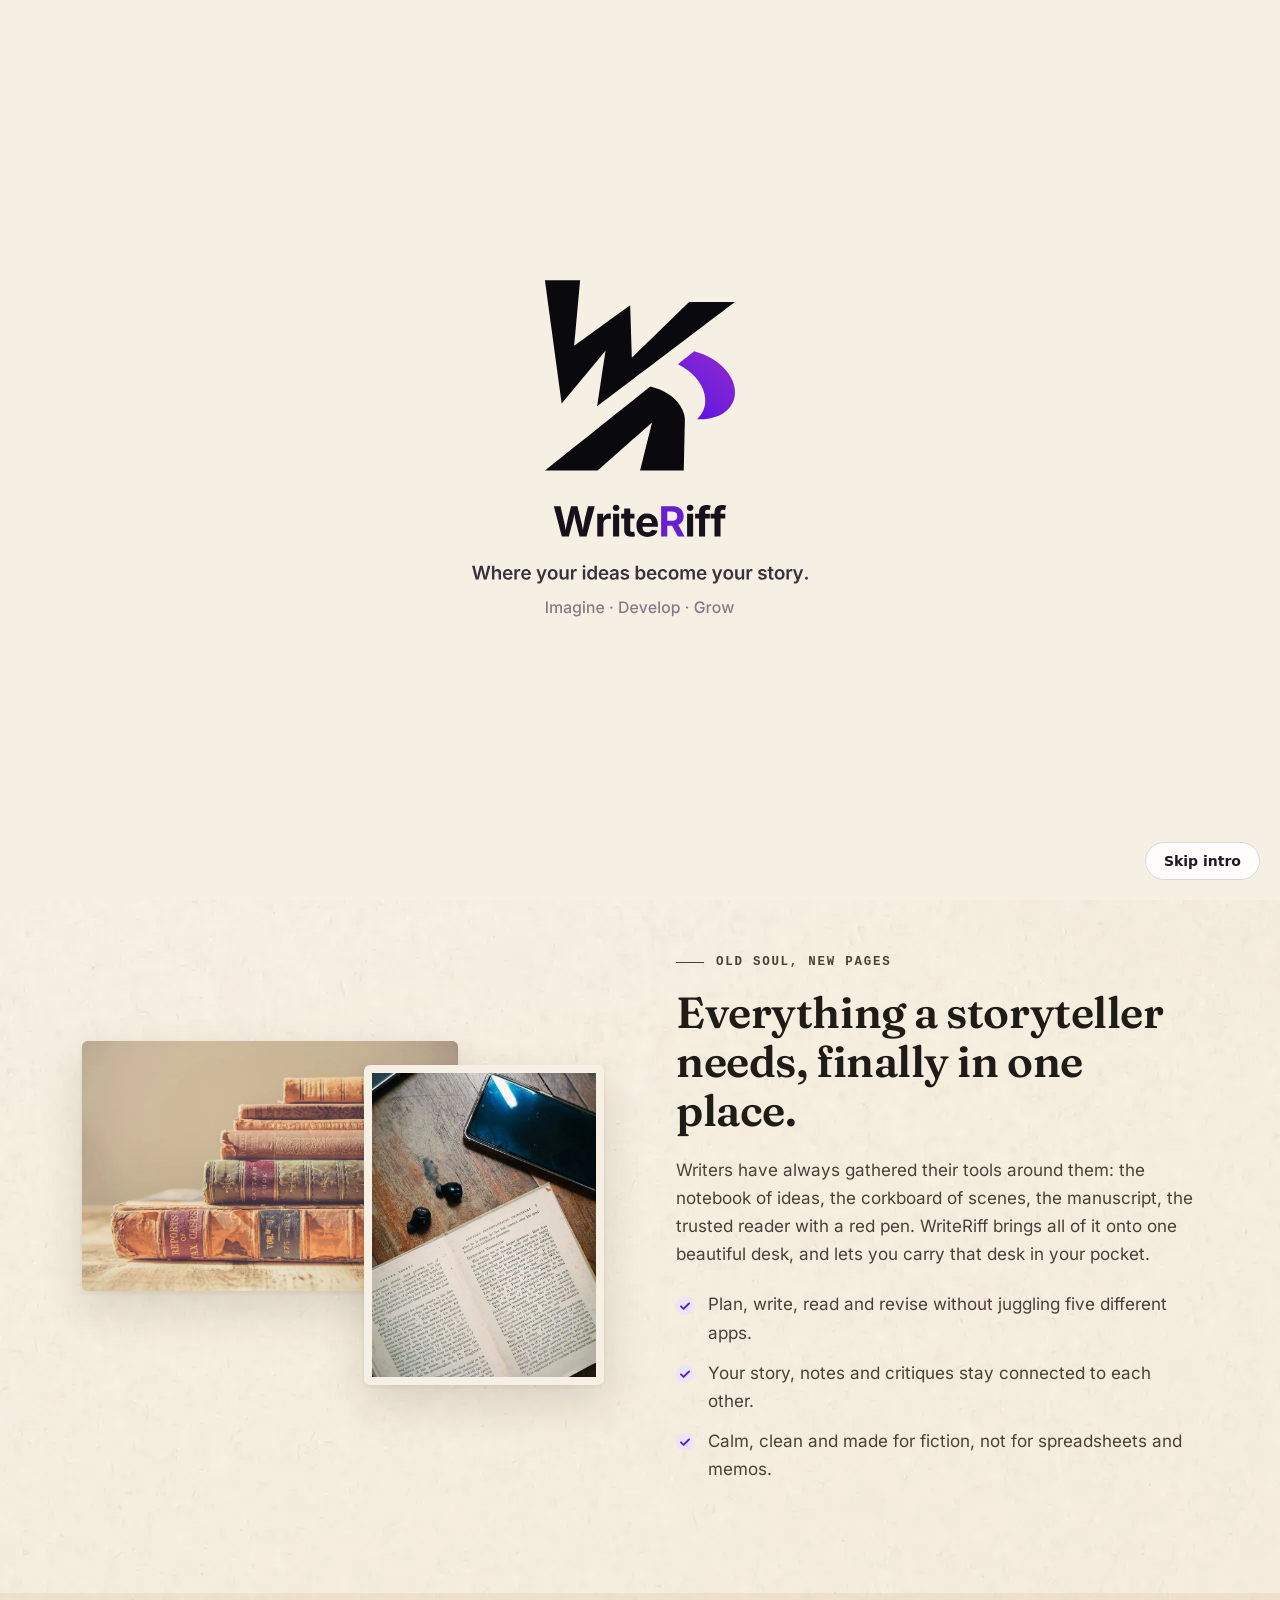
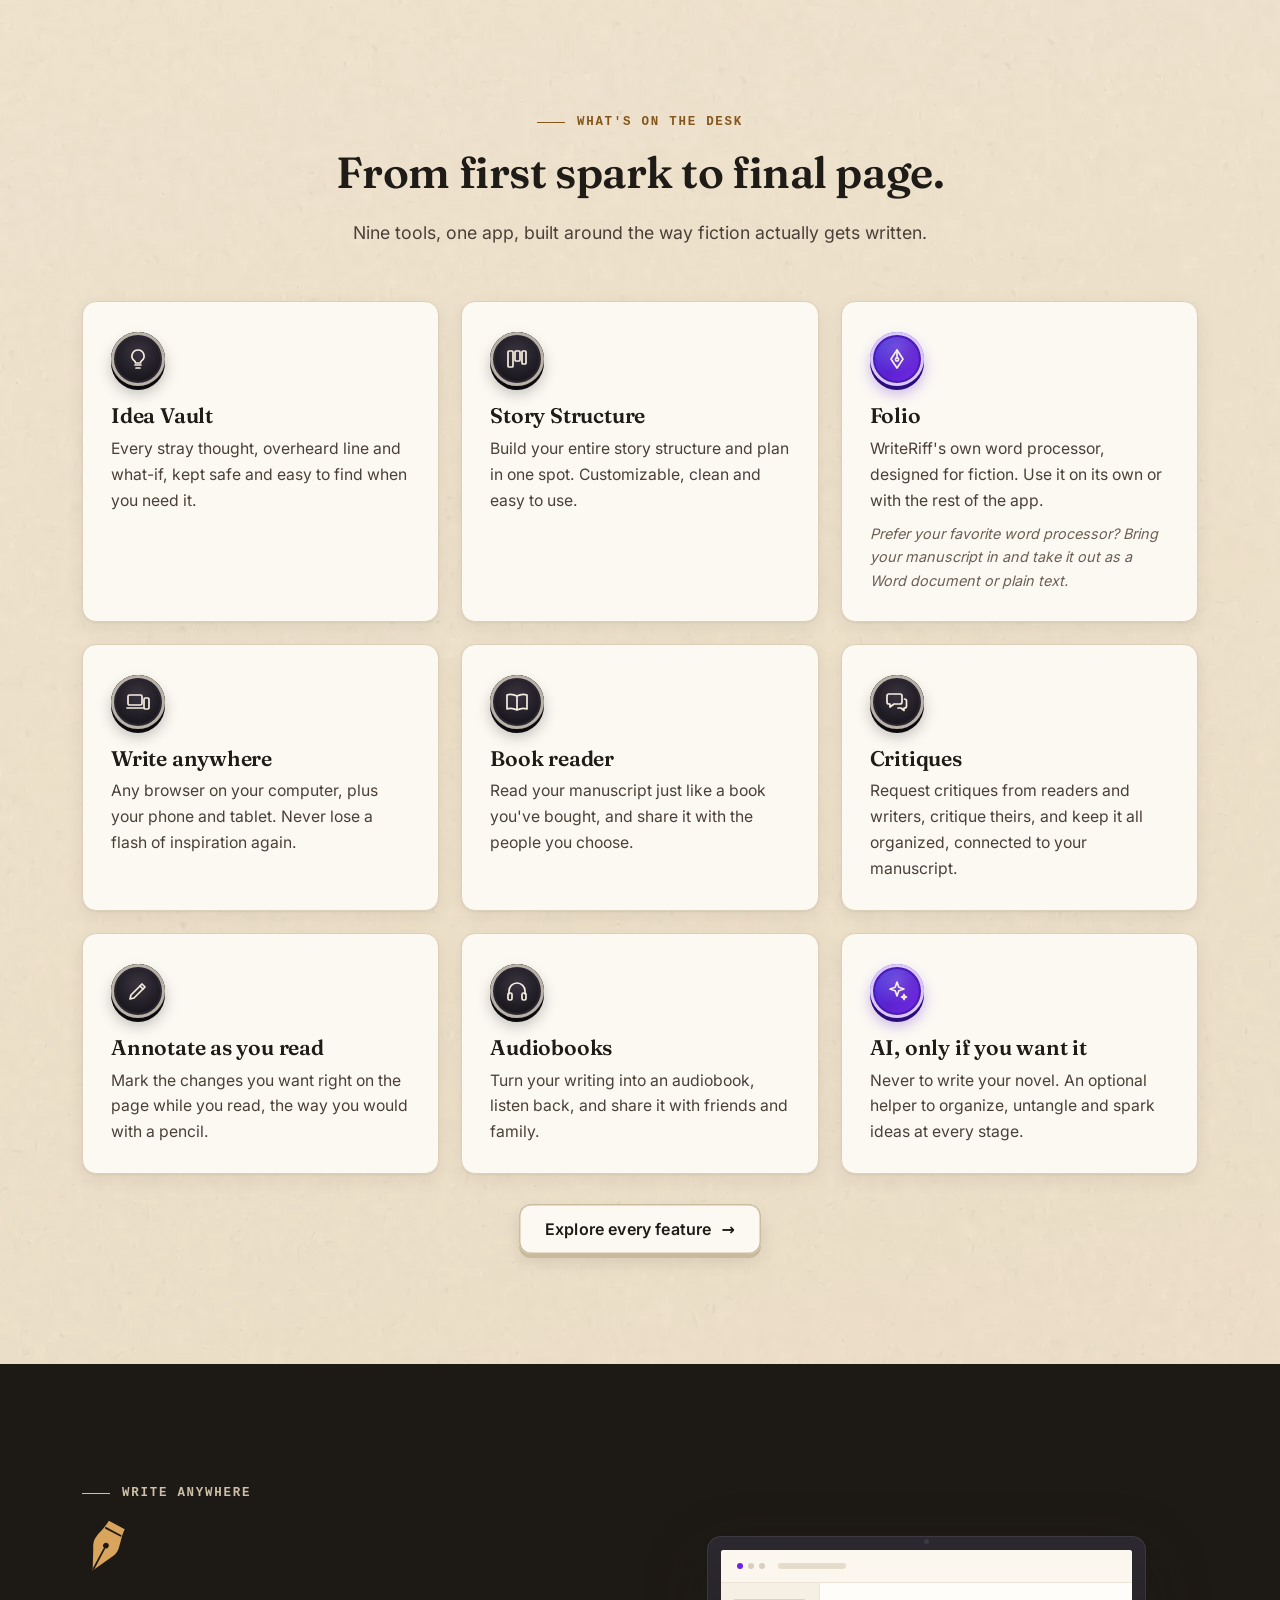
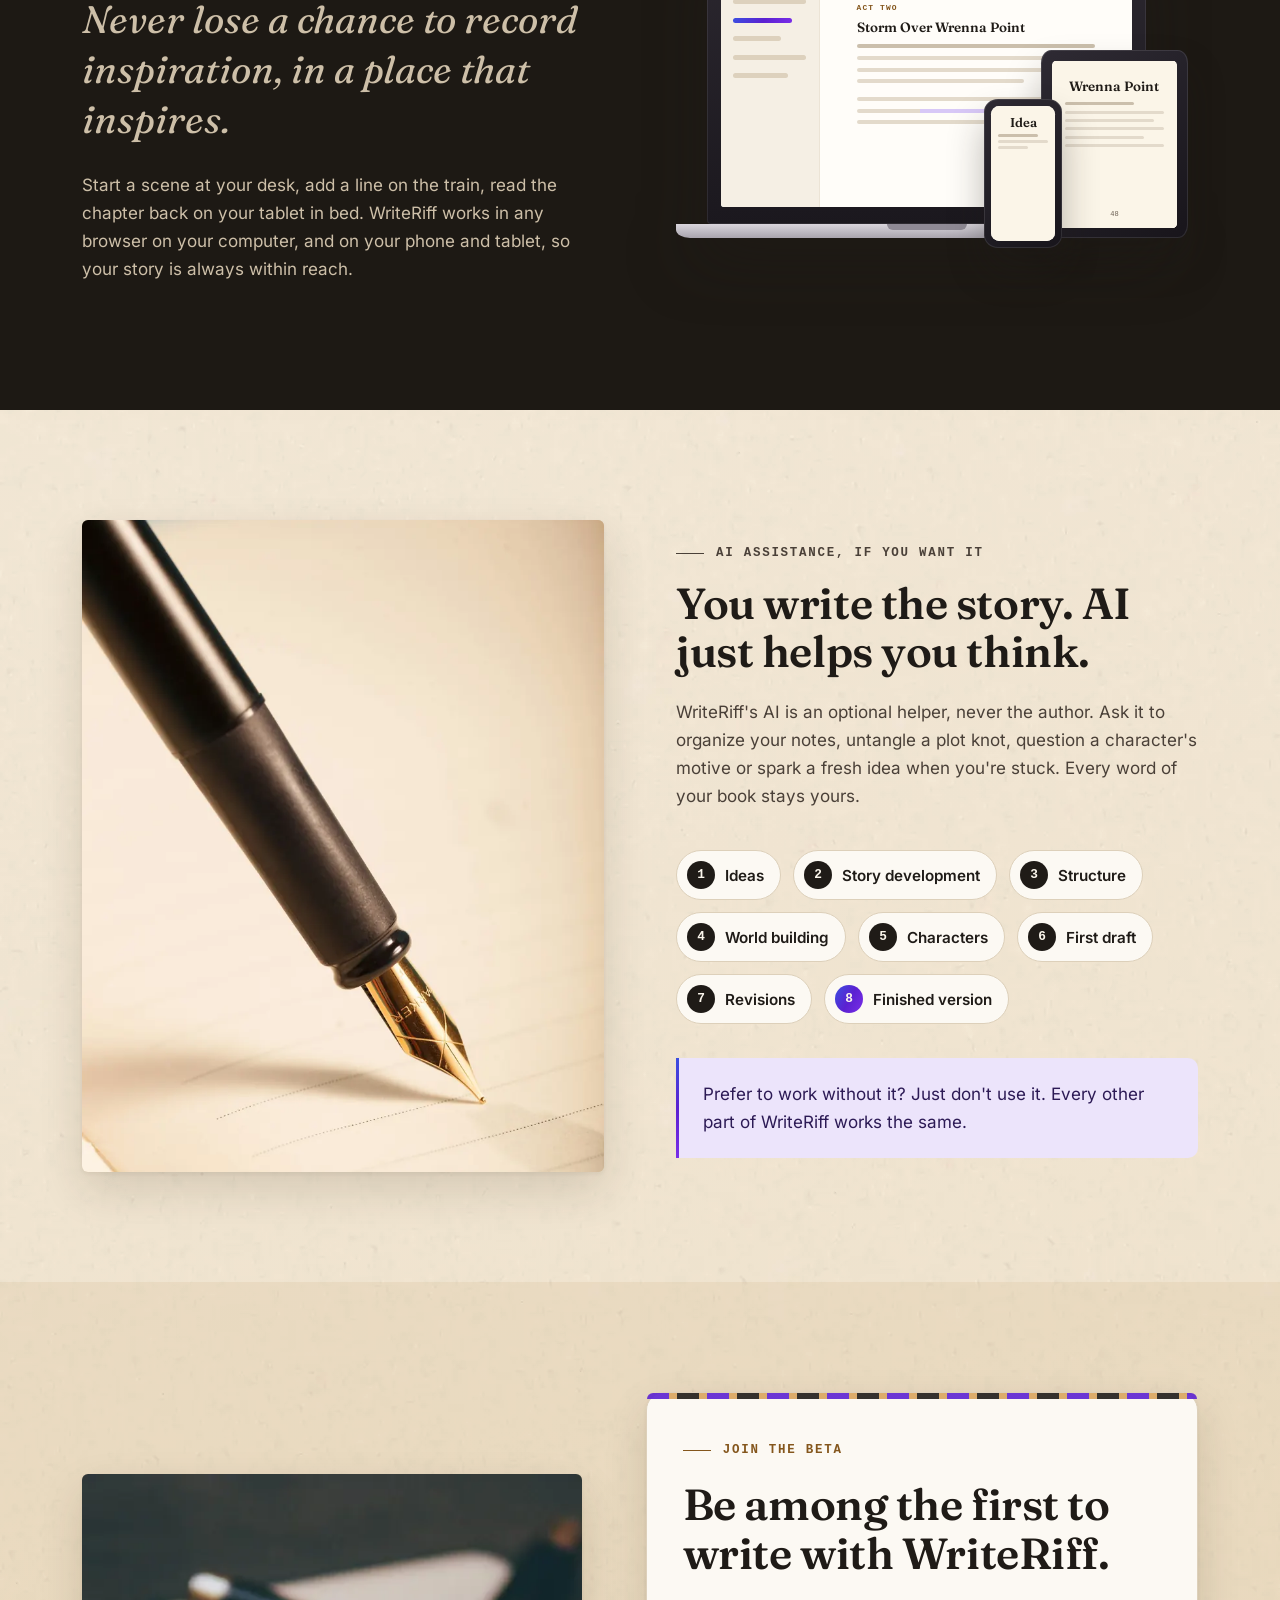
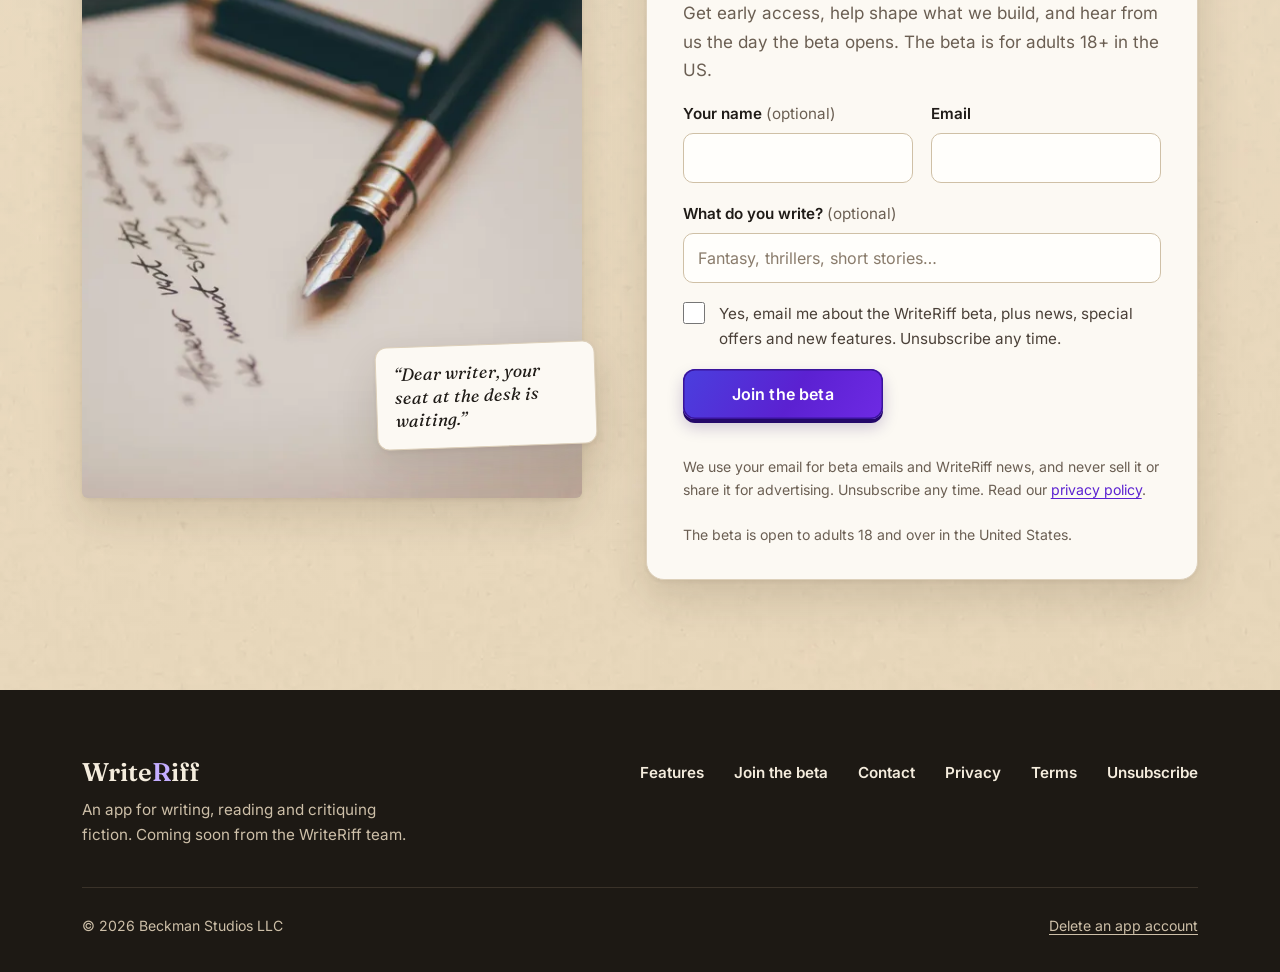
<file: index.html>
<!doctype html>
<html lang="en">
<head>
<meta charset="utf-8">
<meta name="viewport" content="width=device-width, initial-scale=1">
<script>(function(){document.documentElement.classList.add('js');var q=new URLSearchParams(location.search),s=false;try{s=localStorage.getItem('wr-intro-seen')==='1'}catch(e){}var p=q.get('intro')!=='0'&&(q.get('intro')==='1'||!s);document.documentElement.classList.add(p?'intro-on':'intro-off');if(window.matchMedia&&matchMedia('(prefers-reduced-motion: reduce)').matches)document.documentElement.classList.add('reduced')})()</script>
<title>WriteRiff is coming: write, read and critique fiction in one app</title>
<meta name="description" content="WriteRiff is a new app for fiction writers: plan your story, write in Folio, read your book like a real e-book and trade critiques with readers and writers. Join the beta.">
<link rel="canonical" href="https://writeriff.com/">
<meta property="og:type" content="website">
<meta property="og:site_name" content="WriteRiff">
<meta property="og:title" content="WriteRiff is coming: write, read and critique fiction in one app">
<meta property="og:description" content="WriteRiff is a new app for fiction writers: plan your story, write in Folio, read your book like a real e-book and trade critiques with readers and writers. Join the beta.">
<meta property="og:url" content="https://writeriff.com/">
<meta property="og:image" content="https://writeriff.com/assets/og-image.jpg">
<meta property="og:image:width" content="1200">
<meta property="og:image:height" content="630">
<meta property="og:image:alt" content="WriteRiff is coming: write, read and critique fiction, all in one place.">
<meta name="twitter:card" content="summary_large_image">
<meta name="twitter:title" content="WriteRiff is coming: write, read and critique fiction in one app">
<meta name="twitter:description" content="WriteRiff is a new app for fiction writers: plan your story, write in Folio, read your book like a real e-book and trade critiques with readers and writers. Join the beta.">
<meta name="twitter:image" content="https://writeriff.com/assets/og-image.jpg">
<link rel="icon" href="favicon.ico" sizes="any">
<link rel="icon" type="image/png" sizes="32x32" href="assets/favicon-32.png">
<link rel="apple-touch-icon" href="assets/apple-touch-icon.png">
<meta name="theme-color" content="#f6f0e4">
<link rel="preload" href="assets/fonts/fraunces-latin-600-normal.woff2" as="font" type="font/woff2" crossorigin>
<link rel="preload" href="assets/fonts/inter-latin-400-normal.woff2" as="font" type="font/woff2" crossorigin>
<link rel="stylesheet" href="css/site.css">
<script type="application/ld+json">
{
 "@context": "https://schema.org",
 "@graph": [
  {
   "@type": "Organization",
   "@id": "https://writeriff.com/#organization",
   "name": "Beckman Studios LLC",
   "brand": {
    "@type": "Brand",
    "name": "WriteRiff"
   },
   "url": "https://writeriff.com/",
   "logo": {
    "@type": "ImageObject",
    "url": "https://writeriff.com/assets/icon-512.png",
    "width": 512,
    "height": 512
   },
   "email": "hello@writeriff.com"
  },
  {
   "@type": "WebSite",
   "@id": "https://writeriff.com/#website",
   "name": "WriteRiff",
   "url": "https://writeriff.com/",
   "inLanguage": "en",
   "publisher": {
    "@id": "https://writeriff.com/#organization"
   }
  },
  {
   "@type": "SoftwareApplication",
   "@id": "https://writeriff.com/#app",
   "name": "WriteRiff",
   "description": "An app for writing, reading and critiquing fiction: Idea Vault, Story Structure, the Folio word processor, a book reader, critiques, annotations, audiobooks and optional AI help.",
   "applicationCategory": "BusinessApplication",
   "applicationSubCategory": "Writing",
   "operatingSystem": "Web, iOS, iPadOS, Android",
   "url": "https://writeriff.com/",
   "image": "https://writeriff.com/assets/og-image.jpg",
   "publisher": {
    "@id": "https://writeriff.com/#organization"
   }
  }
 ]
}
</script>
</head>
<body>
<a class="skip" href="#main">Skip to content</a>
<header class="site-header">
  <div class="wrap header-inner">
    <a class="brand" href="./"><span class="brand-mark" id="brandMark" aria-hidden="true"><span class="brand-mark-anim" id="brandMarkAnim"></span></span><span class="brand-word" id="brandWord">Write<span class="r">R</span>iff</span><span class="sr-only"> home</span></a>
    <button class="nav-toggle" type="button" aria-expanded="false" aria-controls="site-nav"><span class="nav-toggle-bars" aria-hidden="true"></span><span>Menu</span></button>
    <nav class="site-nav" id="site-nav" aria-label="Main">
      <a href="features/">Features</a>
      <a href="contact/">Contact</a>
      <a class="key key-primary key-sm" href="beta/">Join the beta</a>
    </nav>
  </div>
</header>
<main id="main">

<section class="hero">
  <div class="wrap hero-grid">
    <div>
      <p class="eyebrow">WriteRiff is coming</p>
      <h1 class="typed" data-typed><span class="typed-vis">Timeless craft. <span class="accent">A modern writing desk.</span></span></h1>
      <p class="lede" data-reveal>WriteRiff is a new app for writing, reading and critiquing fiction. Plan your story, write it in a word processor made for novelists, read it like a finished book and trade critiques with readers and writers, on your computer, phone and tablet.</p>
      <div class="actions" data-reveal data-reveal-delay="120">
        <a class="key key-primary" href="beta/">Join the beta <span class="arrow" aria-hidden="true">&rarr;</span></a>
        <a class="key key-ghost" href="features/">See the features</a>
      </div>
      <p class="hero-note" data-reveal data-reveal-delay="200">We'll email you the moment the beta opens. For adults 18+ in the US.</p>
    </div>

    <div class="hero-visual">
      <div class="stamp" aria-hidden="true"><span>Now in<b>the works</b></span></div>
      <figure class="photo framed hero-photo" data-reveal>
        <picture>
          <source media="(width > 600px)" srcset="assets/img/typewriter-desk.webp">
          <img src="assets/img/typewriter-desk.webp"
               srcset="assets/img/typewriter-desk-720w.webp 720w, assets/img/typewriter-desk-1080w.webp 1080w, assets/img/typewriter-desk.webp 1400w"
               sizes="calc((100vw - 32px) * 0.94 - 20px)" width="1400" height="933" alt="A pale vintage typewriter on a warm wooden desk, seen from above" fetchpriority="high">
        </picture>
        <picture>
          <source media="(width > 600px)" srcset="assets/img/typewriter-desk.webp">
          <img class="sepia" src="assets/img/typewriter-desk.webp"
               srcset="assets/img/typewriter-desk-720w.webp 720w, assets/img/typewriter-desk-1080w.webp 1080w, assets/img/typewriter-desk.webp 1400w"
               sizes="calc((100vw - 32px) * 0.94 - 20px)" width="1400" height="933" alt="" aria-hidden="true">
        </picture>
      </figure>
      <div class="laptop" data-reveal data-reveal-delay="260" aria-hidden="true">
        <div class="laptop-lid">
          <div class="screen">
            <div class="ui">
              <div class="ui-top"><span class="ui-dot p"></span><span class="ui-dot"></span><span class="ui-dot"></span><span class="ui-tab"></span></div>
              <div class="ui-body">
                <div class="ui-side"><i class="on"></i><i></i><i style="width:70%"></i><i></i><i style="width:55%"></i><i style="width:80%"></i></div>
                <div class="ui-page">
                  <div class="ui-chap">Chapter 3</div>
                  <p class="ui-h">The Lamps of Wrenna Point</p>
                  <span class="ui-l dk"></span><span class="ui-l" style="--w:94%"></span><span class="ui-l hl"></span><span class="ui-l" style="--w:88%"></span><span class="ui-l" style="--w:60%"></span>
                  <div class="ui-gap"></div>
                  <span class="ui-l"></span><span class="ui-l" style="--w:91%"></span><span class="ui-l" style="--w:97%"></span><span class="ui-l" style="--w:72%"></span>
                </div>
              </div>
            </div>
            <div class="ui-note"><b>Note</b><i></i><i style="width:70%"></i><i style="width:85%"></i></div>
          </div>
        </div>
        <div class="laptop-base"></div>
      </div>
      <div class="phone" data-reveal data-reveal-delay="420" aria-hidden="true">
        <div class="screen">
          <div class="ui-reader">
            <p class="ui-h">Chapter 3</p>
            <span class="ui-l dk" style="--w:80%"></span><span class="ui-l"></span><span class="ui-l" style="--w:92%"></span><span class="ui-l"></span><span class="ui-l" style="--w:86%"></span><span class="ui-l"></span><span class="ui-l" style="--w:64%"></span>
            <div class="ui-progress"><span></span></div>
            <div class="pg">12 / 248</div>
          </div>
        </div>
      </div>
    </div>
  </div>
</section>

<hr class="rule">

<section class="section">
  <div class="wrap split">
    <div class="split-media collage" data-reveal>
      <figure class="photo">
        <picture>
          <source media="(width > 600px)" srcset="assets/img/old-books.webp">
          <img src="assets/img/old-books.webp"
               srcset="assets/img/old-books-576w.webp 576w, assets/img/old-books-864w.webp 864w, assets/img/old-books.webp 1000w"
               sizes="calc((100vw - 32px) * 0.72)" width="1000" height="666" loading="lazy" decoding="async" alt="A stack of old leather-bound books on a wooden table">
        </picture>
        <picture>
          <source media="(width > 600px)" srcset="assets/img/old-books.webp">
          <img class="sepia" src="assets/img/old-books.webp"
               srcset="assets/img/old-books-576w.webp 576w, assets/img/old-books-864w.webp 864w, assets/img/old-books.webp 1000w"
               sizes="calc((100vw - 32px) * 0.72)" width="1000" height="666" loading="lazy" decoding="async" alt="" aria-hidden="true">
        </picture>
      </figure>
      <figure class="photo">
        <picture>
          <source media="(width > 600px)" srcset="assets/img/book-phone-laptop.webp">
          <img src="assets/img/book-phone-laptop.webp"
               srcset="assets/img/book-phone-laptop-352w.webp 352w, assets/img/book-phone-laptop-528w.webp 528w, assets/img/book-phone-laptop.webp 720w"
               sizes="calc((100vw - 32px) * 0.46 - 10px)" width="720" height="1080" loading="lazy" decoding="async" alt="An open old book beside a smartphone and the corner of a laptop on a wooden desk">
        </picture>
        <picture>
          <source media="(width > 600px)" srcset="assets/img/book-phone-laptop.webp">
          <img class="sepia" src="assets/img/book-phone-laptop.webp"
               srcset="assets/img/book-phone-laptop-352w.webp 352w, assets/img/book-phone-laptop-528w.webp 528w, assets/img/book-phone-laptop.webp 720w"
               sizes="calc((100vw - 32px) * 0.46 - 10px)" width="720" height="1080" loading="lazy" decoding="async" alt="" aria-hidden="true">
        </picture>
      </figure>
    </div>
    <div data-reveal data-reveal-delay="120">
      <p class="eyebrow">Old soul, new pages</p>
      <h2>Everything a storyteller needs, finally in one place.</h2>
      <p>Writers have always gathered their tools around them: the notebook of ideas, the corkboard of scenes, the manuscript, the trusted reader with a red pen. WriteRiff brings all of it onto one beautiful desk, and lets you carry that desk in your pocket.</p>
      <ul class="ticks">
        <li>Plan, write, read and revise without juggling five different apps.</li>
        <li>Your story, notes and critiques stay connected to each other.</li>
        <li>Calm, clean and made for fiction, not for spreadsheets and memos.</li>
      </ul>
    </div>
  </div>
</section>

<section class="section band-paper">
  <div class="wrap">
    <div class="section-head center" data-reveal>
      <p class="eyebrow">What's on the desk</p>
      <h2>From first spark to final page.</h2>
      <p>Nine tools, one app, built around the way fiction actually gets written.</p>
    </div>
    <div class="cards">
      <article class="card" data-reveal><span class="keycap"><svg viewBox="0 0 24 24" aria-hidden="true"><path d="M9 18h6M10 21h4M12 3a6 6 0 0 0-3.5 10.9c.6.5 1 1.2 1 2.1h5c0-.9.4-1.6 1-2.1A6 6 0 0 0 12 3z"/></svg></span><h3>Idea Vault</h3><p>Every stray thought, overheard line and what-if, kept safe and easy to find when you need it.</p></article>
      <article class="card" data-reveal data-reveal-delay="80"><span class="keycap"><svg viewBox="0 0 24 24" aria-hidden="true"><rect x="3" y="4" width="5" height="16" rx="1"/><rect x="10" y="4" width="5" height="10" rx="1"/><rect x="17" y="4" width="4" height="13" rx="1"/></svg></span><h3>Story Structure</h3><p>Build your entire story structure and plan in one spot. Customizable, clean and easy to use.</p></article>
      <article class="card" data-reveal data-reveal-delay="160"><span class="keycap p"><svg viewBox="0 0 24 24" aria-hidden="true"><path d="M12 21l-6-9 6-9 6 9-6 9z"/><circle cx="12" cy="12.5" r="1.6"/><path d="M12 3v7.8"/></svg></span><h3>Folio</h3><p>WriteRiff's own word processor, designed for fiction. Use it on its own or with the rest of the app.<span class="io"><em>Prefer your favorite word processor? Bring your manuscript in and take it out as a Word document or plain text.</em></span></p></article>
      <article class="card" data-reveal><span class="keycap"><svg viewBox="0 0 24 24" aria-hidden="true"><rect x="2" y="5" width="14" height="10" rx="1.5"/><path d="M1 18h16"/><rect x="18" y="8" width="5" height="11" rx="1.2"/></svg></span><h3>Write anywhere</h3><p>Any browser on your computer, plus your phone and tablet. Never lose a flash of inspiration again.</p></article>
      <article class="card" data-reveal data-reveal-delay="80"><span class="keycap"><svg viewBox="0 0 24 24" aria-hidden="true"><path d="M2 5c3-1 6-1 10 1v14c-4-2-7-2-10-1zM22 5c-3-1-6-1-10 1v14c4-2 7-2 10-1z"/></svg></span><h3>Book reader</h3><p>Read your manuscript just like a book you've bought, and share it with the people you choose.</p></article>
      <article class="card" data-reveal data-reveal-delay="160"><span class="keycap"><svg viewBox="0 0 24 24" aria-hidden="true"><path d="M4 4h11a2 2 0 0 1 2 2v6a2 2 0 0 1-2 2H9l-4 3v-3H4a2 2 0 0 1-2-2V6a2 2 0 0 1 2-2z"/><path d="M19.5 9a2 2 0 0 1 2 2v5a2 2 0 0 1-2 2H19v2.5L16 18h-3"/></svg></span><h3>Critiques</h3><p>Request critiques from readers and writers, critique theirs, and keep it all organized, connected to your manuscript.</p></article>
      <article class="card" data-reveal><span class="keycap"><svg viewBox="0 0 24 24" aria-hidden="true"><path d="M4 20l1-4L16 5l3 3L8 19l-4 1z"/><path d="M14 7l3 3"/></svg></span><h3>Annotate as you read</h3><p>Mark the changes you want right on the page while you read, the way you would with a pencil.</p></article>
      <article class="card" data-reveal data-reveal-delay="80"><span class="keycap"><svg viewBox="0 0 24 24" aria-hidden="true"><path d="M4 15v-3a8 8 0 0 1 16 0v3"/><rect x="3" y="14" width="4" height="7" rx="1.5"/><rect x="17" y="14" width="4" height="7" rx="1.5"/></svg></span><h3>Audiobooks</h3><p>Turn your writing into an audiobook, listen back, and share it with friends and family.</p></article>
      <article class="card" data-reveal data-reveal-delay="160"><span class="keycap p"><svg viewBox="0 0 24 24" aria-hidden="true"><path d="M12 3l1.8 5.2L19 10l-5.2 1.8L12 17l-1.8-5.2L5 10l5.2-1.8z"/><path d="M19 15.5l.7 1.8 1.8.7-1.8.7-.7 1.8-.7-1.8-1.8-.7 1.8-.7z"/></svg></span><h3>AI, only if you want it</h3><p>Never to write your novel. An optional helper to organize, untangle and spark ideas at every stage.</p></article>
    </div>
    <div class="actions" style="justify-content:center" data-reveal>
      <a class="key key-ghost" href="features/">Explore every feature <span class="arrow" aria-hidden="true">&rarr;</span></a>
    </div>
  </div>
</section>

<section class="section band-night">
  <div class="wrap split">
    <div data-reveal>
      <p class="eyebrow">Write anywhere</p>
      <p class="quote"><svg class="quote-nib" viewBox="0 0 24 36" width="26" height="40" aria-hidden="true" focusable="false"><path fill-rule="evenodd" d="M6.2 1.5h11.6c.2 5.6 1.9 9.2 2.4 13.4.3 2.6-.5 4.6-1.9 6.9L12 34.5 5.7 21.8c-1.4-2.3-2.2-4.3-1.9-6.9.5-4.2 2.2-7.8 2.4-13.4Zm5.8 13.1a1.8 1.8 0 1 0 0 3.6 1.8 1.8 0 1 0 0-3.6Z"/><path d="M12 18.4v15M6.6 6.4h10.8" fill="none" stroke="var(--night)" stroke-width="1.1" stroke-linecap="round"/></svg>Never lose a chance to record inspiration, in a place that inspires.</p>
      <p style="margin-top:26px">Start a scene at your desk, add a line on the train, read the chapter back on your tablet in bed. WriteRiff works in any browser on your computer, and on your phone and tablet, so your story is always within reach.</p>
    </div>
    <div class="devices" data-reveal data-reveal-delay="140" aria-hidden="true">
      <div class="laptop">
        <div class="laptop-lid">
          <div class="screen">
            <div class="ui">
              <div class="ui-top"><span class="ui-dot p"></span><span class="ui-dot"></span><span class="ui-dot"></span><span class="ui-tab"></span></div>
              <div class="ui-body">
                <div class="ui-side"><i></i><i class="on"></i><i style="width:65%"></i><i></i><i style="width:75%"></i></div>
                <div class="ui-page">
                  <div class="ui-chap">Act two</div>
                  <p class="ui-h">Storm Over Wrenna Point</p>
                  <span class="ui-l dk"></span><span class="ui-l" style="--w:90%"></span><span class="ui-l" style="--w:96%"></span><span class="ui-l" style="--w:70%"></span>
                  <div class="ui-gap"></div>
                  <span class="ui-l"></span><span class="ui-l hl" style="--w:88%"></span><span class="ui-l" style="--w:93%"></span>
                </div>
              </div>
            </div>
          </div>
        </div>
        <div class="laptop-base"></div>
      </div>
      <div class="tablet">
        <div class="screen">
          <div class="ui-reader">
            <p class="ui-h">Wrenna Point</p>
            <span class="ui-l dk" style="--w:70%"></span><span class="ui-l"></span><span class="ui-l" style="--w:90%"></span><span class="ui-l"></span><span class="ui-l" style="--w:80%"></span><span class="ui-l"></span>
            <div class="pg">48</div>
          </div>
        </div>
      </div>
      <div class="phone">
        <div class="screen">
          <div class="ui-reader">
            <p class="ui-h">Idea</p>
            <span class="ui-l dk" style="--w:80%"></span><span class="ui-l"></span><span class="ui-l" style="--w:60%"></span>
          </div>
        </div>
      </div>
    </div>
  </div>
</section>

<section class="section">
  <div class="wrap split flip">
    <div data-reveal>
      <p class="eyebrow">AI assistance, if you want it</p>
      <h2>You write the story. AI just helps you think.</h2>
      <p>WriteRiff's AI is an optional helper, never the author. Ask it to organize your notes, untangle a plot knot, question a character's motive or spark a fresh idea when you're stuck. Every word of your book stays yours.</p>
      <ol class="stages" aria-label="Stages where AI can help">
        <li>Ideas</li><li>Story development</li><li>Structure</li><li>World building</li><li>Characters</li><li>First draft</li><li>Revisions</li><li>Finished version</li>
      </ol>
      <div class="note-card"><p>Prefer to work without it? Just don't use it. Every other part of WriteRiff works the same.</p></div>
    </div>
    <div class="split-media" data-reveal data-reveal-delay="120">
      <figure class="photo">
        <img src="assets/img/fountain-pen.webp" width="800" height="1200" loading="lazy" decoding="async" alt="Close-up of a fountain pen nib touching cream paper">
        <img class="sepia" src="assets/img/fountain-pen.webp" width="800" height="1200" loading="lazy" decoding="async" alt="" aria-hidden="true">
      </figure>
    </div>
  </div>
</section>

<section class="section band-paper" id="join">
  <div class="wrap cta-grid">
    <div class="cta-photo" data-reveal>
      <figure class="photo">
        <img src="assets/img/pen-letter.webp" width="1000" height="666" loading="lazy" decoding="async" alt="A fountain pen resting on a handwritten letter">
        <img class="sepia" src="assets/img/pen-letter.webp" width="1000" height="666" loading="lazy" decoding="async" alt="" aria-hidden="true">
      </figure>
      <p class="tag">“Dear writer, your seat at the desk is waiting.”</p>
    </div>
    <div class="form-card" data-reveal data-reveal-delay="120">
      <p class="eyebrow">Join the beta</p>
      <h2>Be among the first to write with WriteRiff.</h2>
      <p class="muted">Get early access, help shape what we build, and hear from us the day the beta opens. The beta is for adults 18+ in the US.</p>
      <form class="form" data-wr-form="beta" novalidate method="post">
        <div class="row2">
          <div class="field"><label for="b-name">Your name <span class="opt">(optional)</span></label><input id="b-name" name="name" type="text" autocomplete="name" maxlength="100"></div>
          <div class="field"><label for="b-email">Email</label><input id="b-email" name="email" type="email" autocomplete="email" required maxlength="254"></div>
        </div>
        <div class="field"><label for="b-writes">What do you write? <span class="opt">(optional)</span></label><input id="b-writes" name="writes" type="text" maxlength="200" placeholder="Fantasy, thrillers, short stories…"></div>
        <!-- Wording from Scott, 2026-11-20 (matches the app's "special offers"). One box, unticked, required to join. -->
        <div class="check"><input id="b-updates" name="updates" type="checkbox" required><label for="b-updates">Yes, email me about the WriteRiff beta, plus news, special offers and new features. Unsubscribe any time.</label></div>
        <div class="wr-hp" aria-hidden="true"><label>Company<input name="company" tabindex="-1" autocomplete="off"></label></div>
        <button class="key key-primary" type="submit">Join the beta</button>
        <p class="form-status" data-wr-status role="status" aria-live="polite"></p>
        <p class="form-note">We use your email for beta emails and WriteRiff news, and never sell it or share it for advertising. Unsubscribe any time. Read our <a href="privacy/">privacy policy</a>.</p>
        <p class="form-note age">The beta is open to adults 18 and over in the United States.</p>
      </form>
    </div>
  </div>
</section>

</main>

<footer class="site-footer">
  <div class="wrap">
    <div class="footer-top">
      <div class="footer-brand">
        <span class="word">Write<span class="r">R</span>iff</span>
        <p>An app for writing, reading and critiquing fiction. Coming soon from the WriteRiff team.</p>
      </div>
      <nav class="footer-nav" aria-label="Footer">
        <a href="features/">Features</a>
        <a href="beta/">Join the beta</a>
        <a href="contact/">Contact</a>
        <a href="privacy/">Privacy</a>
        <a href="terms/">Terms</a>
        <a href="unsubscribe/">Unsubscribe</a>
      </nav>
    </div>
    <div class="footer-bottom">
      <span>&copy; 2026 Beckman Studios LLC</span>
      <a href="delete-account/">Delete an app account</a>
    </div>
  </div>
</footer>
<script src="assets/lottie_light.min.js"></script>
<script src="assets/scribe-logo.js"></script>
<script src="js/wr-intro.js"></script>
<script src="js/wr-reveal.js"></script>
<script src="js/wr-config.js"></script>
<script src="js/wr-forms.js"></script>
<script src="js/site.js"></script>
<!-- Cloudflare Web Analytics (cookieless; see DATA-USES.md) --><script defer src="https://static.cloudflareinsights.com/beacon.min.js" data-cf-beacon='{"token": "8a754c8033f94598a748c346a80c635e"}'></script><!-- End Cloudflare Web Analytics -->
</body>
</html>
</file>
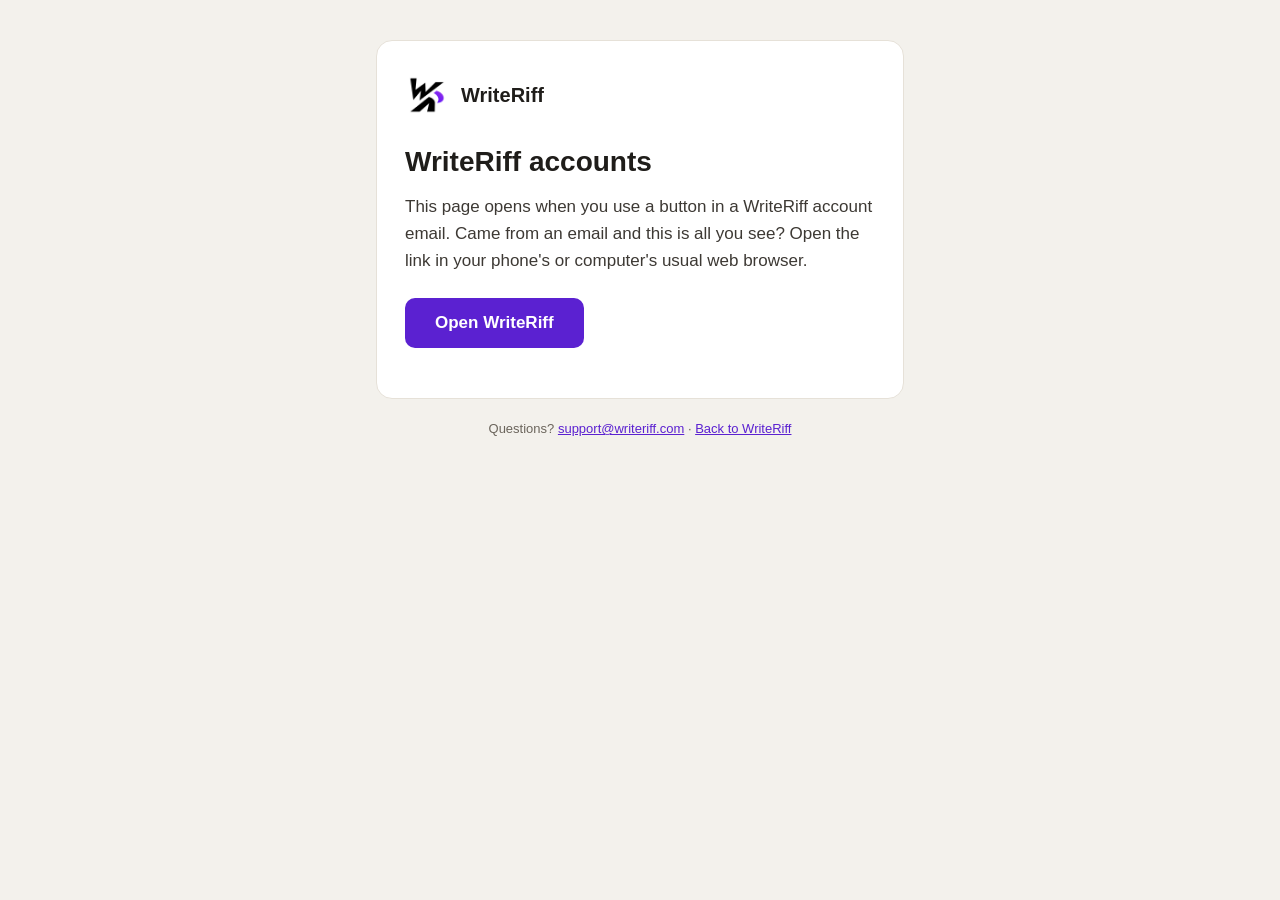
<file: account-callback/index.html>
<!doctype html>
<!-- WriteRiff account page (T1, #33, 2026-11-19; review fixes the same day). Every account email button opens this page:
     https://writeriff.com/account-callback#token_hash=...&type=signup|recovery|invite|email_change|magiclink
     The page accepts sign-in parameters only after "#", where they never reach a web server, and refuses them in the query
     string because they could appear in server logs and browser history. Opening the link uses up nothing (mail scanners
     that follow links can't spend it). The writer presses a button; only then does the page ask Supabase to check the
     link (POST /auth/v1/verify). Password reset and invitations then show a "choose a password" form on this page. Magic links
     are never checked here: the button hands the unused token to the WriteRiff app, which checks it and signs in there.
     The page wipes the link from the address bar first, never writes link text into the page, keeps any sign-in only in memory
     and signs it out when done. wr-backend / wr-key below are left empty in git: the hosting copy is made by
     `node scripts/prepare-account-callback-host.cjs` (fills in the dev project's public address and publishable key).
     The script hash in the security policy and the logo are refreshed by `node scripts/build-account-emails.cjs`; checked by
     `node scripts/check-account-emails.cjs` and `python scripts/shoot-account-emails.py`. -->
<html lang="en">
<head>
<meta charset="utf-8">
<meta name="viewport" content="width=device-width, initial-scale=1">
<meta http-equiv="Content-Security-Policy" content="default-src 'none'; img-src 'self' data:; style-src 'unsafe-inline'; script-src 'sha256-/hrHFs7Ndo4KpZGERvjwKF3M04EWTVHQny55IR6BaTM='; connect-src https://rnehrjdaruejuueztngc.supabase.co; base-uri 'none'; form-action 'none'">
<meta name="referrer" content="no-referrer">
<meta name="robots" content="noindex">
<meta name="color-scheme" content="light dark">
<meta name="wr-backend" content="https://rnehrjdaruejuueztngc.supabase.co">
<meta name="wr-key" content="sb_publishable_0HAwNWLF4Vy8m-84HymXsw_jIAR6V73">
<link rel="icon" href="../favicon.ico" sizes="any">
<link rel="icon" type="image/png" sizes="32x32" href="../assets/favicon-32.png">
<link rel="apple-touch-icon" href="../assets/apple-touch-icon.png">
<title>WriteRiff account</title>
<style>
  :root { --bg:#f3f1ec; --card:#ffffff; --line:#e6e1d8; --ink:#1f1d1a; --body:#3d3934; --muted:#6b655c; --accent:#5B21D1; --link:#5B21D1; --field:#ffffff; --warn:#a3262a; }
  @media (prefers-color-scheme: dark) { :root { --bg:#141312; --card:#1f1d1b; --line:#36332e; --ink:#f3f0ea; --body:#d8d2c8; --muted:#a59e93; --link:#c3a6ff; --field:#171615; --warn:#ff9b93; } }
  * { box-sizing: border-box; }
  html, body { margin: 0; }
  body { background: var(--bg); color: var(--body); font: 17px/1.6 Arial, Helvetica, sans-serif; min-height: 100vh; }
  main { max-width: 560px; margin: 0 auto; padding: 40px 16px 56px; }
  .card { background: var(--card); border: 1px solid var(--line); border-radius: 16px; padding: 32px 28px; }
  .brand { display: flex; align-items: center; gap: 12px; margin: 0 0 28px; color: var(--ink); font-weight: bold; font-size: 20px; }
  .brand img { width: 44px; height: 44px; border-radius: 9px; display: block; }
  h1 { color: var(--ink); font-size: 28px; line-height: 1.2; margin: 0 0 14px; }
  h1:focus { outline: none; }
  p { margin: 0 0 16px; }
  .small { color: var(--muted); font-size: 15px; }
  a { color: var(--link); }
  .button { display: inline-block; margin: 8px 0 18px; padding: 14px 30px; border: 0; border-radius: 10px; background: var(--accent); color: #fff;
            font: bold 17px/1.3 Arial, Helvetica, sans-serif; text-decoration: none; cursor: pointer; }
  .button:focus-visible { outline: 3px solid var(--link); outline-offset: 3px; }
  .button:disabled { opacity: .6; cursor: default; }
  .check { width: 56px; height: 56px; border-radius: 50%; background: #efe8fd; color: var(--accent); display: flex; align-items: center;
           justify-content: center; font-size: 30px; font-weight: bold; margin: 0 0 16px; }
  @media (prefers-color-scheme: dark) { .check { background: #2c2440; color: #c3a6ff; } }
  label { display: block; color: var(--ink); font-weight: bold; font-size: 15px; margin: 0 0 6px; }
  input { display: block; width: 100%; margin: 0 0 16px; padding: 12px 14px; border: 1px solid var(--line); border-radius: 10px;
          background: var(--field); color: var(--ink); font: 17px/1.3 Arial, Helvetica, sans-serif; }
  input:focus-visible { outline: 3px solid var(--link); outline-offset: 1px; }
  input[readonly] { border-style: dashed; color: var(--muted); }
  .warn { color: var(--warn); font-weight: bold; font-size: 15px; }
  .foot { text-align: center; color: var(--muted); font-size: 13px; margin: 20px 0 0; }
  [hidden] { display: none !important; }
  @media (max-width: 420px) { .card { padding: 26px 20px; } h1 { font-size: 25px; } }
  @media (prefers-reduced-motion: no-preference) { section { animation: wr-in .18s ease-out; } @keyframes wr-in { from { opacity: 0; } to { opacity: 1; } } }
</style>
</head>
<body>
<main>
  <div class="card">
    <a class="brand" href="/" aria-label="WriteRiff home" style="text-decoration:none"><img id="wr-logo" alt="" src="[data-uri]"><span>WriteRiff</span></a>

    <section data-state="none">
      <h1>WriteRiff accounts</h1>
      <p>This page opens when you use a button in a WriteRiff account email. Came from an email and this is all you see? Open the link in your phone's or computer's usual web browser.</p>
      <a class="button" href="writeriff://workspace">Open WriteRiff</a>
    </section>

    <section data-state="confirm_signup" hidden>
      <h1>Confirm your WriteRiff account</h1>
      <p>One tap and your account is ready.</p>
      <button class="button" type="button" data-go>Confirm my account</button>
    </section>

    <section data-state="confirm_email_change" hidden>
      <h1>Confirm your new email address</h1>
      <p>Press the button to confirm the change to your WriteRiff sign-in email.</p>
      <button class="button" type="button" data-go>Confirm the change</button>
      <p class="small">Didn't ask for this? Just close this page, and your email address stays the same.</p>
    </section>

    <section data-state="confirm_recovery" hidden>
      <h1>Reset your password</h1>
      <p>Press the button, then choose a new password for your WriteRiff account.</p>
      <button class="button" type="button" data-go>Choose a new password</button>
      <p class="small">Didn't ask for this? Just close this page, and your password stays the same.</p>
    </section>

    <section data-state="confirm_invite" hidden>
      <h1>You're invited to WriteRiff</h1>
      <p>Accept the invitation, then choose the password you'll use to sign in.</p>
      <button class="button" type="button" data-go>Accept the invitation</button>
    </section>

    <section data-state="working" hidden>
      <h1 aria-live="polite">Checking your link&hellip;</h1>
      <p class="small">This takes a moment.</p>
    </section>

    <section data-state="password" hidden>
      <h1>Choose a new password</h1>
      <form id="pw-form" novalidate>
        <label for="pw-account">Account</label>
        <input id="pw-account" type="email" autocomplete="username" readonly>
        <label for="pw-new">New password (at least 12 characters)</label>
        <input id="pw-new" type="password" autocomplete="new-password" minlength="12" maxlength="72" required>
        <label for="pw-again">Type it again</label>
        <input id="pw-again" type="password" autocomplete="new-password" minlength="12" maxlength="72" required>
        <div role="alert">
          <p class="warn" data-msg="short" hidden>Use at least 12 characters.</p>
          <p class="warn" data-msg="mismatch" hidden>The two passwords don't match.</p>
          <p class="warn" data-msg="weak" hidden>That password is too easy to guess. Try a longer one, or a few unrelated words.</p>
          <p class="warn" data-msg="same" hidden>That's your current password. Choose a new one.</p>
          <p class="warn" data-msg="failed" hidden>We couldn't save it. Check your connection and try again.</p>
        </div>
        <button class="button" type="submit" id="pw-save">Save my password</button>
      </form>
    </section>

    <section data-state="password_saved" hidden>
      <div class="check" aria-hidden="true">&#10003;</div>
      <h1>Password saved</h1>
      <p>Go back to WriteRiff and sign in with your email address and your new password.</p>
      <a class="button" href="writeriff://workspace">Open WriteRiff</a>
      <p class="small">Button doesn't open the app? Just open WriteRiff from your home screen or apps list.</p>
    </section>

    <section data-state="signup" hidden>
      <div class="check" aria-hidden="true">&#10003;</div>
      <h1>You're confirmed!</h1>
      <p>Your WriteRiff account is ready. Go back to WriteRiff and sign in with your email address and password.</p>
      <a class="button" href="writeriff://workspace">Open WriteRiff</a>
      <p class="small">Button doesn't open the app? Just open WriteRiff from your home screen or apps list.</p>
    </section>

    <section data-state="email_change" hidden>
      <div class="check" aria-hidden="true">&#10003;</div>
      <h1>Email address confirmed</h1>
      <p>Your new email address is confirmed. Use it the next time you sign in to WriteRiff.</p>
      <a class="button" href="writeriff://workspace">Open WriteRiff</a>
    </section>

    <section data-state="email_change_pending" hidden>
      <h1>One down, one to go</h1>
      <p>This address is confirmed. We also sent a link to your other email address: open that email and use its button too, to finish the change.</p>
    </section>

    <section data-state="magiclink" hidden>
      <h1>Sign in to WriteRiff</h1>
      <p>Press the button on the phone or tablet where WriteRiff is installed. The app checks the link and signs you in.</p>
      <a class="button" id="open-app" href="writeriff://workspace">Open WriteRiff to sign in</a>
      <p class="small">On a computer? Sign in with your email address and password instead, or open this email on your phone.</p>
    </section>

    <section data-state="offline" hidden>
      <h1>We couldn't reach WriteRiff</h1>
      <p>Check your internet connection, then try again. Your link hasn't been used yet.</p>
      <button class="button" type="button" data-retry>Try again</button>
    </section>

    <section data-state="unavailable" hidden>
      <h1>Not quite ready</h1>
      <p>This page isn't connected to WriteRiff yet, so your link wasn't used. Email <a href="mailto:support@writeriff.com">support@writeriff.com</a> and we'll sort it out.</p>
    </section>

    <section data-state="expired" hidden>
      <h1>This link has expired</h1>
      <p>Email links work once and expire after 1 hour. If you already used this one, you're all set.</p>
      <p>Otherwise, open WriteRiff and ask for a new email from the sign-in screen or <strong>App Settings &rarr; Account</strong>.</p>
      <a class="button" href="writeriff://workspace">Open WriteRiff</a>
    </section>

    <section data-state="link_refused" hidden>
      <h1>This link didn't work</h1>
      <p>For your security, this link can't be used. Open WriteRiff and ask for a new email from the sign-in screen or <strong>App Settings &rarr; Account</strong>, then use the button in that new email.</p>
      <a class="button" href="writeriff://workspace">Open WriteRiff</a>
    </section>
  </div>
  <p class="foot">Questions? <a href="mailto:support@writeriff.com">support@writeriff.com</a> &middot; <a href="/">Back to WriteRiff</a></p>
</main>
<script>
(function () {
  "use strict";
  var raw = (location.hash || "").slice(1);
  var query = (location.search || "").slice(1);
  // Wipe the secret part of the link from the address bar and history before anything else.
  if (location.hash || location.search) { try { history.replaceState(null, "", location.pathname); } catch (e) {} }
  var has = function (o, k) { return Object.prototype.hasOwnProperty.call(o, k); };
  var decode = function (s) { return decodeURIComponent(s.replace(/\+/g, " ")); };
  var p = Object.create(null);
  raw.split("&").forEach(function (pair) {
    if (!pair) return;
    var i = pair.indexOf("=");
    var key = i < 0 ? pair : pair.slice(0, i);
    var value = i < 0 ? "" : pair.slice(i + 1);
    try { key = decode(key); value = decode(value); } catch (e) { return; }
    if (!(key in p)) p[key] = value;
  });
  var refused = query.split("&").some(function (pair) {
    if (!pair) return false;
    var i = pair.indexOf("=");
    var key;
    try { key = decode(i < 0 ? pair : pair.slice(0, i)); } catch (e) { return true; }
    if (/^(token_hash|token|access_token|refresh_token|provider_token|provider_refresh_token|code|type)$/.test(key)) return true;
    // Preserve query error handling, including precedence for a matching fragment key.
    if (/^(error|error_code|error_description)$/.test(key) && !(key in p)) {
      try { p[key] = i < 0 ? "" : decode(pair.slice(i + 1)); } catch (e) {}
    }
    return false;
  });
  if (refused) { show("link_refused"); return; }

  // Link word -> Supabase verify type. Magic links are not verified here (the app does it).
  var VERIFY = { signup: "email", email_change: "email_change", recovery: "recovery", invite: "invite" };
  var TOKEN = /^[A-Za-z0-9_-]{20,512}$/;
  var type = typeof p.type === "string" ? p.type : "";
  var token = typeof p.token_hash === "string" ? p.token_hash : "";
  var meta = function (name) { var m = document.querySelector('meta[name="' + name + '"]'); return (m && m.getAttribute("content")) || ""; };
  var backend = meta("wr-backend");
  var key = meta("wr-key");
  var configured = /^https:\/\/[a-z0-9]{20}\.supabase\.co$/.test(backend) && /^[A-Za-z0-9._-]{20,1000}$/.test(key);
  var session = null;

  function show(name, focus) {
    var sections = document.querySelectorAll("section[data-state]");
    for (var n = 0; n < sections.length; n++) sections[n].hidden = sections[n].getAttribute("data-state") !== name;
    document.documentElement.setAttribute("data-state", name);
    if (focus) {
      var target = document.querySelector('section[data-state="' + name + '"] ' + (focus === true ? "h1" : focus));
      if (target) { if (focus === true) target.setAttribute("tabindex", "-1"); try { target.focus(); } catch (e) {} }
    }
  }
  function message(name) {
    var all = document.querySelectorAll("[data-msg]");
    for (var n = 0; n < all.length; n++) all[n].hidden = all[n].getAttribute("data-msg") !== name;
  }
  function api(method, route, body, bearer) {
    var headers = { "apikey": key, "Content-Type": "application/json" };
    if (bearer) headers.Authorization = "Bearer " + bearer;
    return fetch(backend + route, { method: method, headers: headers, body: body ? JSON.stringify(body) : undefined,
      credentials: "omit", cache: "no-store", redirect: "error", referrerPolicy: "no-referrer" })
      .then(function (r) {
        return r.json().then(function (j) { return j; }, function () { return null; })
          .then(function (j) { return { ok: r.ok, status: r.status, body: j && typeof j === "object" ? j : {} }; });
      });
  }
  // Ends the sign-in this page received (it is only needed to save a password), so nothing stays signed in here.
  function signOut() {
    if (!session) return;
    var access = session;
    session = null;
    api("POST", "/auth/v1/logout?scope=local", null, access).then(null, function () {});
  }
  function verify() {
    if (!token) { show("expired", true); return; }
    show("working", true);
    api("POST", "/auth/v1/verify", { type: VERIFY[type], token_hash: token }).then(function (r) {
      var b = r.body;
      if (r.status >= 500 || r.status === 429) { show("offline", true); return; }
      token = "";
      if (r.ok && typeof b.access_token === "string" && /^[A-Za-z0-9_-]+\.[A-Za-z0-9_-]+\.[A-Za-z0-9_-]+$/.test(b.access_token)) {
        session = b.access_token;
        if (type === "recovery" || type === "invite") {
          var email = b.user && typeof b.user.email === "string" ? b.user.email : "";
          document.getElementById("pw-account").value = email;
          document.getElementById("pw-account").hidden = !email;
          document.querySelector('label[for="pw-account"]').hidden = !email;
          message("");
          show("password", "#pw-new");
          return;
        }
        signOut();
        show(type, true);
      } else if (r.ok && type === "email_change") {
        show("email_change_pending", true);
      } else {
        show("expired", true);
      }
    }, function () { show("offline", true); });
  }

  var state = "none";
  if (p.error || p.error_code || p.error_description) state = "expired";
  else if (type === "magiclink") state = TOKEN.test(token) ? "magiclink" : "expired";
  else if (has(VERIFY, type)) state = !TOKEN.test(token) ? "expired" : configured ? "confirm_" + type : "unavailable";
  if (state === "magiclink") {
    document.getElementById("open-app").setAttribute("href", "writeriff://account-callback?type=magiclink&token_hash=" + encodeURIComponent(token));
  }

  var go = document.querySelectorAll("[data-go]");
  for (var g = 0; g < go.length; g++) go[g].addEventListener("click", verify);
  var retry = document.querySelector("[data-retry]");
  if (retry) retry.addEventListener("click", function () { show("confirm_" + type, true); });
  var form = document.getElementById("pw-form");
  form.addEventListener("submit", function (event) {
    event.preventDefault();
    var first = document.getElementById("pw-new");
    var again = document.getElementById("pw-again");
    var save = document.getElementById("pw-save");
    if (first.value.length < 12) { message("short"); first.focus(); return; }
    if (first.value !== again.value) { message("mismatch"); again.focus(); return; }
    if (!session) { show("expired", true); return; }
    message("");
    save.disabled = true;
    api("PUT", "/auth/v1/user", { password: first.value }, session).then(function (r) {
      save.disabled = false;
      if (r.ok) { first.value = ""; again.value = ""; signOut(); show("password_saved", true); return; }
      var code = r.body.error_code || r.body.code;
      if (code === "weak_password") message("weak");
      else if (code === "same_password") message("same");
      else if (r.status === 401 || r.status === 403) { session = null; show("expired", true); }
      else message("failed");
    }, function () { save.disabled = false; message("failed"); });
  });
  show(state);
})();
</script>
</body>
</html>
</file>
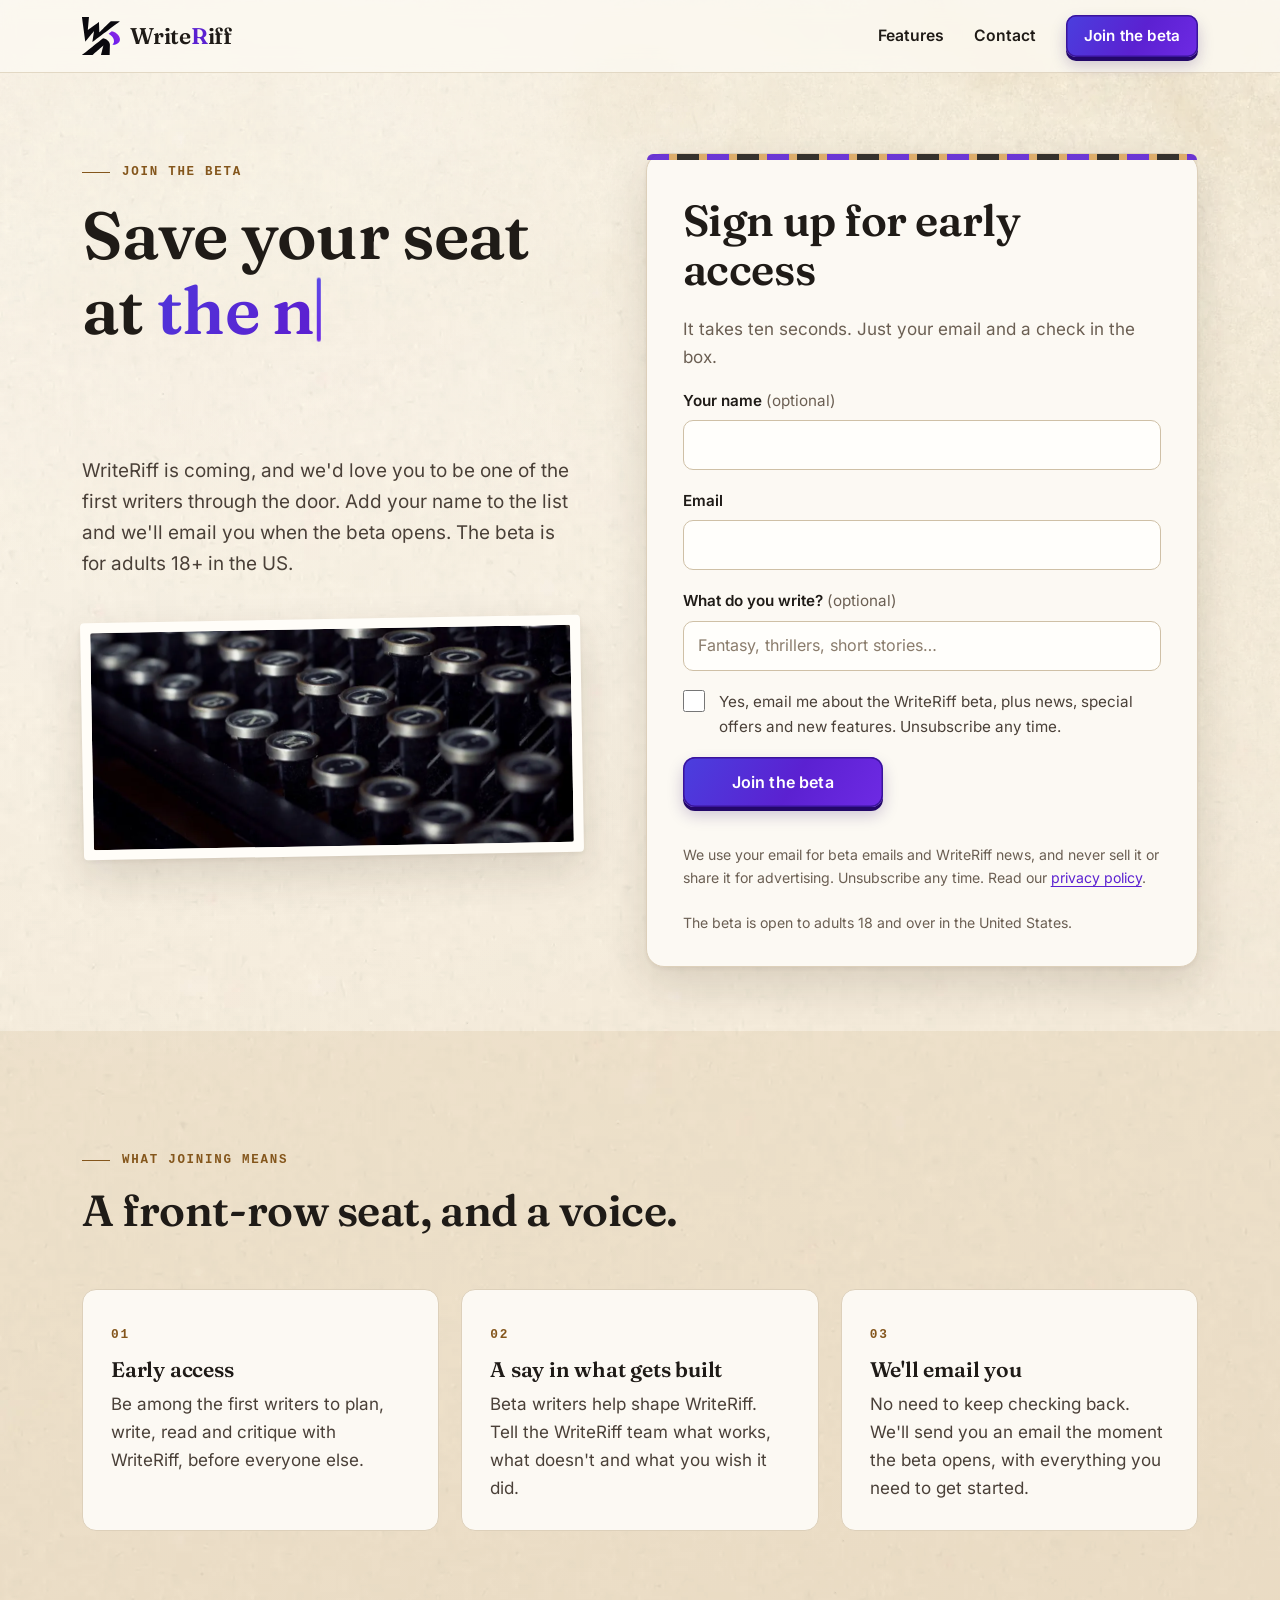
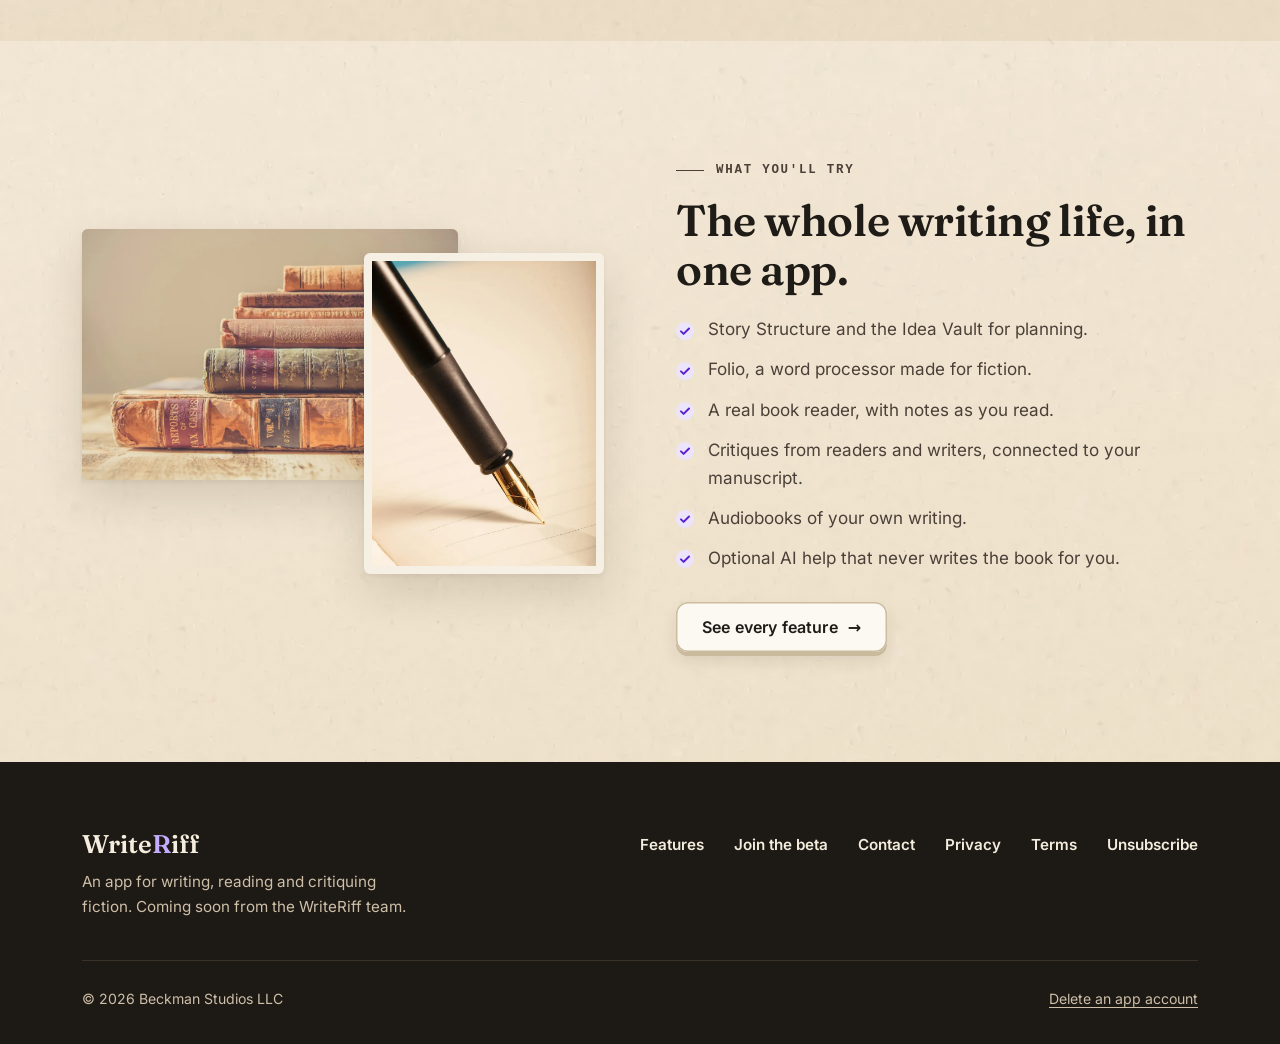
<file: beta/index.html>
<!doctype html>
<html lang="en">
<head>
<meta charset="utf-8">
<meta name="viewport" content="width=device-width, initial-scale=1">
<script>(function(){document.documentElement.classList.add('js');var q=new URLSearchParams(location.search),s=false;try{s=localStorage.getItem('wr-intro-seen')==='1'}catch(e){}var p=q.get('intro')!=='0'&&(q.get('intro')==='1'||!s);document.documentElement.classList.add(p?'intro-on':'intro-off');if(window.matchMedia&&matchMedia('(prefers-reduced-motion: reduce)').matches)document.documentElement.classList.add('reduced')})()</script>
<title>Join the WriteRiff beta</title>
<meta name="description" content="Sign up for the WriteRiff beta: early access to the new app for fiction writers, a say in what gets built, and an email the moment it opens.">
<link rel="canonical" href="https://writeriff.com/beta/">
<meta property="og:type" content="website">
<meta property="og:site_name" content="WriteRiff">
<meta property="og:title" content="Join the WriteRiff beta">
<meta property="og:description" content="Sign up for the WriteRiff beta: early access to the new app for fiction writers, a say in what gets built, and an email the moment it opens.">
<meta property="og:url" content="https://writeriff.com/beta/">
<meta property="og:image" content="https://writeriff.com/assets/og-image.jpg">
<meta property="og:image:width" content="1200">
<meta property="og:image:height" content="630">
<meta property="og:image:alt" content="WriteRiff is coming: write, read and critique fiction, all in one place.">
<meta name="twitter:card" content="summary_large_image">
<meta name="twitter:title" content="Join the WriteRiff beta">
<meta name="twitter:description" content="Sign up for the WriteRiff beta: early access to the new app for fiction writers, a say in what gets built, and an email the moment it opens.">
<meta name="twitter:image" content="https://writeriff.com/assets/og-image.jpg">
<link rel="icon" href="../favicon.ico" sizes="any">
<link rel="icon" type="image/png" sizes="32x32" href="../assets/favicon-32.png">
<link rel="apple-touch-icon" href="../assets/apple-touch-icon.png">
<meta name="theme-color" content="#f6f0e4">
<link rel="preload" href="../assets/fonts/fraunces-latin-600-normal.woff2" as="font" type="font/woff2" crossorigin>
<link rel="preload" href="../assets/fonts/inter-latin-400-normal.woff2" as="font" type="font/woff2" crossorigin>
<link rel="stylesheet" href="../css/site.css">
</head>
<body>
<a class="skip" href="#main">Skip to content</a>
<header class="site-header">
  <div class="wrap header-inner">
    <a class="brand" href="../"><span class="brand-mark" id="brandMark" aria-hidden="true"><span class="brand-mark-anim" id="brandMarkAnim"></span></span><span class="brand-word" id="brandWord">Write<span class="r">R</span>iff</span><span class="sr-only"> home</span></a>
    <button class="nav-toggle" type="button" aria-expanded="false" aria-controls="site-nav"><span class="nav-toggle-bars" aria-hidden="true"></span><span>Menu</span></button>
    <nav class="site-nav" id="site-nav" aria-label="Main">
      <a href="../features/">Features</a>
      <a href="../contact/">Contact</a>
      <a class="key key-primary key-sm" href="../beta/" aria-current="page">Join the beta</a>
    </nav>
  </div>
</header>
<main id="main">

<section class="page-hero">
  <div class="wrap cta-grid" style="align-items:start">
    <div>
      <p class="eyebrow">Join the beta</p>
      <h1 class="typed" data-typed><span class="typed-vis">Save your seat at <span class="accent">the new writing desk.</span></span></h1>
      <p class="lede" data-reveal>WriteRiff is coming, and we'd love you to be one of the first writers through the door. Add your name to the list and we'll email you when the beta opens. The beta is for adults 18+ in the US.</p>
      <figure class="photo framed" data-reveal data-reveal-delay="120" style="margin-top:40px;transform:rotate(-1deg)">
        <img src="../assets/img/typewriter-keys.webp" width="1000" height="452" alt="Close-up of the round keys of an antique typewriter">
        <img class="sepia" src="../assets/img/typewriter-keys.webp" width="1000" height="452" alt="" aria-hidden="true">
      </figure>
    </div>
    <div class="form-card" data-reveal data-reveal-delay="160">
      <h2>Sign up for early access</h2>
      <p class="muted">It takes ten seconds. Just your email and a check in the box.</p>
      <form class="form" data-wr-form="beta" novalidate method="post">
        <div class="field"><label for="b-name">Your name <span class="opt">(optional)</span></label><input id="b-name" name="name" type="text" autocomplete="name" maxlength="100"></div>
        <div class="field"><label for="b-email">Email</label><input id="b-email" name="email" type="email" autocomplete="email" required maxlength="254"></div>
        <div class="field"><label for="b-writes">What do you write? <span class="opt">(optional)</span></label><input id="b-writes" name="writes" type="text" maxlength="200" placeholder="Fantasy, thrillers, short stories…"></div>
        <!-- Wording from Scott, 2026-11-20 (matches the app's "special offers"). One box, unticked, required to join. -->
        <div class="check"><input id="b-updates" name="updates" type="checkbox" required><label for="b-updates">Yes, email me about the WriteRiff beta, plus news, special offers and new features. Unsubscribe any time.</label></div>
        <div class="wr-hp" aria-hidden="true"><label>Company<input name="company" tabindex="-1" autocomplete="off"></label></div>
        <button class="key key-primary" type="submit">Join the beta</button>
        <p class="form-status" data-wr-status role="status" aria-live="polite"></p>
        <p class="form-note">We use your email for beta emails and WriteRiff news, and never sell it or share it for advertising. Unsubscribe any time. Read our <a href="../privacy/">privacy policy</a>.</p>
        <p class="form-note age">The beta is open to adults 18 and over in the United States.</p>
      </form>
    </div>
  </div>
</section>

<section class="section band-paper">
  <div class="wrap">
    <div class="section-head" data-reveal>
      <p class="eyebrow">What joining means</p>
      <h2>A front-row seat, and a voice.</h2>
    </div>
    <div class="perks">
      <div class="perk" data-reveal><span class="num">01</span><h3>Early access</h3><p>Be among the first writers to plan, write, read and critique with WriteRiff, before everyone else.</p></div>
      <div class="perk" data-reveal data-reveal-delay="100"><span class="num">02</span><h3>A say in what gets built</h3><p>Beta writers help shape WriteRiff. Tell the WriteRiff team what works, what doesn't and what you wish it did.</p></div>
      <div class="perk" data-reveal data-reveal-delay="200"><span class="num">03</span><h3>We'll email you</h3><p>No need to keep checking back. We'll send you an email the moment the beta opens, with everything you need to get started.</p></div>
    </div>
  </div>
</section>

<section class="section">
  <div class="wrap split">
    <div class="split-media collage" data-reveal>
      <figure class="photo">
        <picture>
          <source media="(width > 600px)" srcset="../assets/img/old-books.webp">
          <img src="../assets/img/old-books.webp"
               srcset="../assets/img/old-books-576w.webp 576w, ../assets/img/old-books-864w.webp 864w, ../assets/img/old-books.webp 1000w"
               sizes="calc((100vw - 32px) * 0.72)" width="1000" height="666" loading="lazy" decoding="async" alt="A stack of old leather-bound books on a wooden table">
        </picture>
        <picture>
          <source media="(width > 600px)" srcset="../assets/img/old-books.webp">
          <img class="sepia" src="../assets/img/old-books.webp"
               srcset="../assets/img/old-books-576w.webp 576w, ../assets/img/old-books-864w.webp 864w, ../assets/img/old-books.webp 1000w"
               sizes="calc((100vw - 32px) * 0.72)" width="1000" height="666" loading="lazy" decoding="async" alt="" aria-hidden="true">
        </picture>
      </figure>
      <figure class="photo">
        <img src="../assets/img/fountain-pen.webp" width="800" height="1200" loading="lazy" decoding="async" alt="Close-up of a fountain pen nib touching cream paper">
        <img class="sepia" src="../assets/img/fountain-pen.webp" width="800" height="1200" loading="lazy" decoding="async" alt="" aria-hidden="true">
      </figure>
    </div>
    <div data-reveal data-reveal-delay="120">
      <p class="eyebrow">What you'll try</p>
      <h2>The whole writing life, in one app.</h2>
      <ul class="ticks">
        <li>Story Structure and the Idea Vault for planning.</li>
        <li>Folio, a word processor made for fiction.</li>
        <li>A real book reader, with notes as you read.</li>
        <li>Critiques from readers and writers, connected to your manuscript.</li>
        <li>Audiobooks of your own writing.</li>
        <li>Optional AI help that never writes the book for you.</li>
      </ul>
      <div class="actions"><a class="key key-ghost" href="../features/">See every feature <span class="arrow" aria-hidden="true">&rarr;</span></a></div>
    </div>
  </div>
</section>

</main>

<footer class="site-footer">
  <div class="wrap">
    <div class="footer-top">
      <div class="footer-brand">
        <span class="word">Write<span class="r">R</span>iff</span>
        <p>An app for writing, reading and critiquing fiction. Coming soon from the WriteRiff team.</p>
      </div>
      <nav class="footer-nav" aria-label="Footer">
        <a href="../features/">Features</a>
        <a href="../beta/">Join the beta</a>
        <a href="../contact/">Contact</a>
        <a href="../privacy/">Privacy</a>
        <a href="../terms/">Terms</a>
        <a href="../unsubscribe/">Unsubscribe</a>
      </nav>
    </div>
    <div class="footer-bottom">
      <span>&copy; 2026 Beckman Studios LLC</span>
      <a href="../delete-account/">Delete an app account</a>
    </div>
  </div>
</footer>
<script src="../assets/lottie_light.min.js"></script>
<script src="../assets/scribe-logo.js"></script>
<script src="../js/wr-intro.js"></script>
<script src="../js/wr-reveal.js"></script>
<script src="../js/wr-config.js"></script>
<script src="../js/wr-forms.js"></script>
<script src="../js/site.js"></script>
<!-- Cloudflare Web Analytics (cookieless; see DATA-USES.md) --><script defer src="https://static.cloudflareinsights.com/beacon.min.js" data-cf-beacon='{"token": "8a754c8033f94598a748c346a80c635e"}'></script><!-- End Cloudflare Web Analytics -->
</body>
</html>
</file>
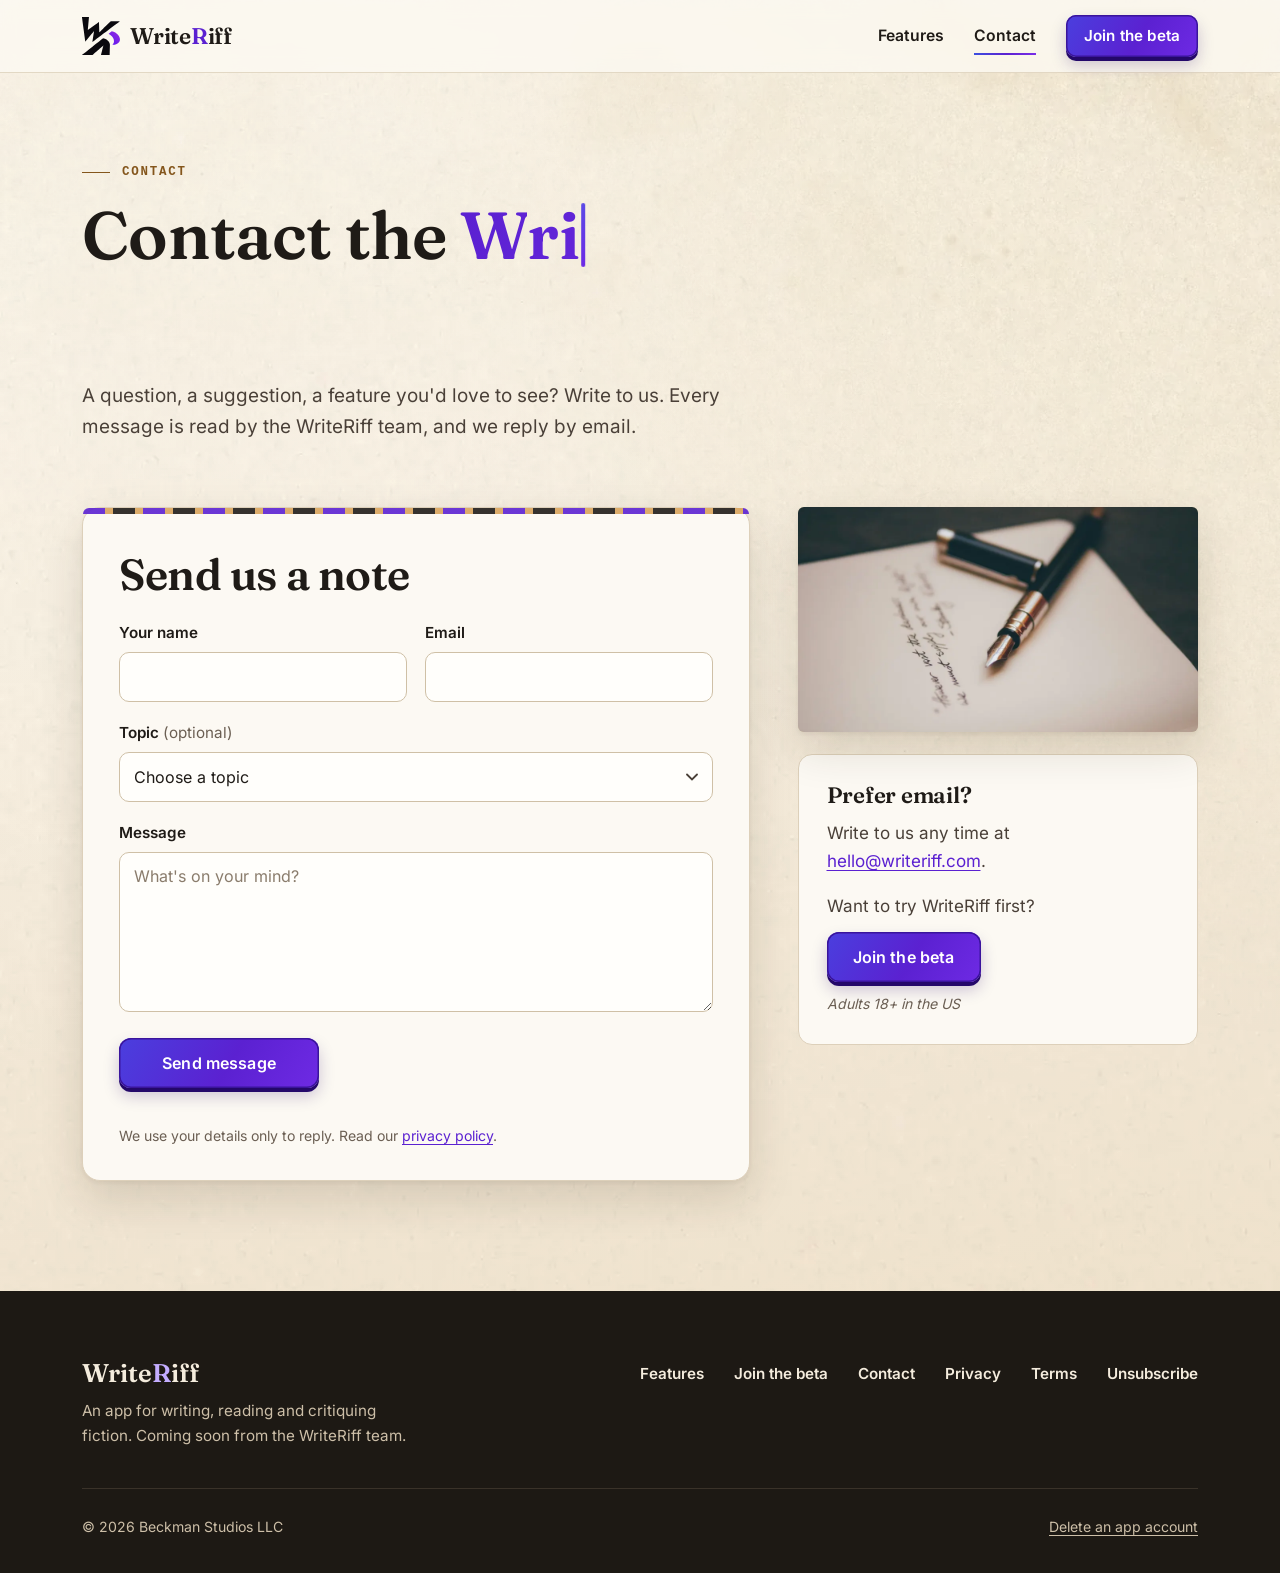
<file: contact/index.html>
<!doctype html>
<html lang="en">
<head>
<meta charset="utf-8">
<meta name="viewport" content="width=device-width, initial-scale=1">
<script>(function(){document.documentElement.classList.add('js');var q=new URLSearchParams(location.search),s=false;try{s=localStorage.getItem('wr-intro-seen')==='1'}catch(e){}var p=q.get('intro')!=='0'&&(q.get('intro')==='1'||!s);document.documentElement.classList.add(p?'intro-on':'intro-off');if(window.matchMedia&&matchMedia('(prefers-reduced-motion: reduce)').matches)document.documentElement.classList.add('reduced')})()</script>
<title>Contact the WriteRiff team</title>
<meta name="description" content="Questions, ideas or suggestions about WriteRiff, the new app for fiction writers? Send the WriteRiff team a message.">
<link rel="canonical" href="https://writeriff.com/contact/">
<meta property="og:type" content="website">
<meta property="og:site_name" content="WriteRiff">
<meta property="og:title" content="Contact the WriteRiff team">
<meta property="og:description" content="Questions, ideas or suggestions about WriteRiff, the new app for fiction writers? Send the WriteRiff team a message.">
<meta property="og:url" content="https://writeriff.com/contact/">
<meta property="og:image" content="https://writeriff.com/assets/og-image.jpg">
<meta property="og:image:width" content="1200">
<meta property="og:image:height" content="630">
<meta property="og:image:alt" content="WriteRiff is coming: write, read and critique fiction, all in one place.">
<meta name="twitter:card" content="summary_large_image">
<meta name="twitter:title" content="Contact the WriteRiff team">
<meta name="twitter:description" content="Questions, ideas or suggestions about WriteRiff, the new app for fiction writers? Send the WriteRiff team a message.">
<meta name="twitter:image" content="https://writeriff.com/assets/og-image.jpg">
<link rel="icon" href="../favicon.ico" sizes="any">
<link rel="icon" type="image/png" sizes="32x32" href="../assets/favicon-32.png">
<link rel="apple-touch-icon" href="../assets/apple-touch-icon.png">
<meta name="theme-color" content="#f6f0e4">
<link rel="preload" href="../assets/fonts/fraunces-latin-600-normal.woff2" as="font" type="font/woff2" crossorigin>
<link rel="preload" href="../assets/fonts/inter-latin-400-normal.woff2" as="font" type="font/woff2" crossorigin>
<link rel="stylesheet" href="../css/site.css">
</head>
<body>
<a class="skip" href="#main">Skip to content</a>
<header class="site-header">
  <div class="wrap header-inner">
    <a class="brand" href="../"><span class="brand-mark" id="brandMark" aria-hidden="true"><span class="brand-mark-anim" id="brandMarkAnim"></span></span><span class="brand-word" id="brandWord">Write<span class="r">R</span>iff</span><span class="sr-only"> home</span></a>
    <button class="nav-toggle" type="button" aria-expanded="false" aria-controls="site-nav"><span class="nav-toggle-bars" aria-hidden="true"></span><span>Menu</span></button>
    <nav class="site-nav" id="site-nav" aria-label="Main">
      <a href="../features/">Features</a>
      <a href="../contact/" aria-current="page">Contact</a>
      <a class="key key-primary key-sm" href="../beta/">Join the beta</a>
    </nav>
  </div>
</header>
<main id="main">

<section class="page-hero">
  <div class="wrap">
    <p class="eyebrow">Contact</p>
    <h1 class="typed" data-typed><span class="typed-vis">Contact the <span class="accent">WriteRiff team.</span></span></h1>
    <p class="lede" data-reveal>A question, a suggestion, a feature you'd love to see? Write to us. Every message is read by the WriteRiff team, and we reply by email.</p>
  </div>
</section>

<section class="section" style="padding-top:0">
  <div class="wrap contact-grid">
    <div class="form-card" data-reveal>
      <h2>Send us a note</h2>
      <form class="form" data-wr-form="contact" novalidate method="post">
        <div class="row2">
          <div class="field"><label for="c-name">Your name</label><input id="c-name" name="name" type="text" autocomplete="name" required maxlength="100"></div>
          <div class="field"><label for="c-email">Email</label><input id="c-email" name="email" type="email" autocomplete="email" required maxlength="254"></div>
        </div>
        <div class="field">
          <label for="c-topic">Topic <span class="opt">(optional)</span></label>
          <select id="c-topic" name="topic">
            <option value="">Choose a topic</option>
            <option value="question">A question</option>
            <option value="suggestion">A suggestion or idea</option>
            <option value="beta">The beta</option>
            <option value="press">Press or partnerships</option>
            <option value="other">Something else</option>
          </select>
        </div>
        <div class="field"><label for="c-message">Message</label><textarea id="c-message" name="message" required maxlength="5000" placeholder="What's on your mind?"></textarea></div>
        <div class="wr-hp" aria-hidden="true"><label>Company<input name="company" tabindex="-1" autocomplete="off"></label></div>
        <button class="key key-primary" type="submit">Send message</button>
        <p class="form-status" data-wr-status role="status" aria-live="polite"></p>
        <p class="form-note">We use your details only to reply. Read our <a href="../privacy/">privacy policy</a>.</p>
      </form>
    </div>
    <div class="aside-stack">
      <figure class="photo" data-reveal data-reveal-delay="100">
        <img src="../assets/img/pen-letter.webp" width="1000" height="666" alt="A fountain pen resting on a handwritten letter">
        <img class="sepia" src="../assets/img/pen-letter.webp" width="1000" height="666" alt="" aria-hidden="true">
      </figure>
      <div class="aside-card" data-reveal data-reveal-delay="160">
        <h2>Prefer email?</h2>
        <p>Write to us any time at <a href="mailto:hello@writeriff.com">hello@writeriff.com</a>.</p>
        <p class="aside-cta-q">Want to try WriteRiff first?</p>
        <a class="key key-primary" href="../beta/">Join the beta</a>
        <p class="aside-cta-note"><em>Adults 18+ in the US</em></p>
      </div>
    </div>
  </div>
</section>

</main>

<footer class="site-footer">
  <div class="wrap">
    <div class="footer-top">
      <div class="footer-brand">
        <span class="word">Write<span class="r">R</span>iff</span>
        <p>An app for writing, reading and critiquing fiction. Coming soon from the WriteRiff team.</p>
      </div>
      <nav class="footer-nav" aria-label="Footer">
        <a href="../features/">Features</a>
        <a href="../beta/">Join the beta</a>
        <a href="../contact/">Contact</a>
        <a href="../privacy/">Privacy</a>
        <a href="../terms/">Terms</a>
        <a href="../unsubscribe/">Unsubscribe</a>
      </nav>
    </div>
    <div class="footer-bottom">
      <span>&copy; 2026 Beckman Studios LLC</span>
      <a href="../delete-account/">Delete an app account</a>
    </div>
  </div>
</footer>
<script src="../assets/lottie_light.min.js"></script>
<script src="../assets/scribe-logo.js"></script>
<script src="../js/wr-intro.js"></script>
<script src="../js/wr-reveal.js"></script>
<script src="../js/wr-config.js"></script>
<script src="../js/wr-forms.js"></script>
<script src="../js/site.js"></script>
<!-- Cloudflare Web Analytics (cookieless; see DATA-USES.md) --><script defer src="https://static.cloudflareinsights.com/beacon.min.js" data-cf-beacon='{"token": "8a754c8033f94598a748c346a80c635e"}'></script><!-- End Cloudflare Web Analytics -->
</body>
</html>
</file>
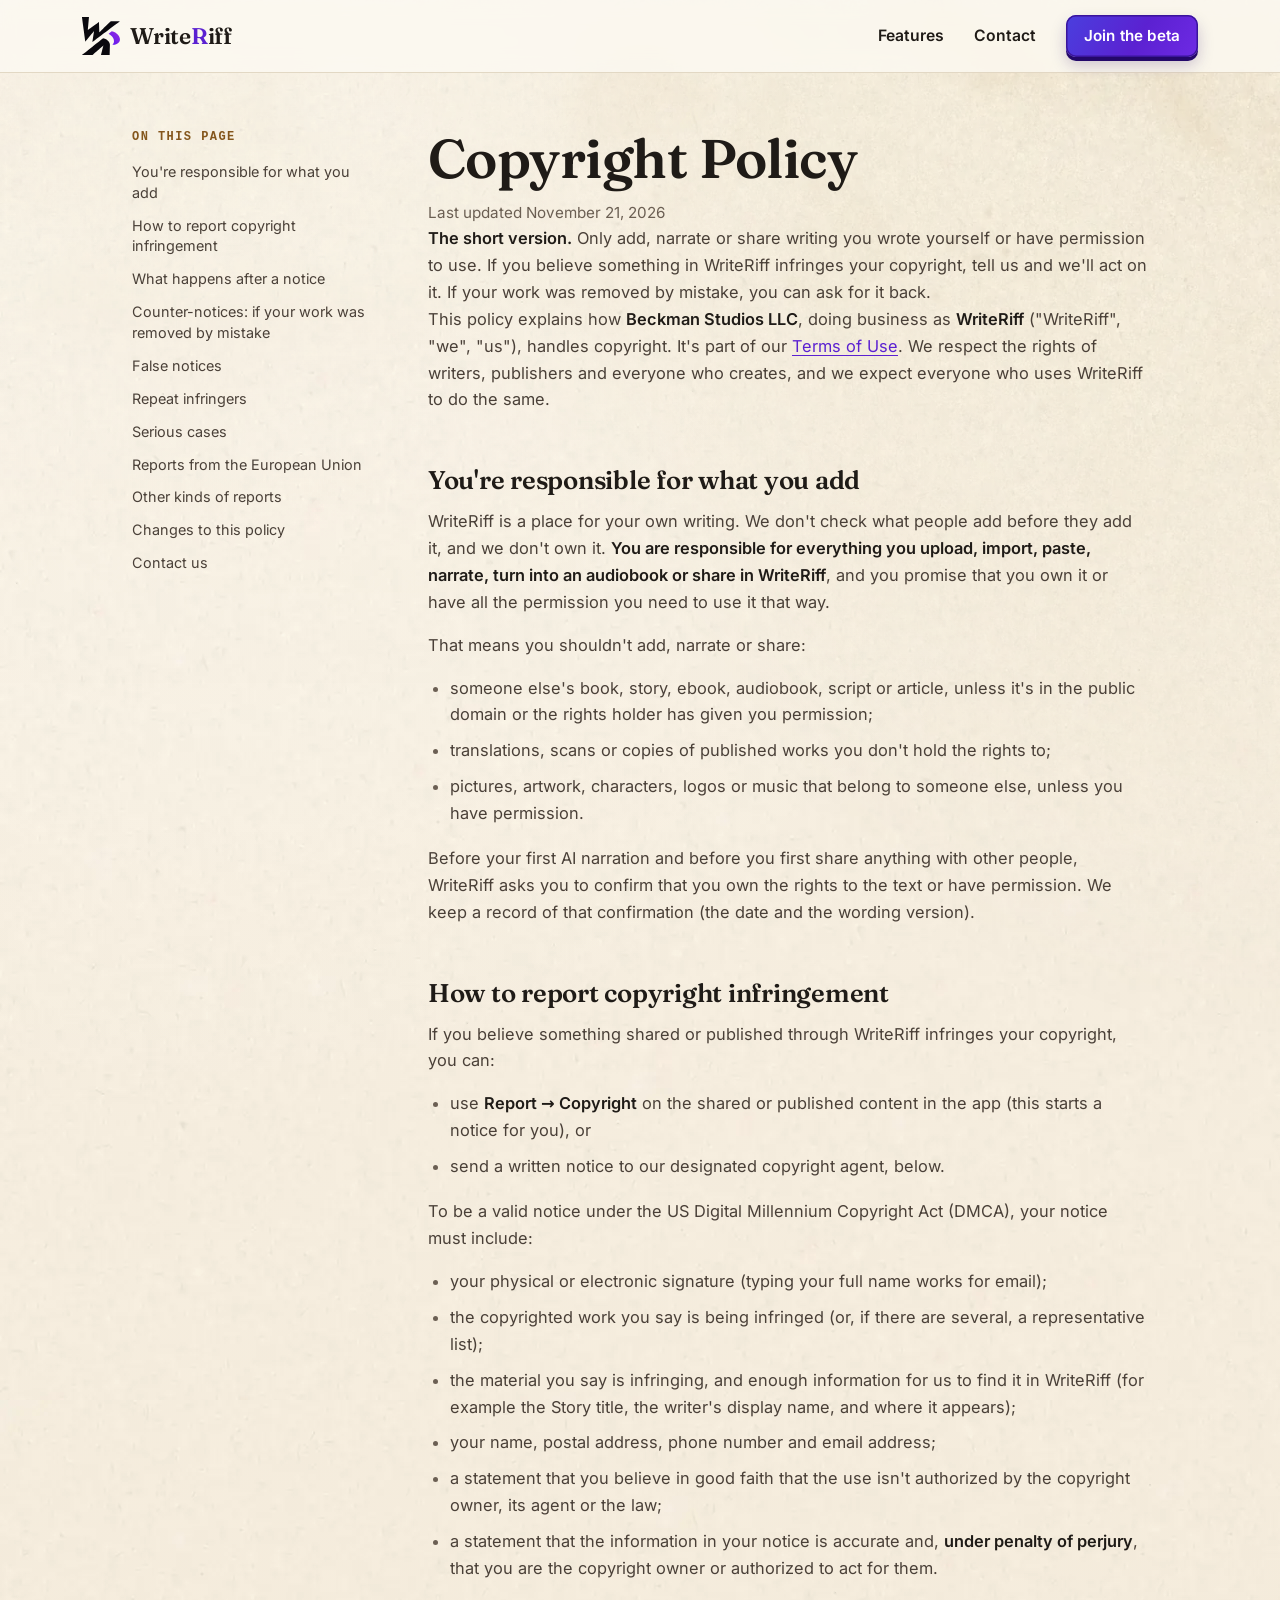
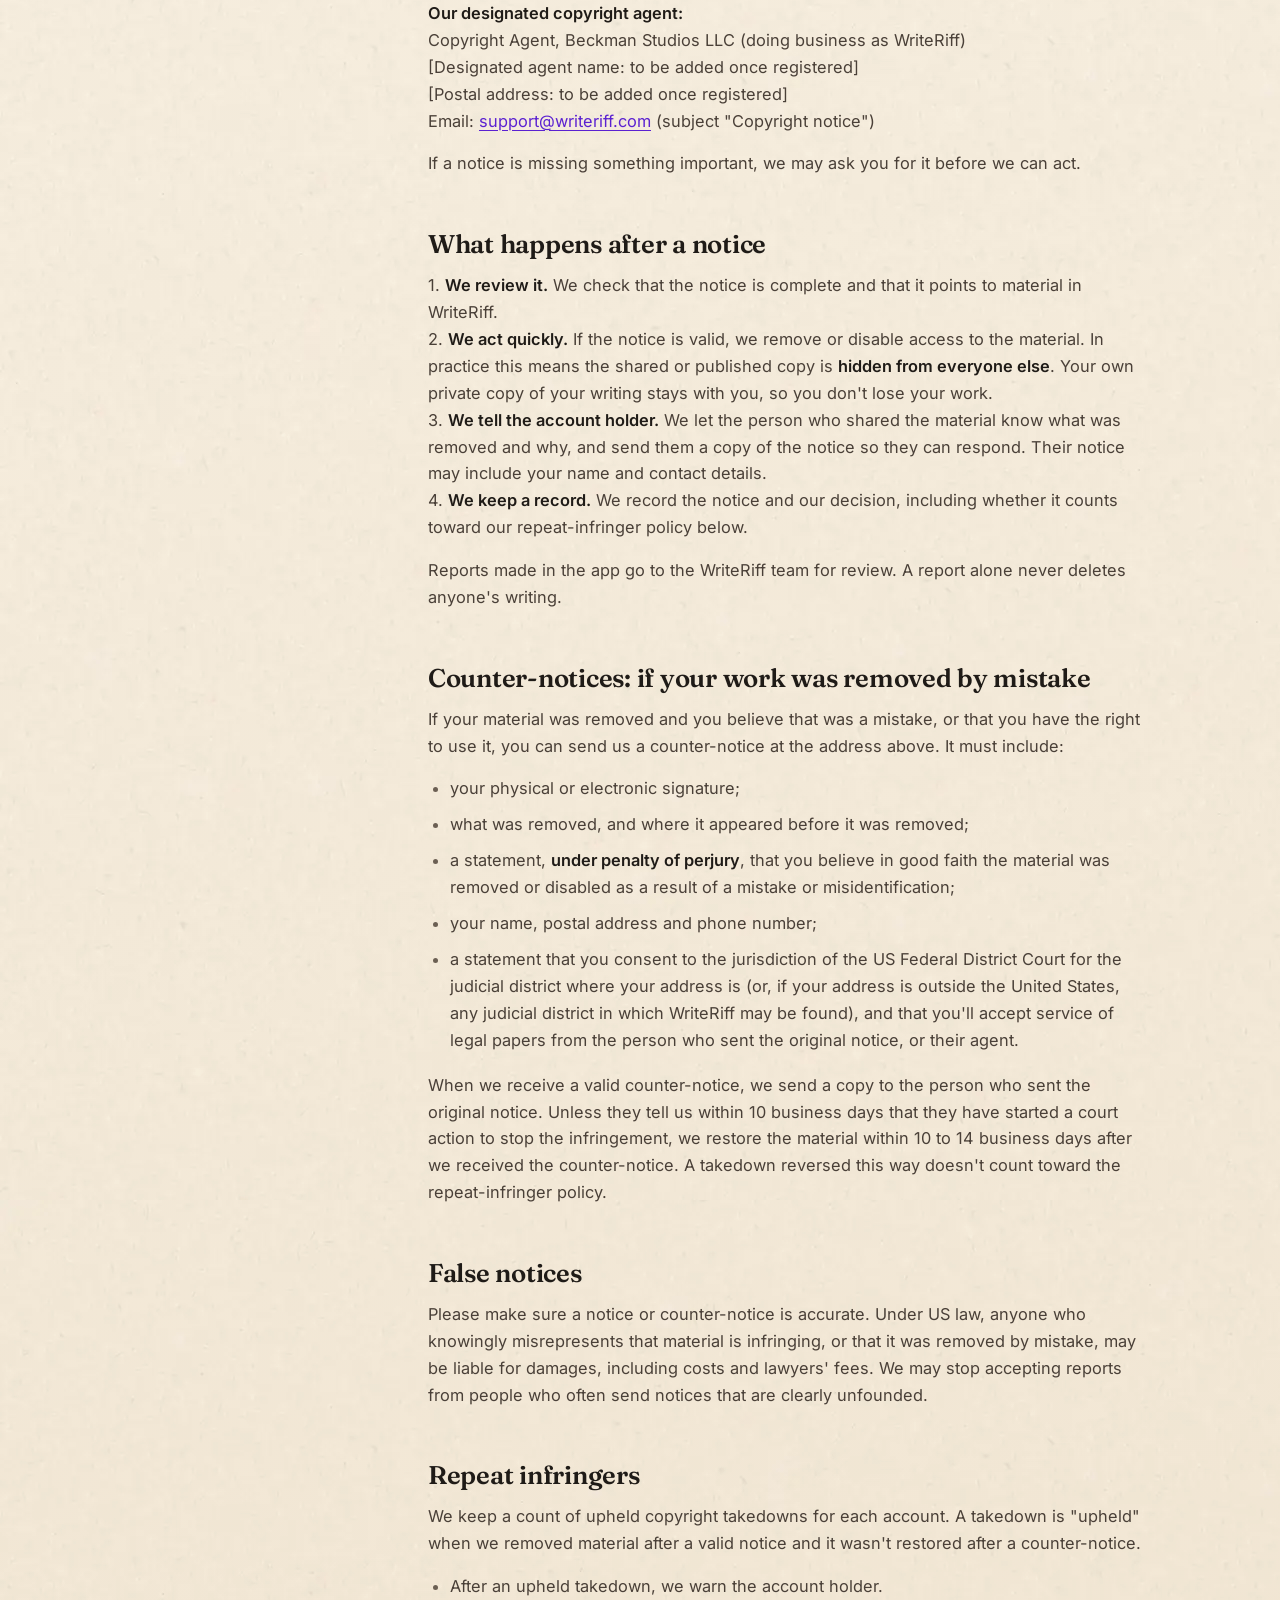
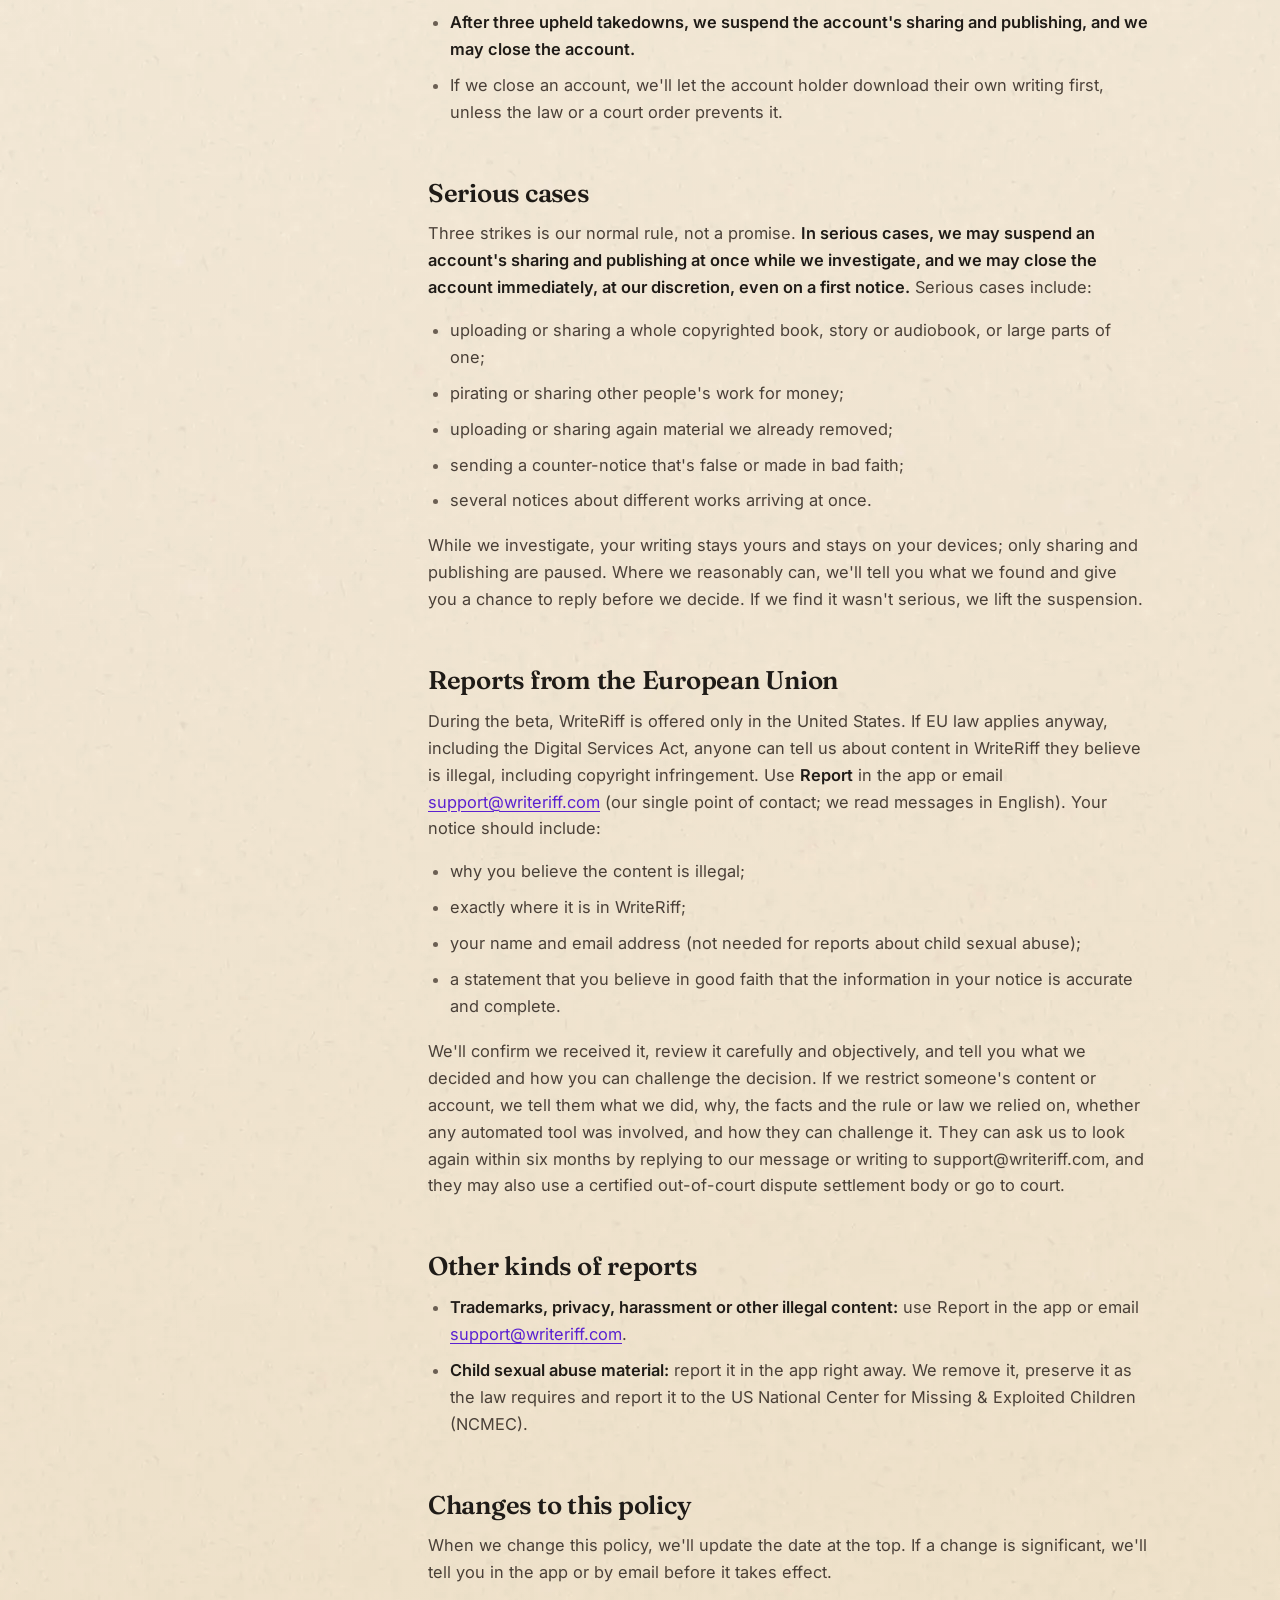
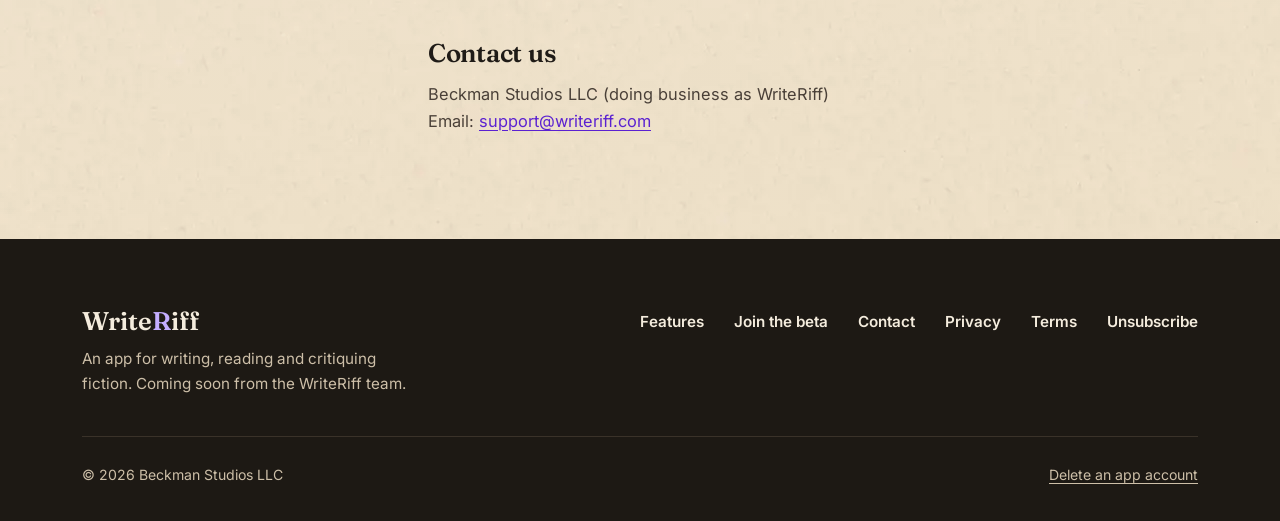
<file: copyright/index.html>
<!doctype html>
<html lang="en">
<head>
<meta charset="utf-8">
<meta name="viewport" content="width=device-width, initial-scale=1">
<script>(function(){document.documentElement.classList.add('js');var q=new URLSearchParams(location.search),s=false;try{s=localStorage.getItem('wr-intro-seen')==='1'}catch(e){}var p=q.get('intro')!=='0'&&(q.get('intro')==='1'||!s);document.documentElement.classList.add(p?'intro-on':'intro-off');if(window.matchMedia&&matchMedia('(prefers-reduced-motion: reduce)').matches)document.documentElement.classList.add('reduced')})()</script>
<title>Copyright Policy · WriteRiff</title>
<meta name="description" content="How WriteRiff handles copyright: notices, counter-notices and repeat infringers.">
<link rel="canonical" href="https://writeriff.com/copyright/">
<meta property="og:type" content="website">
<meta property="og:site_name" content="WriteRiff">
<meta property="og:title" content="Copyright Policy · WriteRiff">
<meta property="og:description" content="How WriteRiff handles copyright: notices, counter-notices and repeat infringers.">
<meta property="og:url" content="https://writeriff.com/copyright/">
<meta property="og:image" content="https://writeriff.com/assets/og-image.jpg">
<meta property="og:image:width" content="1200">
<meta property="og:image:height" content="630">
<meta property="og:image:alt" content="WriteRiff is coming: write, read and critique fiction, all in one place.">
<meta name="twitter:card" content="summary_large_image">
<meta name="twitter:title" content="Copyright Policy · WriteRiff">
<meta name="twitter:description" content="How WriteRiff handles copyright: notices, counter-notices and repeat infringers.">
<meta name="twitter:image" content="https://writeriff.com/assets/og-image.jpg">
<link rel="icon" href="../favicon.ico" sizes="any">
<link rel="icon" type="image/png" sizes="32x32" href="../assets/favicon-32.png">
<link rel="apple-touch-icon" href="../assets/apple-touch-icon.png">
<meta name="theme-color" content="#f6f0e4">
<link rel="preload" href="../assets/fonts/fraunces-latin-600-normal.woff2" as="font" type="font/woff2" crossorigin>
<link rel="preload" href="../assets/fonts/inter-latin-400-normal.woff2" as="font" type="font/woff2" crossorigin>
<link rel="stylesheet" href="../css/site.css">
</head>
<body>
<a class="skip" href="#main">Skip to content</a>
<header class="site-header">
  <div class="wrap header-inner">
    <a class="brand" href="../"><span class="brand-mark" id="brandMark" aria-hidden="true"><span class="brand-mark-anim" id="brandMarkAnim"></span></span><span class="brand-word" id="brandWord">Write<span class="r">R</span>iff</span><span class="sr-only"> home</span></a>
    <button class="nav-toggle" type="button" aria-expanded="false" aria-controls="site-nav"><span class="nav-toggle-bars" aria-hidden="true"></span><span>Menu</span></button>
    <nav class="site-nav" id="site-nav" aria-label="Main">
      <a href="../features/">Features</a>
      <a href="../contact/">Contact</a>
      <a class="key key-primary key-sm" href="../beta/">Join the beta</a>
    </nav>
  </div>
</header>
<!-- privacy: the text below is copied word for word from the app repo (privacy/index.html), wrapped in the site layout by site/_tools/wrap_legal.py. Do not edit the wording here: change it in the app repo and re-run. -->
<main id="main" class="legal-page legal-copyright">
<div class="legal-layout">
  <aside class="legal-toc" aria-label="On this page">
    <div class="legal-toc-card">
    <h2>On this page</h2>
    <ol>
      <li><a href="#you-re-responsible-for-what-you-add">You're responsible for what you add</a></li>
      <li><a href="#how-to-report-copyright-infringement">How to report copyright infringement</a></li>
      <li><a href="#what-happens-after-a-notice">What happens after a notice</a></li>
      <li><a href="#counter-notices-if-your-work-was-removed-by-mistake">Counter-notices: if your work was removed by mistake</a></li>
      <li><a href="#false-notices">False notices</a></li>
      <li><a href="#repeat-infringers">Repeat infringers</a></li>
      <li><a href="#serious-cases">Serious cases</a></li>
      <li><a href="#reports-from-the-european-union">Reports from the European Union</a></li>
      <li><a href="#other-kinds-of-reports">Other kinds of reports</a></li>
      <li><a href="#changes-to-this-policy">Changes to this policy</a></li>
      <li><a href="#contact-us">Contact us</a></li>
    </ol>
    </div>
  </aside>
  <div class="legal-main">
  <header class="legal-hero">
    <h1>Copyright Policy</h1>
    <p class="legal-updated">Last updated November 21, 2026</p>
  </header>
  <article>
<div class="summary"><strong>The short version.</strong> Only add, narrate or share writing you wrote yourself or have permission to use. If you believe something in WriteRiff infringes your copyright, tell us and we'll act on it. If your work was removed by mistake, you can ask for it back.</div>
<p>This policy explains how <strong>Beckman Studios LLC</strong>, doing business as <strong>WriteRiff</strong> (&quot;WriteRiff&quot;, &quot;we&quot;, &quot;us&quot;), handles copyright. It's part of our <a href="../terms/">Terms of Use</a>. We respect the rights of writers, publishers and everyone who creates, and we expect everyone who uses WriteRiff to do the same.</p>
<h2 id="you-re-responsible-for-what-you-add">You're responsible for what you add</h2>
<p>WriteRiff is a place for your own writing. We don't check what people add before they add it, and we don't own it. <strong>You are responsible for everything you upload, import, paste, narrate, turn into an audiobook or share in WriteRiff</strong>, and you promise that you own it or have all the permission you need to use it that way.</p>
<p>That means you shouldn't add, narrate or share:</p>
<ul>
  <li>someone else's book, story, ebook, audiobook, script or article, unless it's in the public domain or the rights holder has given you permission;</li>
  <li>translations, scans or copies of published works you don't hold the rights to;</li>
  <li>pictures, artwork, characters, logos or music that belong to someone else, unless you have permission.</li>
</ul>
<p>Before your first AI narration and before you first share anything with other people, WriteRiff asks you to confirm that you own the rights to the text or have permission. We keep a record of that confirmation (the date and the wording version).</p>
<h2 id="how-to-report-copyright-infringement">How to report copyright infringement</h2>
<p>If you believe something shared or published through WriteRiff infringes your copyright, you can:</p>
<ul>
  <li>use <strong>Report → Copyright</strong> on the shared or published content in the app (this starts a notice for you), or</li>
  <li>send a written notice to our designated copyright agent, below.</li>
</ul>
<p>To be a valid notice under the US Digital Millennium Copyright Act (DMCA), your notice must include:</p>
<ul>
  <li>your physical or electronic signature (typing your full name works for email);</li>
  <li>the copyrighted work you say is being infringed (or, if there are several, a representative list);</li>
  <li>the material you say is infringing, and enough information for us to find it in WriteRiff (for example the Story title, the writer's display name, and where it appears);</li>
  <li>your name, postal address, phone number and email address;</li>
  <li>a statement that you believe in good faith that the use isn't authorized by the copyright owner, its agent or the law;</li>
  <li>a statement that the information in your notice is accurate and, <strong>under penalty of perjury</strong>, that you are the copyright owner or authorized to act for them.</li>
</ul>
<p><strong>Our designated copyright agent:</strong><br>Copyright Agent, Beckman Studios LLC (doing business as WriteRiff)<br>[Designated agent name: to be added once registered]<br>[Postal address: to be added once registered]<br>Email: <a href="mailto:support@writeriff.com">support@writeriff.com</a> (subject &quot;Copyright notice&quot;)</p>
<p>If a notice is missing something important, we may ask you for it before we can act.</p>
<h2 id="what-happens-after-a-notice">What happens after a notice</h2>
<p>1. <strong>We review it.</strong> We check that the notice is complete and that it points to material in WriteRiff.<br>2. <strong>We act quickly.</strong> If the notice is valid, we remove or disable access to the material. In practice this means the shared or published copy is <strong>hidden from everyone else</strong>. Your own private copy of your writing stays with you, so you don't lose your work.<br>3. <strong>We tell the account holder.</strong> We let the person who shared the material know what was removed and why, and send them a copy of the notice so they can respond. Their notice may include your name and contact details.<br>4. <strong>We keep a record.</strong> We record the notice and our decision, including whether it counts toward our repeat-infringer policy below.</p>
<p>Reports made in the app go to the WriteRiff team for review. A report alone never deletes anyone's writing.</p>
<h2 id="counter-notices-if-your-work-was-removed-by-mistake">Counter-notices: if your work was removed by mistake</h2>
<p>If your material was removed and you believe that was a mistake, or that you have the right to use it, you can send us a counter-notice at the address above. It must include:</p>
<ul>
  <li>your physical or electronic signature;</li>
  <li>what was removed, and where it appeared before it was removed;</li>
  <li>a statement, <strong>under penalty of perjury</strong>, that you believe in good faith the material was removed or disabled as a result of a mistake or misidentification;</li>
  <li>your name, postal address and phone number;</li>
  <li>a statement that you consent to the jurisdiction of the US Federal District Court for the judicial district where your address is (or, if your address is outside the United States, any judicial district in which WriteRiff may be found), and that you'll accept service of legal papers from the person who sent the original notice, or their agent.</li>
</ul>
<p>When we receive a valid counter-notice, we send a copy to the person who sent the original notice. Unless they tell us within 10 business days that they have started a court action to stop the infringement, we restore the material within 10 to 14 business days after we received the counter-notice. A takedown reversed this way doesn't count toward the repeat-infringer policy.</p>
<h2 id="false-notices">False notices</h2>
<p>Please make sure a notice or counter-notice is accurate. Under US law, anyone who knowingly misrepresents that material is infringing, or that it was removed by mistake, may be liable for damages, including costs and lawyers' fees. We may stop accepting reports from people who often send notices that are clearly unfounded.</p>
<h2 id="repeat-infringers">Repeat infringers</h2>
<p>We keep a count of upheld copyright takedowns for each account. A takedown is &quot;upheld&quot; when we removed material after a valid notice and it wasn't restored after a counter-notice.</p>
<ul>
  <li>After an upheld takedown, we warn the account holder.</li>
  <li><strong>After three upheld takedowns, we suspend the account's sharing and publishing, and we may close the account.</strong></li>
  <li>If we close an account, we'll let the account holder download their own writing first, unless the law or a court order prevents it.</li>
</ul>
<h2 id="serious-cases">Serious cases</h2>
<p>Three strikes is our normal rule, not a promise. <strong>In serious cases, we may suspend an account's sharing and publishing at once while we investigate, and we may close the account immediately, at our discretion, even on a first notice.</strong> Serious cases include:</p>
<ul>
  <li>uploading or sharing a whole copyrighted book, story or audiobook, or large parts of one;</li>
  <li>pirating or sharing other people's work for money;</li>
  <li>uploading or sharing again material we already removed;</li>
  <li>sending a counter-notice that's false or made in bad faith;</li>
  <li>several notices about different works arriving at once.</li>
</ul>
<p>While we investigate, your writing stays yours and stays on your devices; only sharing and publishing are paused. Where we reasonably can, we'll tell you what we found and give you a chance to reply before we decide. If we find it wasn't serious, we lift the suspension.</p>
<h2 id="reports-from-the-european-union">Reports from the European Union</h2>
<p>During the beta, WriteRiff is offered only in the United States. If EU law applies anyway, including the Digital Services Act, anyone can tell us about content in WriteRiff they believe is illegal, including copyright infringement. Use <strong>Report</strong> in the app or email <a href="mailto:support@writeriff.com">support@writeriff.com</a> (our single point of contact; we read messages in English). Your notice should include:</p>
<ul>
  <li>why you believe the content is illegal;</li>
  <li>exactly where it is in WriteRiff;</li>
  <li>your name and email address (not needed for reports about child sexual abuse);</li>
  <li>a statement that you believe in good faith that the information in your notice is accurate and complete.</li>
</ul>
<p>We'll confirm we received it, review it carefully and objectively, and tell you what we decided and how you can challenge the decision. If we restrict someone's content or account, we tell them what we did, why, the facts and the rule or law we relied on, whether any automated tool was involved, and how they can challenge it. They can ask us to look again within six months by replying to our message or writing to support@writeriff.com, and they may also use a certified out-of-court dispute settlement body or go to court.</p>
<h2 id="other-kinds-of-reports">Other kinds of reports</h2>
<ul>
  <li><strong>Trademarks, privacy, harassment or other illegal content:</strong> use Report in the app or email <a href="mailto:support@writeriff.com">support@writeriff.com</a>.</li>
  <li><strong>Child sexual abuse material:</strong> report it in the app right away. We remove it, preserve it as the law requires and report it to the US National Center for Missing &amp; Exploited Children (NCMEC).</li>
</ul>
<h2 id="changes-to-this-policy">Changes to this policy</h2>
<p>When we change this policy, we'll update the date at the top. If a change is significant, we'll tell you in the app or by email before it takes effect.</p>
<h2 id="contact-us">Contact us</h2>
<p>Beckman Studios LLC (doing business as WriteRiff)<br>Email: <a href="mailto:support@writeriff.com">support@writeriff.com</a></p>
  
  
  </article>
  </div>
</div>
</main>

<footer class="site-footer">
  <div class="wrap">
    <div class="footer-top">
      <div class="footer-brand">
        <span class="word">Write<span class="r">R</span>iff</span>
        <p>An app for writing, reading and critiquing fiction. Coming soon from the WriteRiff team.</p>
      </div>
      <nav class="footer-nav" aria-label="Footer">
        <a href="../features/">Features</a>
        <a href="../beta/">Join the beta</a>
        <a href="../contact/">Contact</a>
        <a href="../privacy/">Privacy</a>
        <a href="../terms/">Terms</a>
        <a href="../unsubscribe/">Unsubscribe</a>
      </nav>
    </div>
    <div class="footer-bottom">
      <span>&copy; 2026 Beckman Studios LLC</span>
      <a href="../delete-account/">Delete an app account</a>
    </div>
  </div>
</footer>
<script src="../assets/lottie_light.min.js"></script>
<script src="../assets/scribe-logo.js"></script>
<script src="../js/wr-intro.js"></script>
<script src="../js/wr-reveal.js"></script>
<script src="../js/site.js"></script>
<!-- Cloudflare Web Analytics (cookieless; see DATA-USES.md) --><script defer src="https://static.cloudflareinsights.com/beacon.min.js" data-cf-beacon='{"token": "8a754c8033f94598a748c346a80c635e"}'></script><!-- End Cloudflare Web Analytics -->
</body>
</html>
</file>
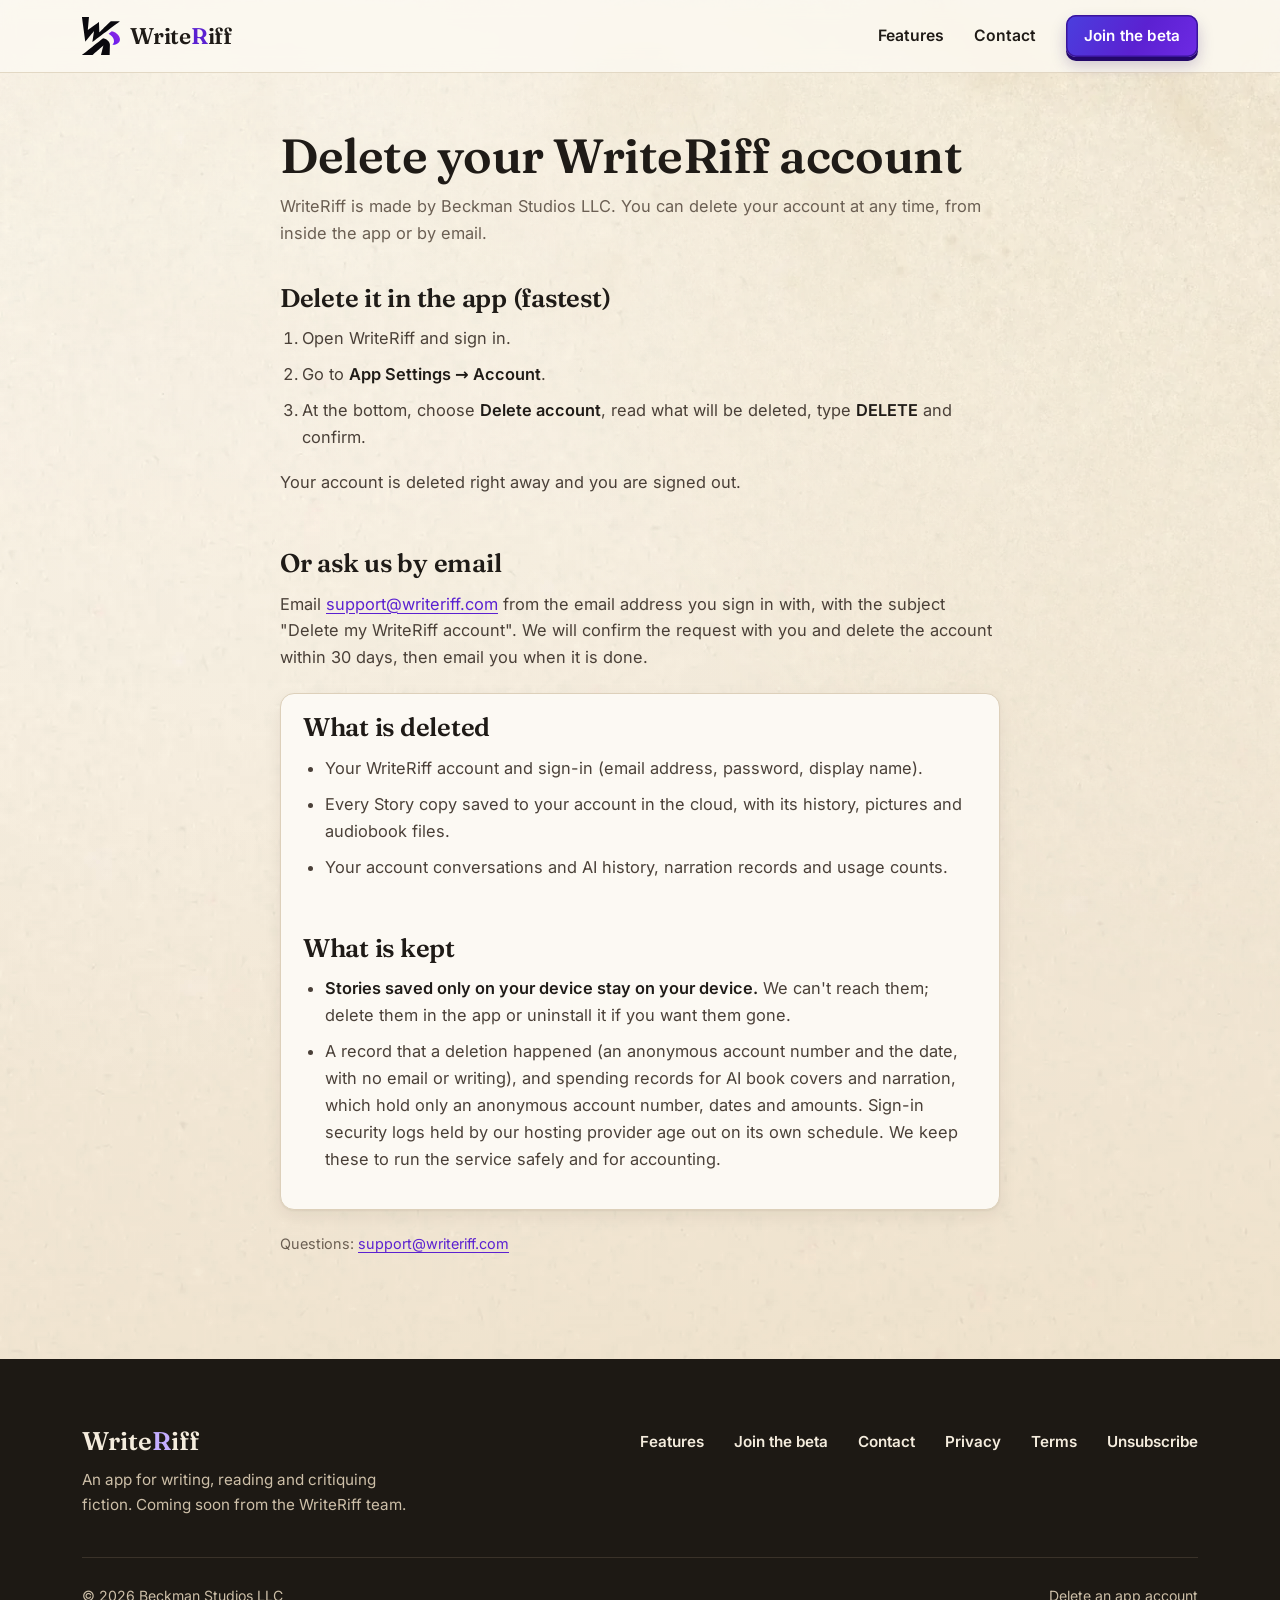
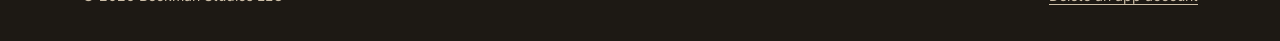
<file: delete-account/index.html>
<!doctype html>
<html lang="en">
<head>
<meta charset="utf-8">
<meta name="viewport" content="width=device-width, initial-scale=1">
<script>(function(){document.documentElement.classList.add('js');var q=new URLSearchParams(location.search),s=false;try{s=localStorage.getItem('wr-intro-seen')==='1'}catch(e){}var p=q.get('intro')!=='0'&&(q.get('intro')==='1'||!s);document.documentElement.classList.add(p?'intro-on':'intro-off');if(window.matchMedia&&matchMedia('(prefers-reduced-motion: reduce)').matches)document.documentElement.classList.add('reduced')})()</script>
<title>Delete your WriteRiff account</title>
<meta name="description" content="How to delete your WriteRiff account and the data saved to it.">
<link rel="canonical" href="https://writeriff.com/delete-account/">
<meta property="og:type" content="website">
<meta property="og:site_name" content="WriteRiff">
<meta property="og:title" content="Delete your WriteRiff account">
<meta property="og:description" content="How to delete your WriteRiff account and the data saved to it.">
<meta property="og:url" content="https://writeriff.com/delete-account/">
<meta property="og:image" content="https://writeriff.com/assets/og-image.jpg">
<meta property="og:image:width" content="1200">
<meta property="og:image:height" content="630">
<meta property="og:image:alt" content="WriteRiff is coming: write, read and critique fiction, all in one place.">
<meta name="twitter:card" content="summary_large_image">
<meta name="twitter:title" content="Delete your WriteRiff account">
<meta name="twitter:description" content="How to delete your WriteRiff account and the data saved to it.">
<meta name="twitter:image" content="https://writeriff.com/assets/og-image.jpg">
<link rel="icon" href="../favicon.ico" sizes="any">
<link rel="icon" type="image/png" sizes="32x32" href="../assets/favicon-32.png">
<link rel="apple-touch-icon" href="../assets/apple-touch-icon.png">
<meta name="theme-color" content="#f6f0e4">
<link rel="preload" href="../assets/fonts/fraunces-latin-600-normal.woff2" as="font" type="font/woff2" crossorigin>
<link rel="preload" href="../assets/fonts/inter-latin-400-normal.woff2" as="font" type="font/woff2" crossorigin>
<link rel="stylesheet" href="../css/site.css">
</head>
<body>
<a class="skip" href="#main">Skip to content</a>
<header class="site-header">
  <div class="wrap header-inner">
    <a class="brand" href="../"><span class="brand-mark" id="brandMark" aria-hidden="true"><span class="brand-mark-anim" id="brandMarkAnim"></span></span><span class="brand-word" id="brandWord">Write<span class="r">R</span>iff</span><span class="sr-only"> home</span></a>
    <button class="nav-toggle" type="button" aria-expanded="false" aria-controls="site-nav"><span class="nav-toggle-bars" aria-hidden="true"></span><span>Menu</span></button>
    <nav class="site-nav" id="site-nav" aria-label="Main">
      <a href="../features/">Features</a>
      <a href="../contact/">Contact</a>
      <a class="key key-primary key-sm" href="../beta/">Join the beta</a>
    </nav>
  </div>
</header>
<!-- delete-account: the text below is copied word for word from the app repo (delete-account/index.html), wrapped in the site layout by site/_tools/wrap_legal.py. Do not edit the wording here: change it in the app repo and re-run. -->
<main id="main" class="legal-page legal-delete-account">
<div class="legal-layout single">
<div class="legal-main">
  <h1>Delete your WriteRiff account</h1>
  <p class="legal-lead">WriteRiff is made by Beckman Studios LLC. You can delete your account at any time, from inside the app or by email.</p>

  <h2>Delete it in the app (fastest)</h2>
  <ol>
    <li>Open WriteRiff and sign in.</li>
    <li>Go to <strong>App Settings → Account</strong>.</li>
    <li>At the bottom, choose <strong>Delete account</strong>, read what will be deleted, type <strong>DELETE</strong> and confirm.</li>
  </ol>
  <p>Your account is deleted right away and you are signed out.</p>

  <h2>Or ask us by email</h2>
  <p>Email <a href="mailto:support@writeriff.com?subject=Delete%20my%20WriteRiff%20account">support@writeriff.com</a> from the email address you sign in with, with the subject "Delete my WriteRiff account". We will confirm the request with you and delete the account within 30 days, then email you when it is done.</p>

  <div class="legal-box">
    <h2 style="margin-top:0">What is deleted</h2>
    <ul>
      <li>Your WriteRiff account and sign-in (email address, password, display name).</li>
      <li>Every Story copy saved to your account in the cloud, with its history, pictures and audiobook files.</li>
      <li>Your account conversations and AI history, narration records and usage counts.</li>
    </ul>
    <h2>What is kept</h2>
    <ul>
      <li><strong>Stories saved only on your device stay on your device.</strong> We can't reach them; delete them in the app or uninstall it if you want them gone.</li>
      <li>A record that a deletion happened (an anonymous account number and the date, with no email or writing), and spending records for AI book covers and narration, which hold only an anonymous account number, dates and amounts. Sign-in security logs held by our hosting provider age out on its own schedule. We keep these to run the service safely and for accounting.</li>
    </ul>
  </div>

  <p class="legal-small">Questions: <a href="mailto:support@writeriff.com">support@writeriff.com</a></p>
</div>
</div>
</main>

<footer class="site-footer">
  <div class="wrap">
    <div class="footer-top">
      <div class="footer-brand">
        <span class="word">Write<span class="r">R</span>iff</span>
        <p>An app for writing, reading and critiquing fiction. Coming soon from the WriteRiff team.</p>
      </div>
      <nav class="footer-nav" aria-label="Footer">
        <a href="../features/">Features</a>
        <a href="../beta/">Join the beta</a>
        <a href="../contact/">Contact</a>
        <a href="../privacy/">Privacy</a>
        <a href="../terms/">Terms</a>
        <a href="../unsubscribe/">Unsubscribe</a>
      </nav>
    </div>
    <div class="footer-bottom">
      <span>&copy; 2026 Beckman Studios LLC</span>
      <a href="../delete-account/">Delete an app account</a>
    </div>
  </div>
</footer>
<script src="../assets/lottie_light.min.js"></script>
<script src="../assets/scribe-logo.js"></script>
<script src="../js/wr-intro.js"></script>
<script src="../js/wr-reveal.js"></script>
<script src="../js/site.js"></script>
<!-- Cloudflare Web Analytics (cookieless; see DATA-USES.md) --><script defer src="https://static.cloudflareinsights.com/beacon.min.js" data-cf-beacon='{"token": "8a754c8033f94598a748c346a80c635e"}'></script><!-- End Cloudflare Web Analytics -->
</body>
</html>
</file>
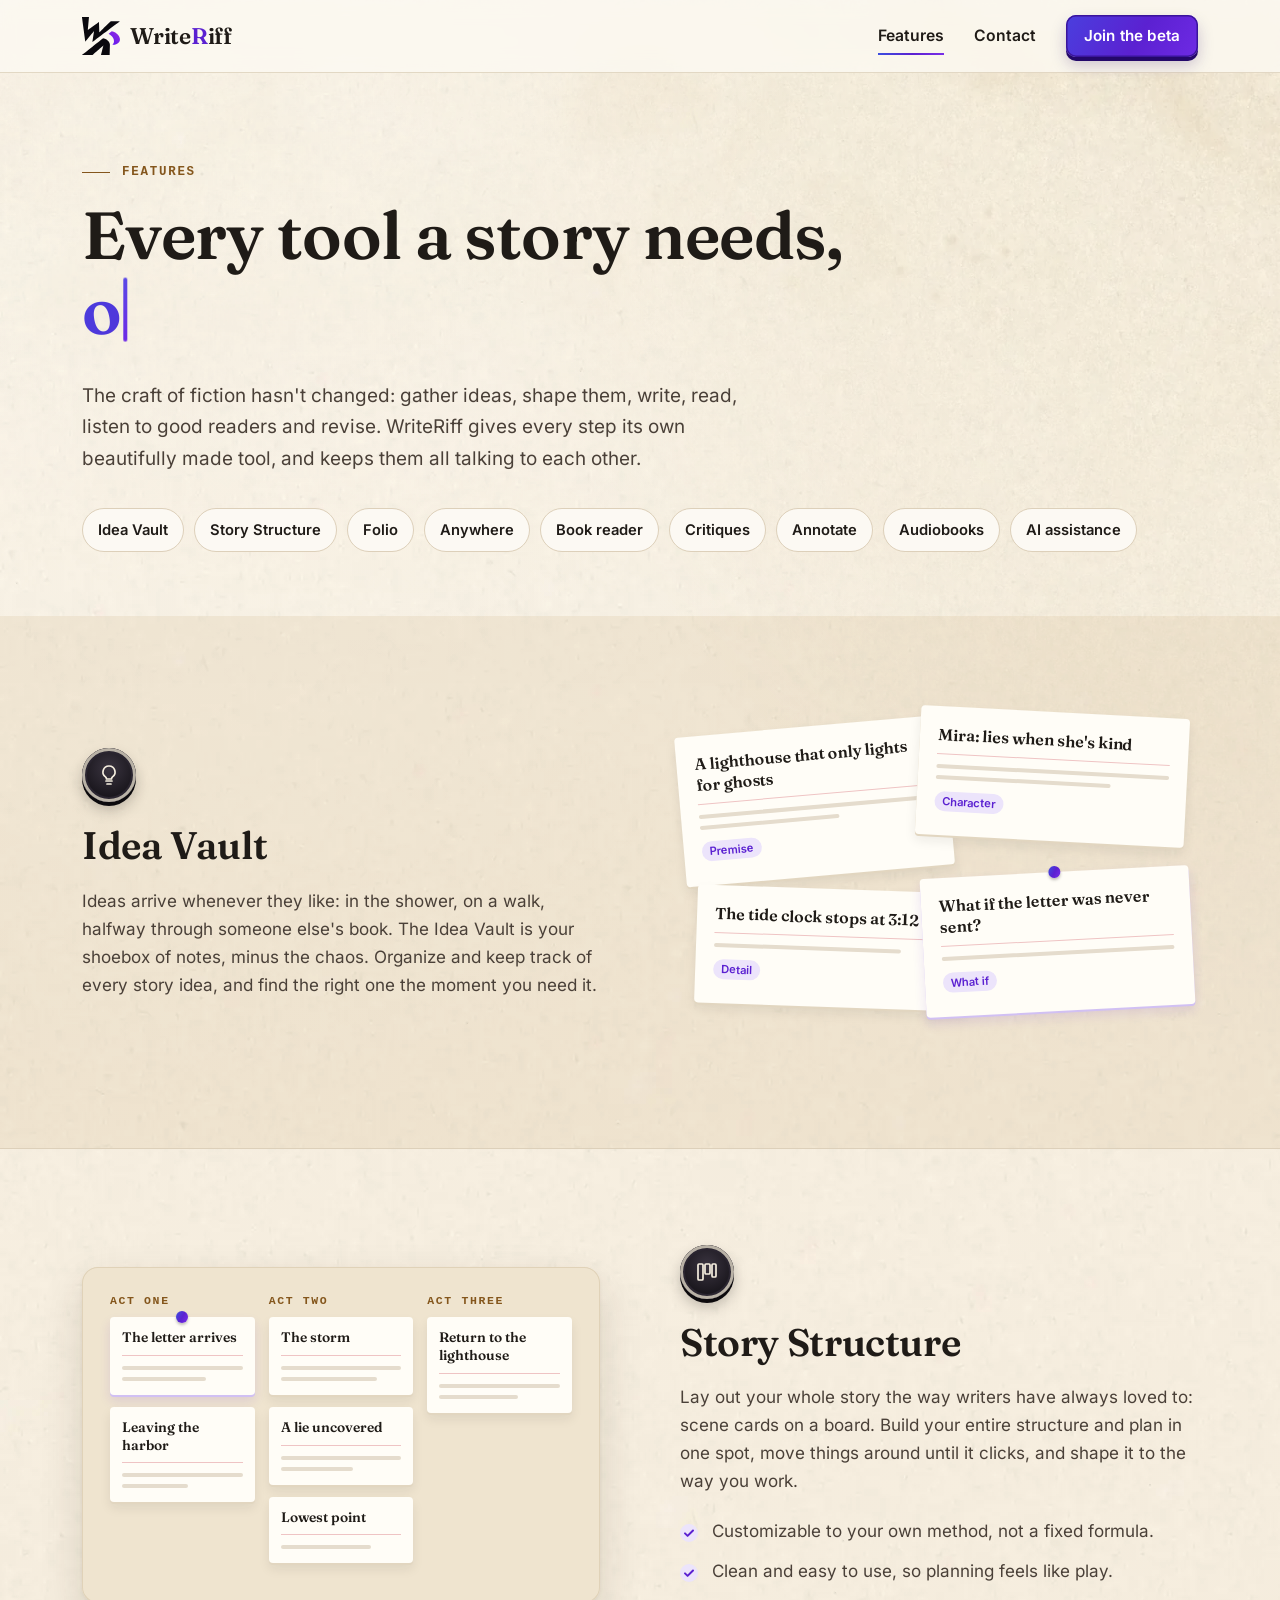
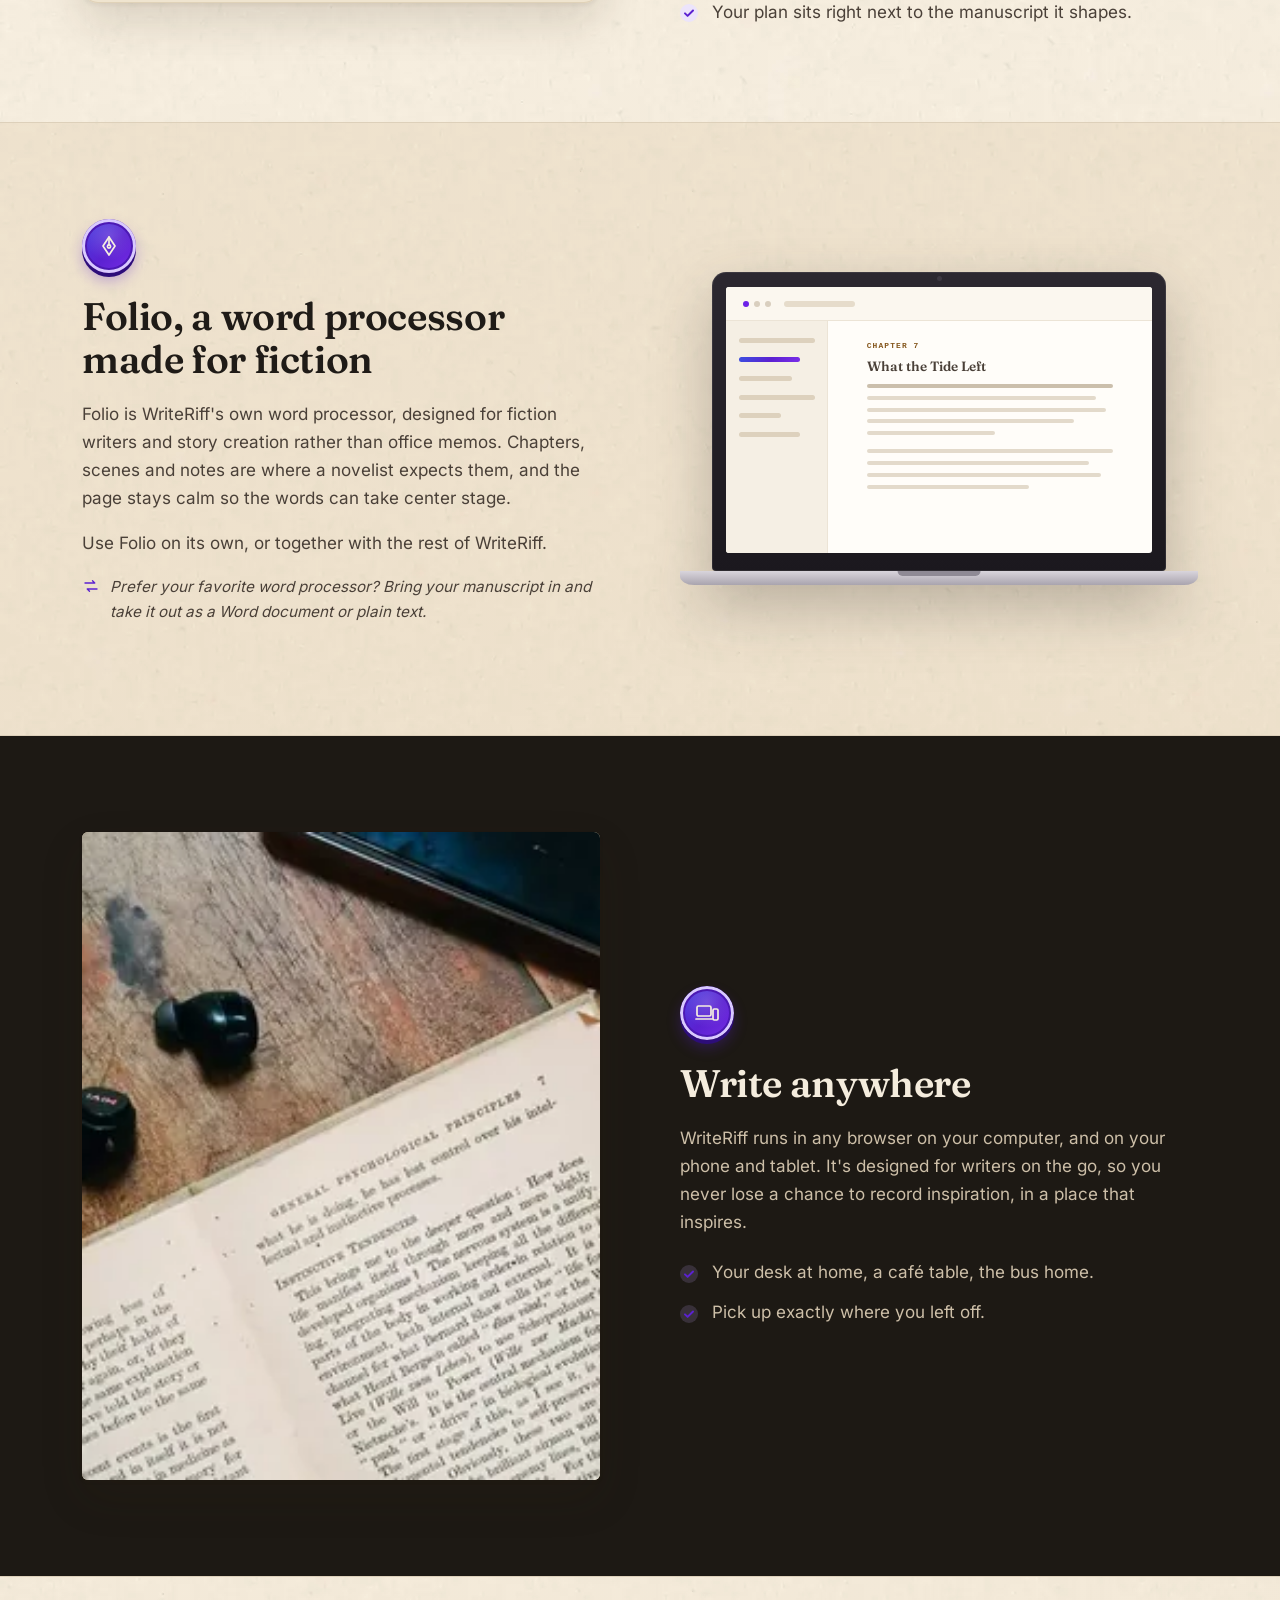
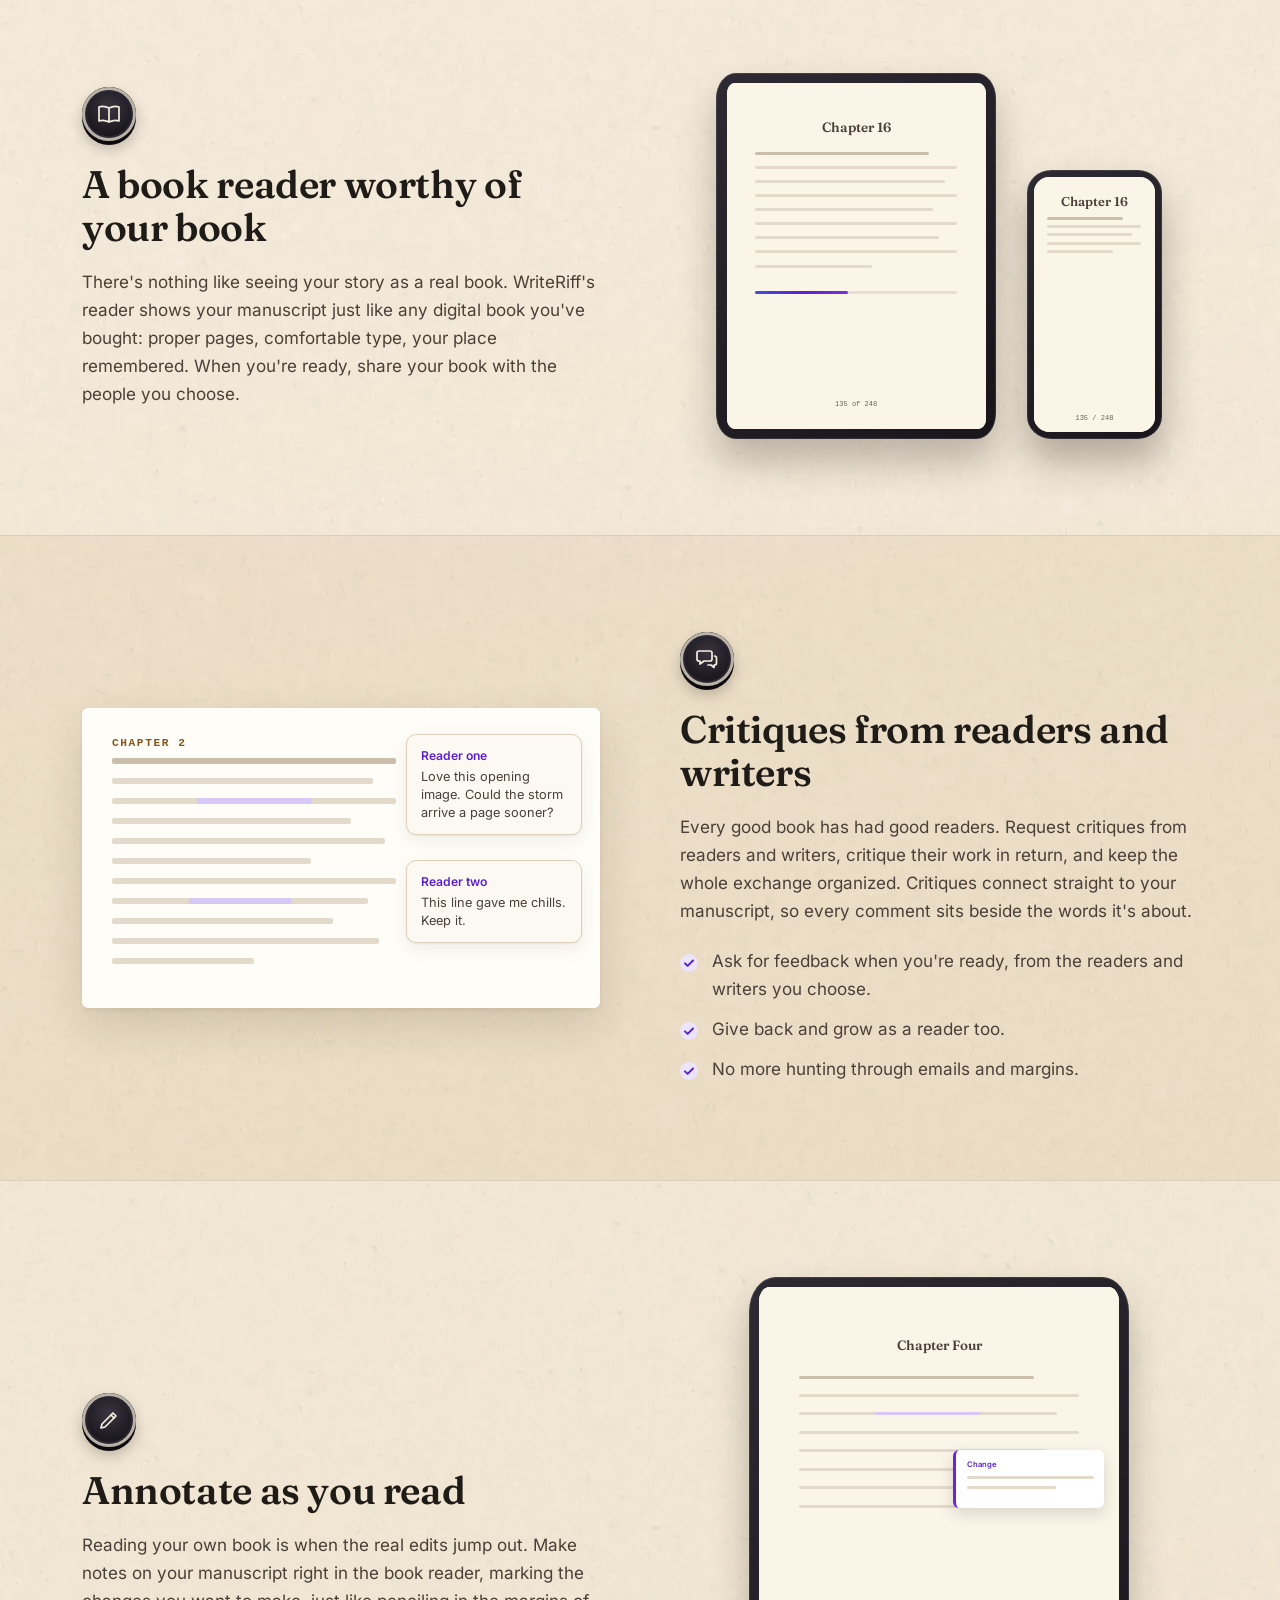
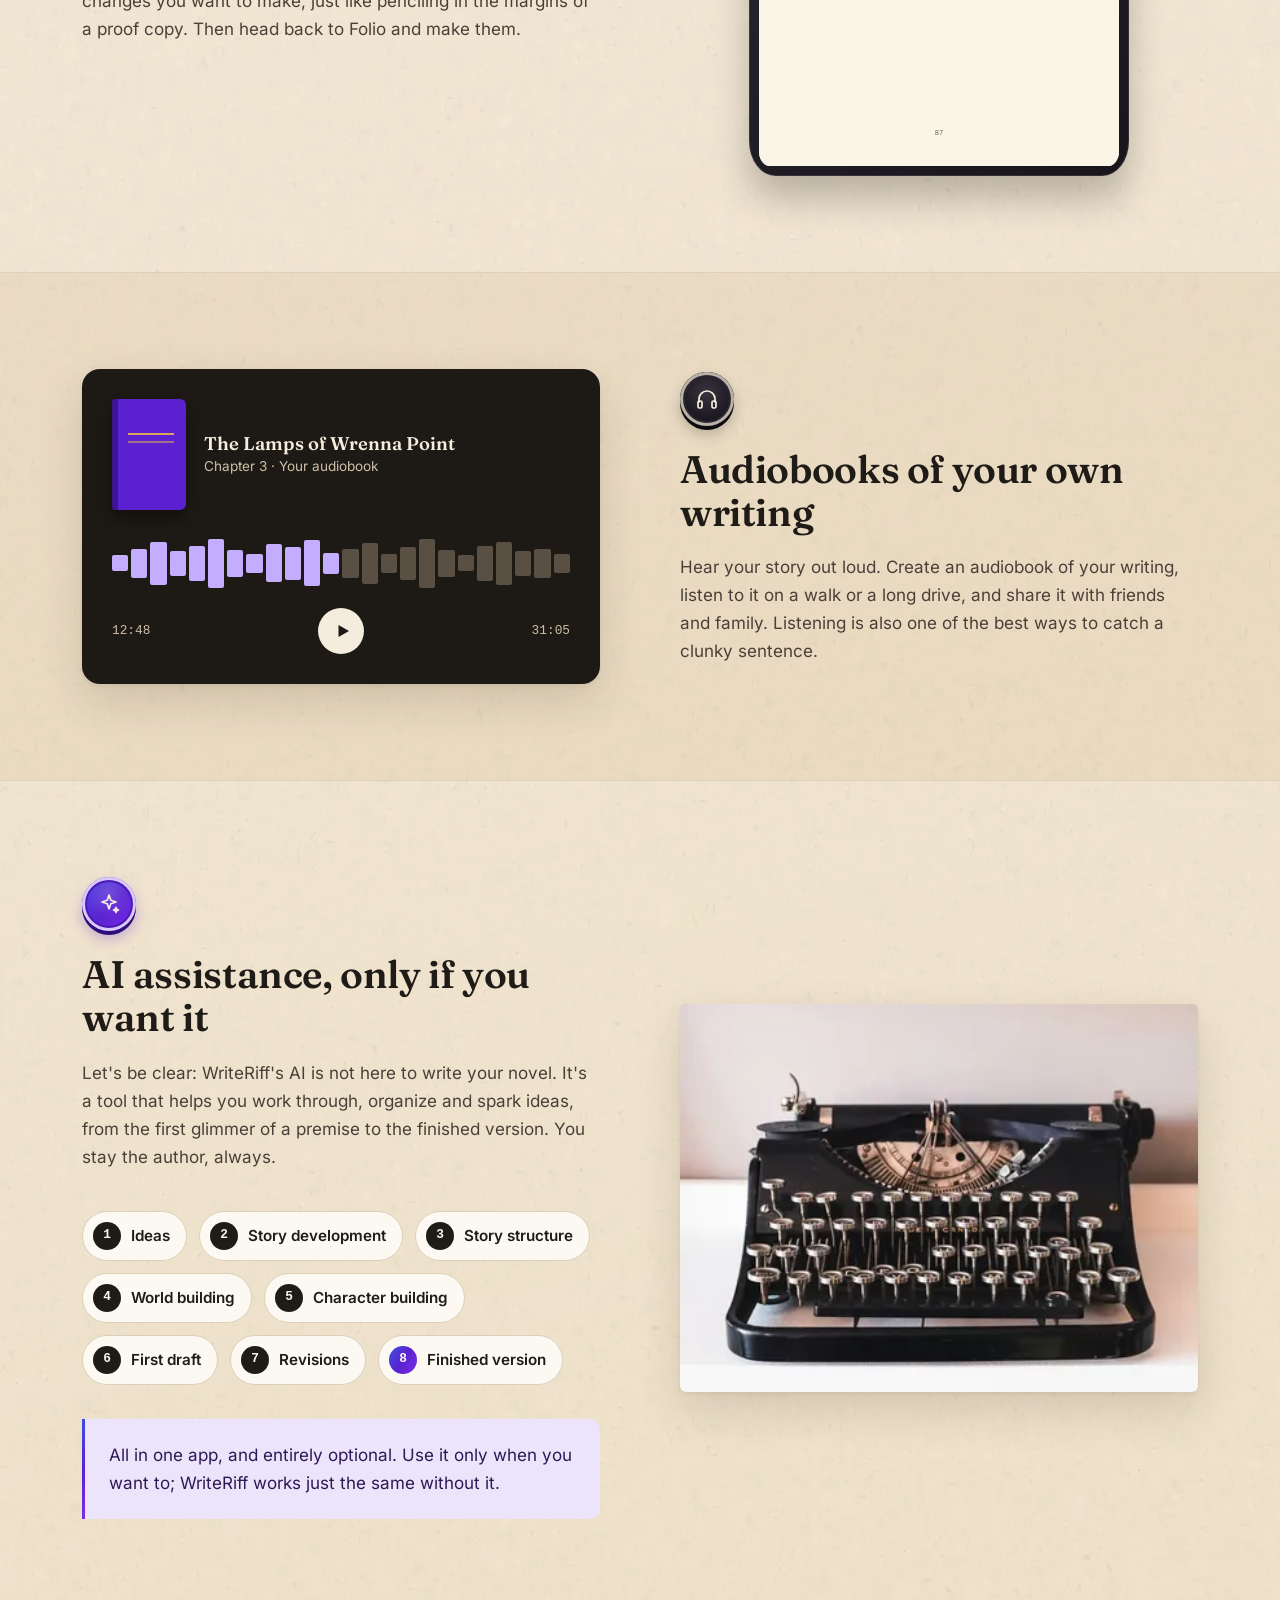
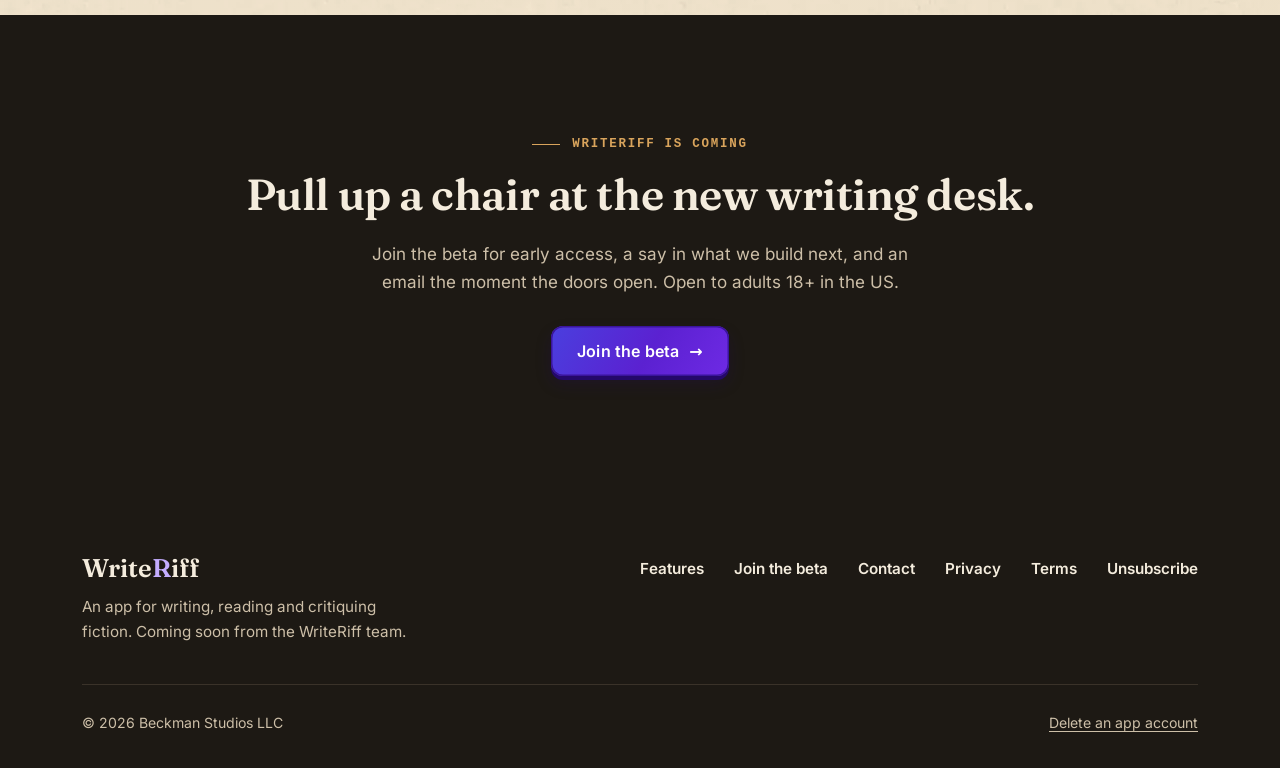
<file: features/index.html>
<!doctype html>
<html lang="en">
<head>
<meta charset="utf-8">
<meta name="viewport" content="width=device-width, initial-scale=1">
<script>(function(){document.documentElement.classList.add('js');var q=new URLSearchParams(location.search),s=false;try{s=localStorage.getItem('wr-intro-seen')==='1'}catch(e){}var p=q.get('intro')!=='0'&&(q.get('intro')==='1'||!s);document.documentElement.classList.add(p?'intro-on':'intro-off');if(window.matchMedia&&matchMedia('(prefers-reduced-motion: reduce)').matches)document.documentElement.classList.add('reduced')})()</script>
<title>Features: everything a fiction writer needs | WriteRiff</title>
<meta name="description" content="Idea Vault, Story Structure, the Folio word processor, a real book reader, critiques, annotations, audiobooks and optional AI help. See what's coming in WriteRiff.">
<link rel="canonical" href="https://writeriff.com/features/">
<meta property="og:type" content="website">
<meta property="og:site_name" content="WriteRiff">
<meta property="og:title" content="Features: everything a fiction writer needs | WriteRiff">
<meta property="og:description" content="Idea Vault, Story Structure, the Folio word processor, a real book reader, critiques, annotations, audiobooks and optional AI help. See what's coming in WriteRiff.">
<meta property="og:url" content="https://writeriff.com/features/">
<meta property="og:image" content="https://writeriff.com/assets/og-image.jpg">
<meta property="og:image:width" content="1200">
<meta property="og:image:height" content="630">
<meta property="og:image:alt" content="WriteRiff is coming: write, read and critique fiction, all in one place.">
<meta name="twitter:card" content="summary_large_image">
<meta name="twitter:title" content="Features: everything a fiction writer needs | WriteRiff">
<meta name="twitter:description" content="Idea Vault, Story Structure, the Folio word processor, a real book reader, critiques, annotations, audiobooks and optional AI help. See what's coming in WriteRiff.">
<meta name="twitter:image" content="https://writeriff.com/assets/og-image.jpg">
<link rel="icon" href="../favicon.ico" sizes="any">
<link rel="icon" type="image/png" sizes="32x32" href="../assets/favicon-32.png">
<link rel="apple-touch-icon" href="../assets/apple-touch-icon.png">
<meta name="theme-color" content="#f6f0e4">
<link rel="preload" href="../assets/fonts/fraunces-latin-600-normal.woff2" as="font" type="font/woff2" crossorigin>
<link rel="preload" href="../assets/fonts/inter-latin-400-normal.woff2" as="font" type="font/woff2" crossorigin>
<link rel="stylesheet" href="../css/site.css">
</head>
<body>
<a class="skip" href="#main">Skip to content</a>
<header class="site-header">
  <div class="wrap header-inner">
    <a class="brand" href="../"><span class="brand-mark" id="brandMark" aria-hidden="true"><span class="brand-mark-anim" id="brandMarkAnim"></span></span><span class="brand-word" id="brandWord">Write<span class="r">R</span>iff</span><span class="sr-only"> home</span></a>
    <button class="nav-toggle" type="button" aria-expanded="false" aria-controls="site-nav"><span class="nav-toggle-bars" aria-hidden="true"></span><span>Menu</span></button>
    <nav class="site-nav" id="site-nav" aria-label="Main">
      <a href="../features/" aria-current="page">Features</a>
      <a href="../contact/">Contact</a>
      <a class="key key-primary key-sm" href="../beta/">Join the beta</a>
    </nav>
  </div>
</header>
<main id="main">

<section class="page-hero">
  <div class="wrap">
    <p class="eyebrow">Features</p>
    <h1 class="typed" data-typed><span class="typed-vis">Every tool a story needs, <span class="accent">on one desk.</span></span></h1>
    <p class="lede" data-reveal>The craft of fiction hasn't changed: gather ideas, shape them, write, read, listen to good readers and revise. WriteRiff gives every step its own beautifully made tool, and keeps them all talking to each other.</p>
    <nav class="toc" aria-label="Jump to a feature" data-reveal data-reveal-delay="120">
      <a href="#vault">Idea Vault</a><a href="#structure">Story Structure</a><a href="#folio">Folio</a><a href="#anywhere">Anywhere</a><a href="#reader">Book reader</a><a href="#critiques">Critiques</a><a href="#annotate">Annotate</a><a href="#audiobooks">Audiobooks</a><a href="#ai">AI assistance</a>
    </nav>
  </div>
</section>

<section class="feature band-paper" id="vault">
  <div class="wrap split">
    <div data-reveal>
      <span class="keycap"><svg viewBox="0 0 24 24" aria-hidden="true"><path d="M9 18h6M10 21h4M12 3a6 6 0 0 0-3.5 10.9c.6.5 1 1.2 1 2.1h5c0-.9.4-1.6 1-2.1A6 6 0 0 0 12 3z"/></svg></span>
      <h2>Idea Vault</h2>
      <p>Ideas arrive whenever they like: in the shower, on a walk, halfway through someone else's book. The Idea Vault is your shoebox of notes, minus the chaos. Organize and keep track of every story idea, and find the right one the moment you need it.</p>
    </div>
    <div class="vault" data-reveal data-reveal-delay="120" aria-hidden="true">
      <div class="index-card c1"><b>A lighthouse that only lights for ghosts</b><i></i><i style="width:60%"></i><span class="chip">Premise</span></div>
      <div class="index-card c2"><b>Mira: lies when she's kind</b><i></i><i style="width:75%"></i><span class="chip">Character</span></div>
      <div class="index-card c3"><b>The tide clock stops at 3:12</b><i style="width:80%"></i><span class="chip">Detail</span></div>
      <div class="index-card c4 p"><b>What if the letter was never sent?</b><i></i><span class="chip">What if</span></div>
    </div>
  </div>
</section>

<section class="feature" id="structure">
  <div class="wrap split flip">
    <div data-reveal>
      <span class="keycap"><svg viewBox="0 0 24 24" aria-hidden="true"><rect x="3" y="4" width="5" height="16" rx="1"/><rect x="10" y="4" width="5" height="10" rx="1"/><rect x="17" y="4" width="4" height="13" rx="1"/></svg></span>
      <h2>Story Structure</h2>
      <p>Lay out your whole story the way writers have always loved to: scene cards on a board. Build your entire structure and plan in one spot, move things around until it clicks, and shape it to the way you work.</p>
      <ul class="ticks"><li>Customizable to your own method, not a fixed formula.</li><li>Clean and easy to use, so planning feels like play.</li><li>Your plan sits right next to the manuscript it shapes.</li></ul>
    </div>
    <div class="board" data-reveal data-reveal-delay="120" aria-hidden="true">
      <div class="board-cols">
        <div class="board-col"><h4>Act one</h4><div class="index-card p"><b>The letter arrives</b><i></i><i style="width:70%"></i></div><div class="index-card"><b>Leaving the harbor</b><i></i><i style="width:55%"></i></div></div>
        <div class="board-col"><h4>Act two</h4><div class="index-card"><b>The storm</b><i></i><i style="width:80%"></i></div><div class="index-card"><b>A lie uncovered</b><i></i><i style="width:60%"></i></div><div class="index-card"><b>Lowest point</b><i style="width:75%"></i></div></div>
        <div class="board-col"><h4>Act three</h4><div class="index-card"><b>Return to the lighthouse</b><i></i><i style="width:65%"></i></div></div>
      </div>
    </div>
  </div>
</section>

<section class="feature band-paper" id="folio">
  <div class="wrap split">
    <div data-reveal>
      <span class="keycap p"><svg viewBox="0 0 24 24" aria-hidden="true"><path d="M12 21l-6-9 6-9 6 9-6 9z"/><circle cx="12" cy="12.5" r="1.6"/><path d="M12 3v7.8"/></svg></span>
      <h2>Folio, a word processor made for fiction</h2>
      <p>Folio is WriteRiff's own word processor, designed for fiction writers and story creation rather than office memos. Chapters, scenes and notes are where a novelist expects them, and the page stays calm so the words can take center stage.</p>
      <p>Use Folio on its own, or together with the rest of WriteRiff.</p>
      <p class="io-note"><svg viewBox="0 0 24 24" aria-hidden="true"><path d="M4 8h13l-3-3M20 16H7l3 3"/></svg><span><em>Prefer your favorite word processor? Bring your manuscript in and take it out as a Word document or plain text.</em></span></p>
    </div>
    <div data-reveal data-reveal-delay="120" aria-hidden="true">
      <div class="laptop">
        <div class="laptop-lid">
          <div class="screen">
            <div class="ui">
              <div class="ui-top"><span class="ui-dot p"></span><span class="ui-dot"></span><span class="ui-dot"></span><span class="ui-tab"></span></div>
              <div class="ui-body">
                <div class="ui-side"><i></i><i class="on"></i><i style="width:70%"></i><i></i><i style="width:55%"></i><i style="width:80%"></i></div>
                <div class="ui-page">
                  <div class="ui-chap">Chapter 7</div>
                  <p class="ui-h">What the Tide Left</p>
                  <span class="ui-l dk"></span><span class="ui-l" style="--w:93%"></span><span class="ui-l" style="--w:97%"></span><span class="ui-l" style="--w:84%"></span><span class="ui-l" style="--w:52%"></span>
                  <div class="ui-gap"></div>
                  <span class="ui-l"></span><span class="ui-l" style="--w:90%"></span><span class="ui-l" style="--w:95%"></span><span class="ui-l" style="--w:66%"></span>
                </div>
              </div>
            </div>
          </div>
        </div>
        <div class="laptop-base"></div>
      </div>
    </div>
  </div>
</section>

<section class="feature band-night" id="anywhere">
  <div class="wrap split flip">
    <div data-reveal>
      <span class="keycap p"><svg viewBox="0 0 24 24" aria-hidden="true"><rect x="2" y="5" width="14" height="10" rx="1.5"/><path d="M1 18h16"/><rect x="18" y="8" width="5" height="11" rx="1.2"/></svg></span>
      <h2>Write anywhere</h2>
      <p>WriteRiff runs in any browser on your computer, and on your phone and tablet. It's designed for writers on the go, so you never lose a chance to record inspiration, in a place that inspires.</p>
      <ul class="ticks"><li>Your desk at home, a café table, the bus home.</li><li>Pick up exactly where you left off.</li></ul>
    </div>
    <div class="split-media" data-reveal data-reveal-delay="120">
      <figure class="photo">
        <picture>
          <source media="(width > 600px)" srcset="../assets/img/book-phone-laptop.webp">
          <img src="../assets/img/book-phone-laptop.webp"
               srcset="../assets/img/book-phone-laptop-phone-400w.webp 400w, ../assets/img/book-phone-laptop-phone-720w.webp 720w"
               sizes="calc(100vw - 32px)" width="720" height="1080" loading="lazy" decoding="async" alt="An open old book beside a smartphone and the corner of a laptop on a wooden desk">
        </picture>
        <picture>
          <source media="(width > 600px)" srcset="../assets/img/book-phone-laptop.webp">
          <img class="sepia" src="../assets/img/book-phone-laptop.webp"
               srcset="../assets/img/book-phone-laptop-phone-400w.webp 400w, ../assets/img/book-phone-laptop-phone-720w.webp 720w"
               sizes="calc(100vw - 32px)" width="720" height="1080" loading="lazy" decoding="async" alt="" aria-hidden="true">
        </picture>
      </figure>
    </div>
  </div>
</section>

<section class="feature" id="reader">
  <div class="wrap split">
    <div data-reveal>
      <span class="keycap"><svg viewBox="0 0 24 24" aria-hidden="true"><path d="M2 5c3-1 6-1 10 1v14c-4-2-7-2-10-1zM22 5c-3-1-6-1-10 1v14c4-2 7-2 10-1z"/></svg></span>
      <h2>A book reader worthy of your book</h2>
      <p>There's nothing like seeing your story as a real book. WriteRiff's reader shows your manuscript just like any digital book you've bought: proper pages, comfortable type, your place remembered. When you're ready, share your book with the people you choose.</p>
    </div>
    <div data-reveal data-reveal-delay="120" aria-hidden="true" style="display:flex;gap:6%;align-items:flex-end;justify-content:center">
      <div class="tablet" style="width:54%">
        <div class="screen">
          <div class="ui-reader">
            <p class="ui-h">Chapter 16</p>
            <span class="ui-l dk" style="--w:86%"></span><span class="ui-l"></span><span class="ui-l" style="--w:94%"></span><span class="ui-l"></span><span class="ui-l" style="--w:88%"></span><span class="ui-l"></span><span class="ui-l" style="--w:91%"></span><span class="ui-l"></span><span class="ui-l" style="--w:58%"></span>
            <div class="ui-progress"><span></span></div>
            <div class="pg">135 of 248</div>
          </div>
        </div>
      </div>
      <div class="phone" style="width:26%">
        <div class="screen">
          <div class="ui-reader">
            <p class="ui-h">Chapter 16</p>
            <span class="ui-l dk" style="--w:80%"></span><span class="ui-l"></span><span class="ui-l" style="--w:90%"></span><span class="ui-l"></span><span class="ui-l" style="--w:70%"></span>
            <div class="pg">135 / 248</div>
          </div>
        </div>
      </div>
    </div>
  </div>
</section>

<section class="feature band-paper" id="critiques">
  <div class="wrap split flip">
    <div data-reveal>
      <span class="keycap"><svg viewBox="0 0 24 24" aria-hidden="true"><path d="M4 4h11a2 2 0 0 1 2 2v6a2 2 0 0 1-2 2H9l-4 3v-3H4a2 2 0 0 1-2-2V6a2 2 0 0 1 2-2z"/><path d="M19.5 9a2 2 0 0 1 2 2v5a2 2 0 0 1-2 2H19v2.5L16 18h-3"/></svg></span>
      <h2>Critiques from readers and writers</h2>
      <p>Every good book has had good readers. Request critiques from readers and writers, critique their work in return, and keep the whole exchange organized. Critiques connect straight to your manuscript, so every comment sits beside the words it's about.</p>
      <ul class="ticks"><li>Ask for feedback when you're ready, from the readers and writers you choose.</li><li>Give back and grow as a reader too.</li><li>No more hunting through emails and margins.</li></ul>
    </div>
    <div class="critique" data-reveal data-reveal-delay="120" aria-hidden="true">
      <div class="ms">
        <div class="ui-chap" style="font-size:.7rem">Chapter 2</div>
        <span class="ui-l dk"></span><span class="ui-l" style="--w:92%"></span><span class="ui-l hl"></span><span class="ui-l" style="--w:84%"></span><span class="ui-l" style="--w:96%"></span><span class="ui-l" style="--w:70%"></span><span class="ui-l"></span><span class="ui-l hl" style="--w:90%"></span><span class="ui-l" style="--w:78%"></span><span class="ui-l" style="--w:94%"></span><span class="ui-l" style="--w:50%"></span>
      </div>
      <div class="bubble b1"><b>Reader one</b>Love this opening image. Could the storm arrive a page sooner?</div>
      <div class="bubble b2"><b>Reader two</b>This line gave me chills. Keep it.</div>
    </div>
  </div>
</section>

<section class="feature" id="annotate">
  <div class="wrap split">
    <div data-reveal>
      <span class="keycap"><svg viewBox="0 0 24 24" aria-hidden="true"><path d="M4 20l1-4L16 5l3 3L8 19l-4 1z"/><path d="M14 7l3 3"/></svg></span>
      <h2>Annotate as you read</h2>
      <p>Reading your own book is when the real edits jump out. Make notes on your manuscript right in the book reader, marking the changes you want to make, just like penciling in the margins of a proof copy. Then head back to Folio and make them.</p>
    </div>
    <div data-reveal data-reveal-delay="120" aria-hidden="true">
      <div class="tablet" style="width:min(380px,80%);margin:0 auto">
        <div class="screen">
          <div class="ui-reader">
            <p class="ui-h">Chapter Four</p>
            <span class="ui-l dk" style="--w:84%"></span><span class="ui-l"></span><span class="ui-l hl" style="--w:92%"></span><span class="ui-l"></span><span class="ui-l" style="--w:88%"></span><span class="ui-l"></span><span class="ui-l" style="--w:76%"></span><span class="ui-l"></span>
            <div class="pg">87</div>
          </div>
          <div class="ui-note" style="top:34%;width:42%"><b>Change</b><i></i><i style="width:70%"></i></div>
        </div>
      </div>
    </div>
  </div>
</section>

<section class="feature band-paper" id="audiobooks">
  <div class="wrap split flip">
    <div data-reveal>
      <span class="keycap"><svg viewBox="0 0 24 24" aria-hidden="true"><path d="M4 15v-3a8 8 0 0 1 16 0v3"/><rect x="3" y="14" width="4" height="7" rx="1.5"/><rect x="17" y="14" width="4" height="7" rx="1.5"/></svg></span>
      <h2>Audiobooks of your own writing</h2>
      <p>Hear your story out loud. Create an audiobook of your writing, listen to it on a walk or a long drive, and share it with friends and family. Listening is also one of the best ways to catch a clunky sentence.</p>
    </div>
    <div class="audio" data-reveal data-reveal-delay="120" aria-hidden="true">
      <div class="cover"><div class="book"></div><div><div class="t">The Lamps of Wrenna Point</div><div class="s">Chapter 3 · Your audiobook</div></div></div>
      <div class="wave">
        <i class="on" style="--h:30%"></i><i class="on" style="--h:55%"></i><i class="on" style="--h:80%"></i><i class="on" style="--h:45%"></i><i class="on" style="--h:65%"></i><i class="on" style="--h:90%"></i><i class="on" style="--h:50%"></i><i class="on" style="--h:35%"></i><i class="on" style="--h:70%"></i><i class="on" style="--h:60%"></i><i class="on" style="--h:85%"></i><i class="on" style="--h:40%"></i><i style="--h:55%"></i><i style="--h:75%"></i><i style="--h:35%"></i><i style="--h:60%"></i><i style="--h:90%"></i><i style="--h:50%"></i><i style="--h:30%"></i><i style="--h:65%"></i><i style="--h:80%"></i><i style="--h:45%"></i><i style="--h:55%"></i><i style="--h:35%"></i>
      </div>
      <div class="ctrl"><span>12:48</span><span class="play"><svg viewBox="0 0 24 24"><path d="M6 4l14 8-14 8z"/></svg></span><span>31:05</span></div>
    </div>
  </div>
</section>

<section class="feature" id="ai">
  <div class="wrap split">
    <div data-reveal>
      <span class="keycap p"><svg viewBox="0 0 24 24" aria-hidden="true"><path d="M12 3l1.8 5.2L19 10l-5.2 1.8L12 17l-1.8-5.2L5 10l5.2-1.8z"/><path d="M19 15.5l.7 1.8 1.8.7-1.8.7-.7 1.8-.7-1.8-1.8-.7 1.8-.7z"/></svg></span>
      <h2>AI assistance, only if you want it</h2>
      <p>Let's be clear: WriteRiff's AI is not here to write your novel. It's a tool that helps you work through, organize and spark ideas, from the first glimmer of a premise to the finished version. You stay the author, always.</p>
      <ol class="stages" aria-label="Stages where AI can help">
        <li>Ideas</li><li>Story development</li><li>Story structure</li><li>World building</li><li>Character building</li><li>First draft</li><li>Revisions</li><li>Finished version</li>
      </ol>
      <div class="note-card"><p>All in one app, and entirely optional. Use it only when you want to; WriteRiff works just the same without it.</p></div>
    </div>
    <div class="split-media" data-reveal data-reveal-delay="120">
      <figure class="photo">
        <picture>
          <source media="(width > 600px)" srcset="../assets/img/typewriter-white.webp">
          <img src="../assets/img/typewriter-white.webp"
               srcset="../assets/img/typewriter-white-phone-400w.webp 400w, ../assets/img/typewriter-white-phone-874w.webp 874w"
               sizes="calc(100vw - 32px)" width="1000" height="656" loading="lazy" decoding="async" alt="An antique black typewriter with round keys on a white shelf">
        </picture>
        <picture>
          <source media="(width > 600px)" srcset="../assets/img/typewriter-white.webp">
          <img class="sepia" src="../assets/img/typewriter-white.webp"
               srcset="../assets/img/typewriter-white-phone-400w.webp 400w, ../assets/img/typewriter-white-phone-874w.webp 874w"
               sizes="calc(100vw - 32px)" width="1000" height="656" loading="lazy" decoding="async" alt="" aria-hidden="true">
        </picture>
      </figure>
    </div>
  </div>
</section>

<section class="section band-night">
  <div class="wrap" style="text-align:center" data-reveal>
    <p class="eyebrow" style="justify-content:center">WriteRiff is coming</p>
    <h2>Pull up a chair at the new writing desk.</h2>
    <p style="max-width:34em;margin:0 auto">Join the beta for early access, a say in what we build next, and an email the moment the doors open. Open to adults 18+ in the US.</p>
    <div class="actions" style="justify-content:center"><a class="key key-primary" href="../beta/">Join the beta <span class="arrow" aria-hidden="true">&rarr;</span></a></div>
  </div>
</section>

</main>

<footer class="site-footer">
  <div class="wrap">
    <div class="footer-top">
      <div class="footer-brand">
        <span class="word">Write<span class="r">R</span>iff</span>
        <p>An app for writing, reading and critiquing fiction. Coming soon from the WriteRiff team.</p>
      </div>
      <nav class="footer-nav" aria-label="Footer">
        <a href="../features/">Features</a>
        <a href="../beta/">Join the beta</a>
        <a href="../contact/">Contact</a>
        <a href="../privacy/">Privacy</a>
        <a href="../terms/">Terms</a>
        <a href="../unsubscribe/">Unsubscribe</a>
      </nav>
    </div>
    <div class="footer-bottom">
      <span>&copy; 2026 Beckman Studios LLC</span>
      <a href="../delete-account/">Delete an app account</a>
    </div>
  </div>
</footer>
<script src="../assets/lottie_light.min.js"></script>
<script src="../assets/scribe-logo.js"></script>
<script src="../js/wr-intro.js"></script>
<script src="../js/wr-reveal.js"></script>
<script src="../js/site.js"></script>
<!-- Cloudflare Web Analytics (cookieless; see DATA-USES.md) --><script defer src="https://static.cloudflareinsights.com/beacon.min.js" data-cf-beacon='{"token": "8a754c8033f94598a748c346a80c635e"}'></script><!-- End Cloudflare Web Analytics -->
</body>
</html>
</file>
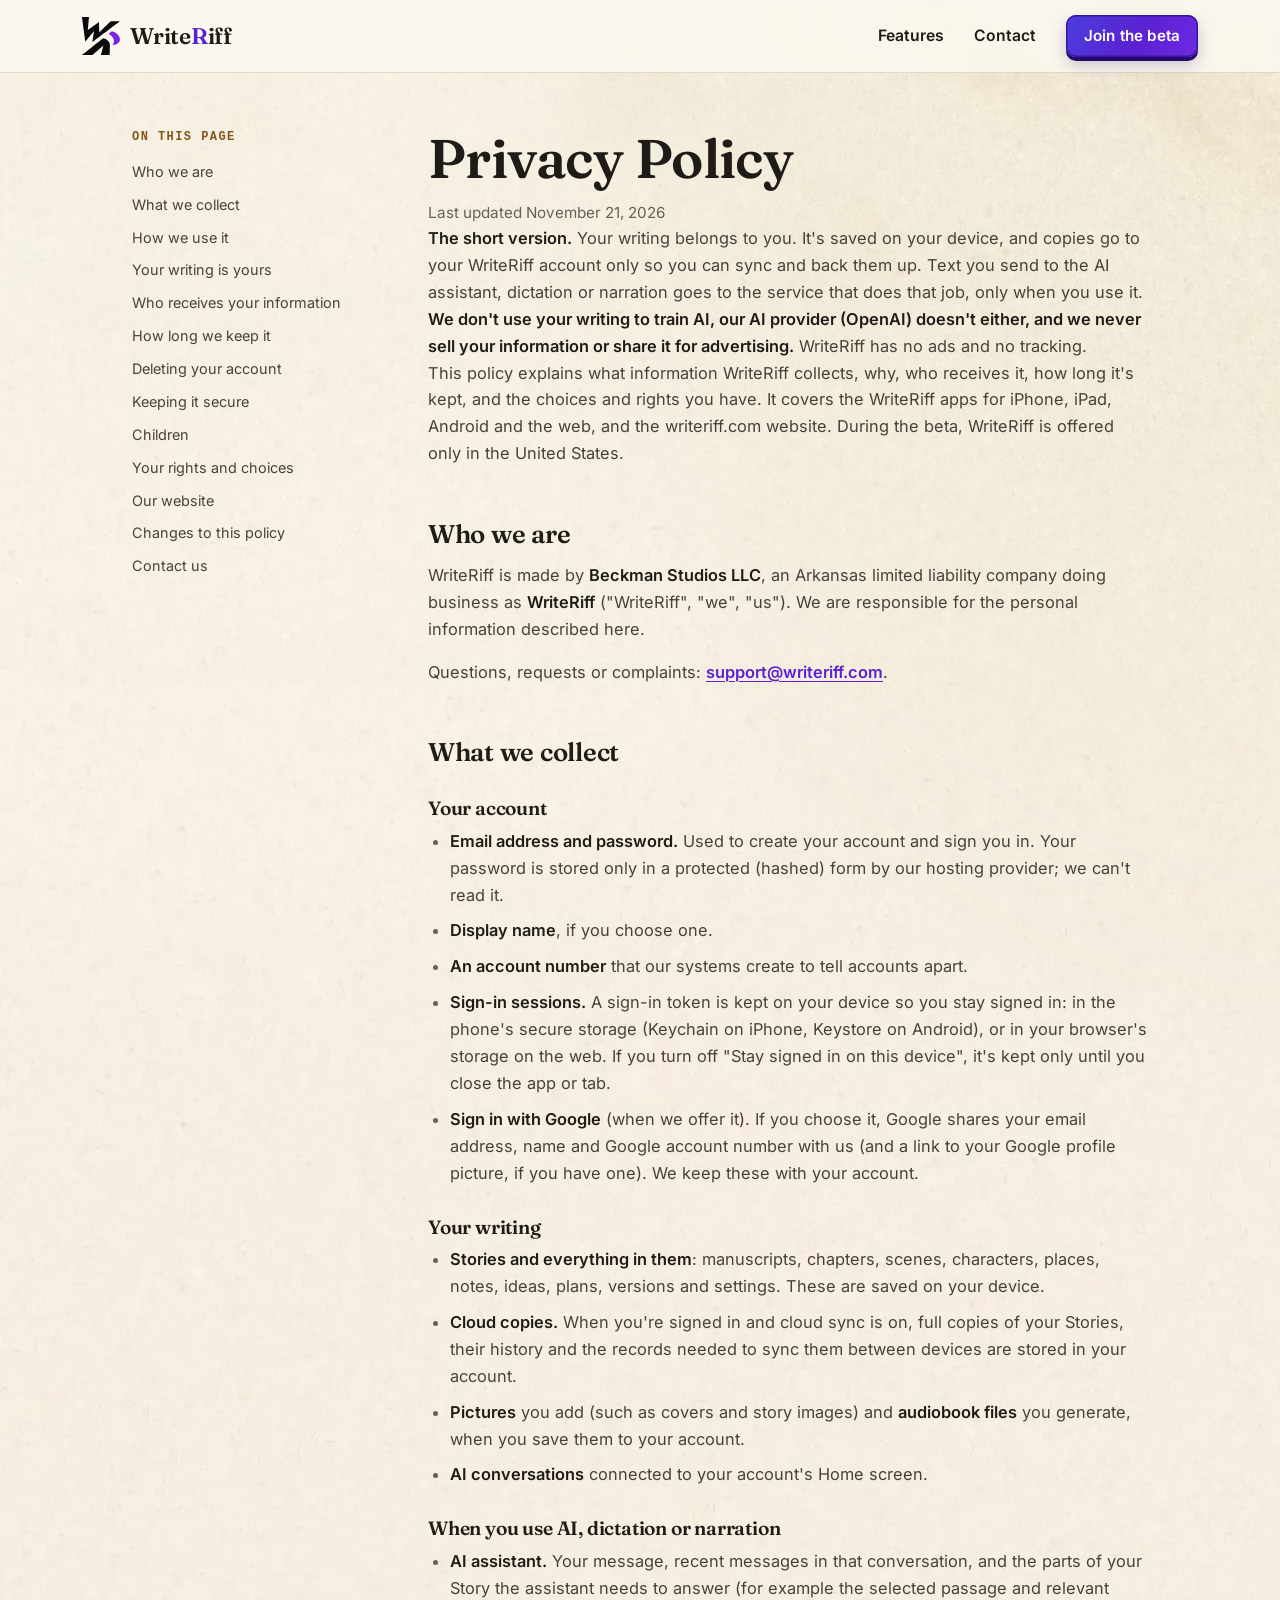
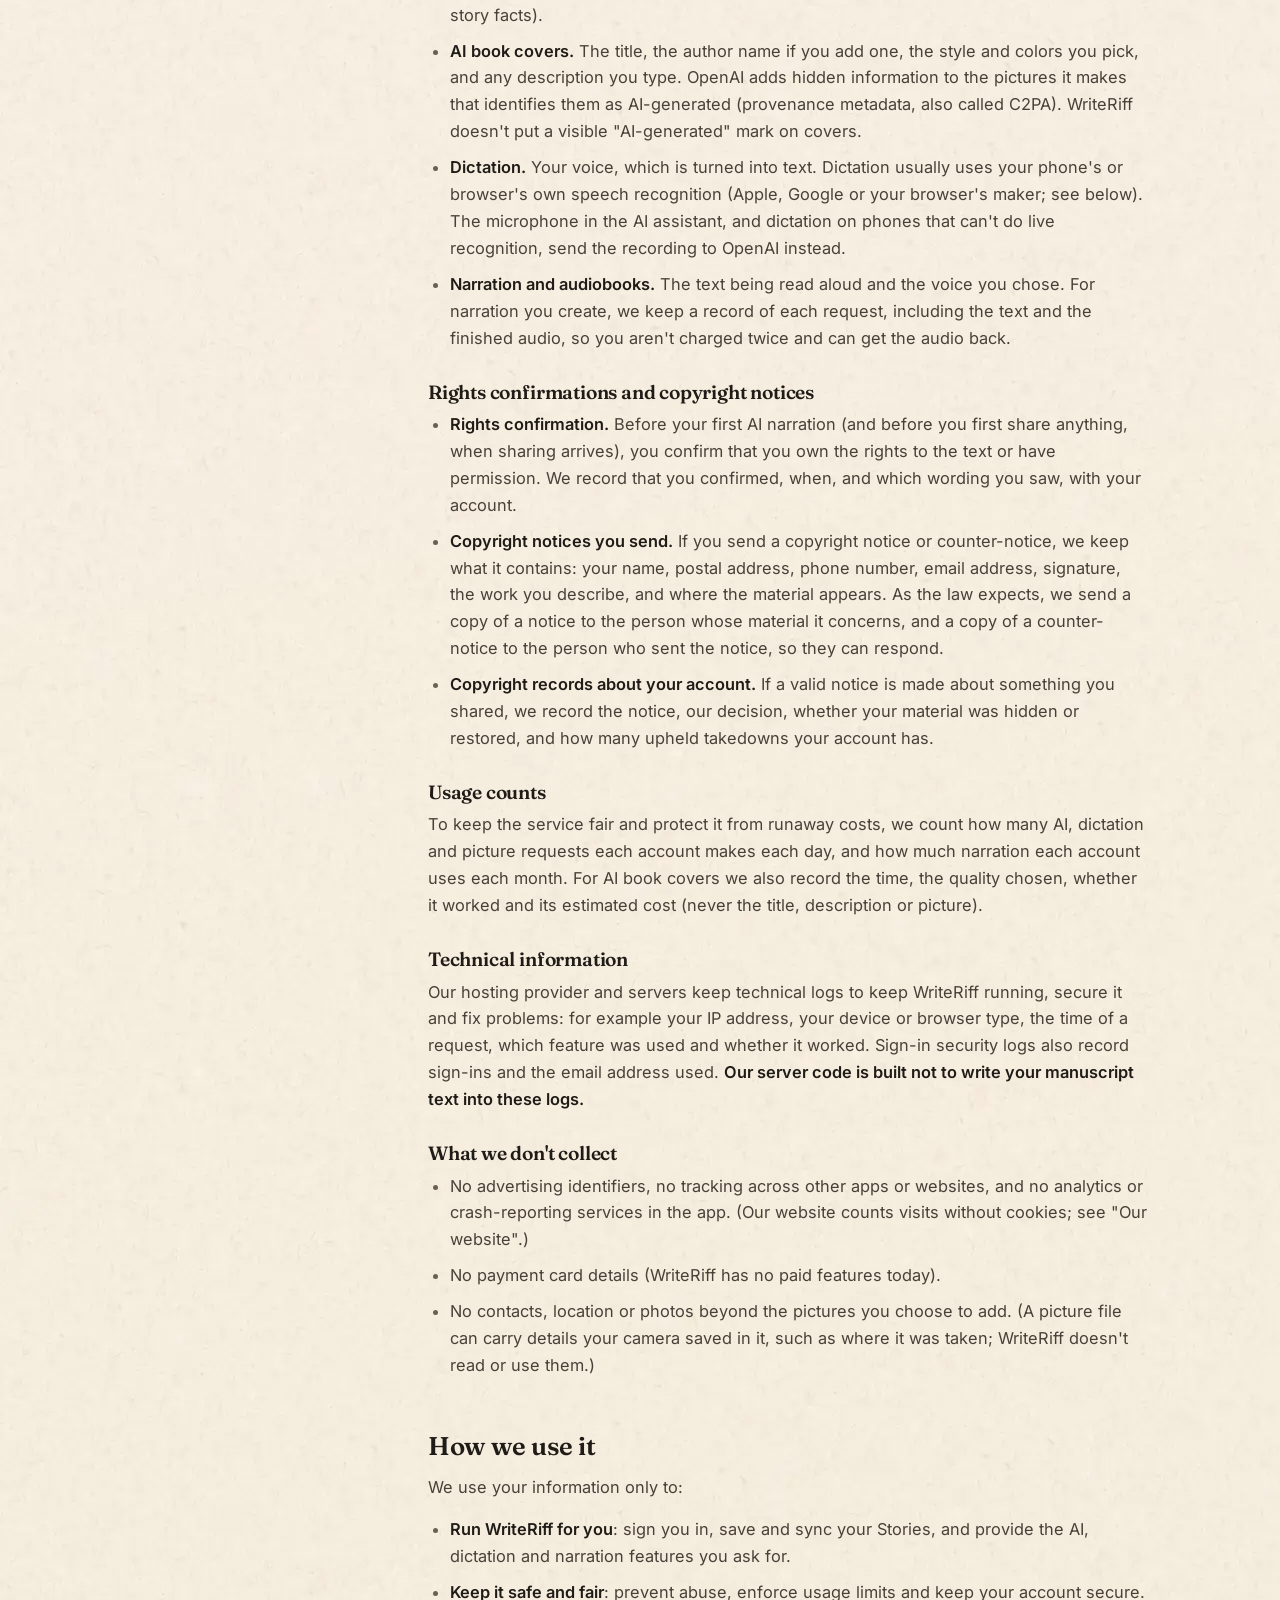
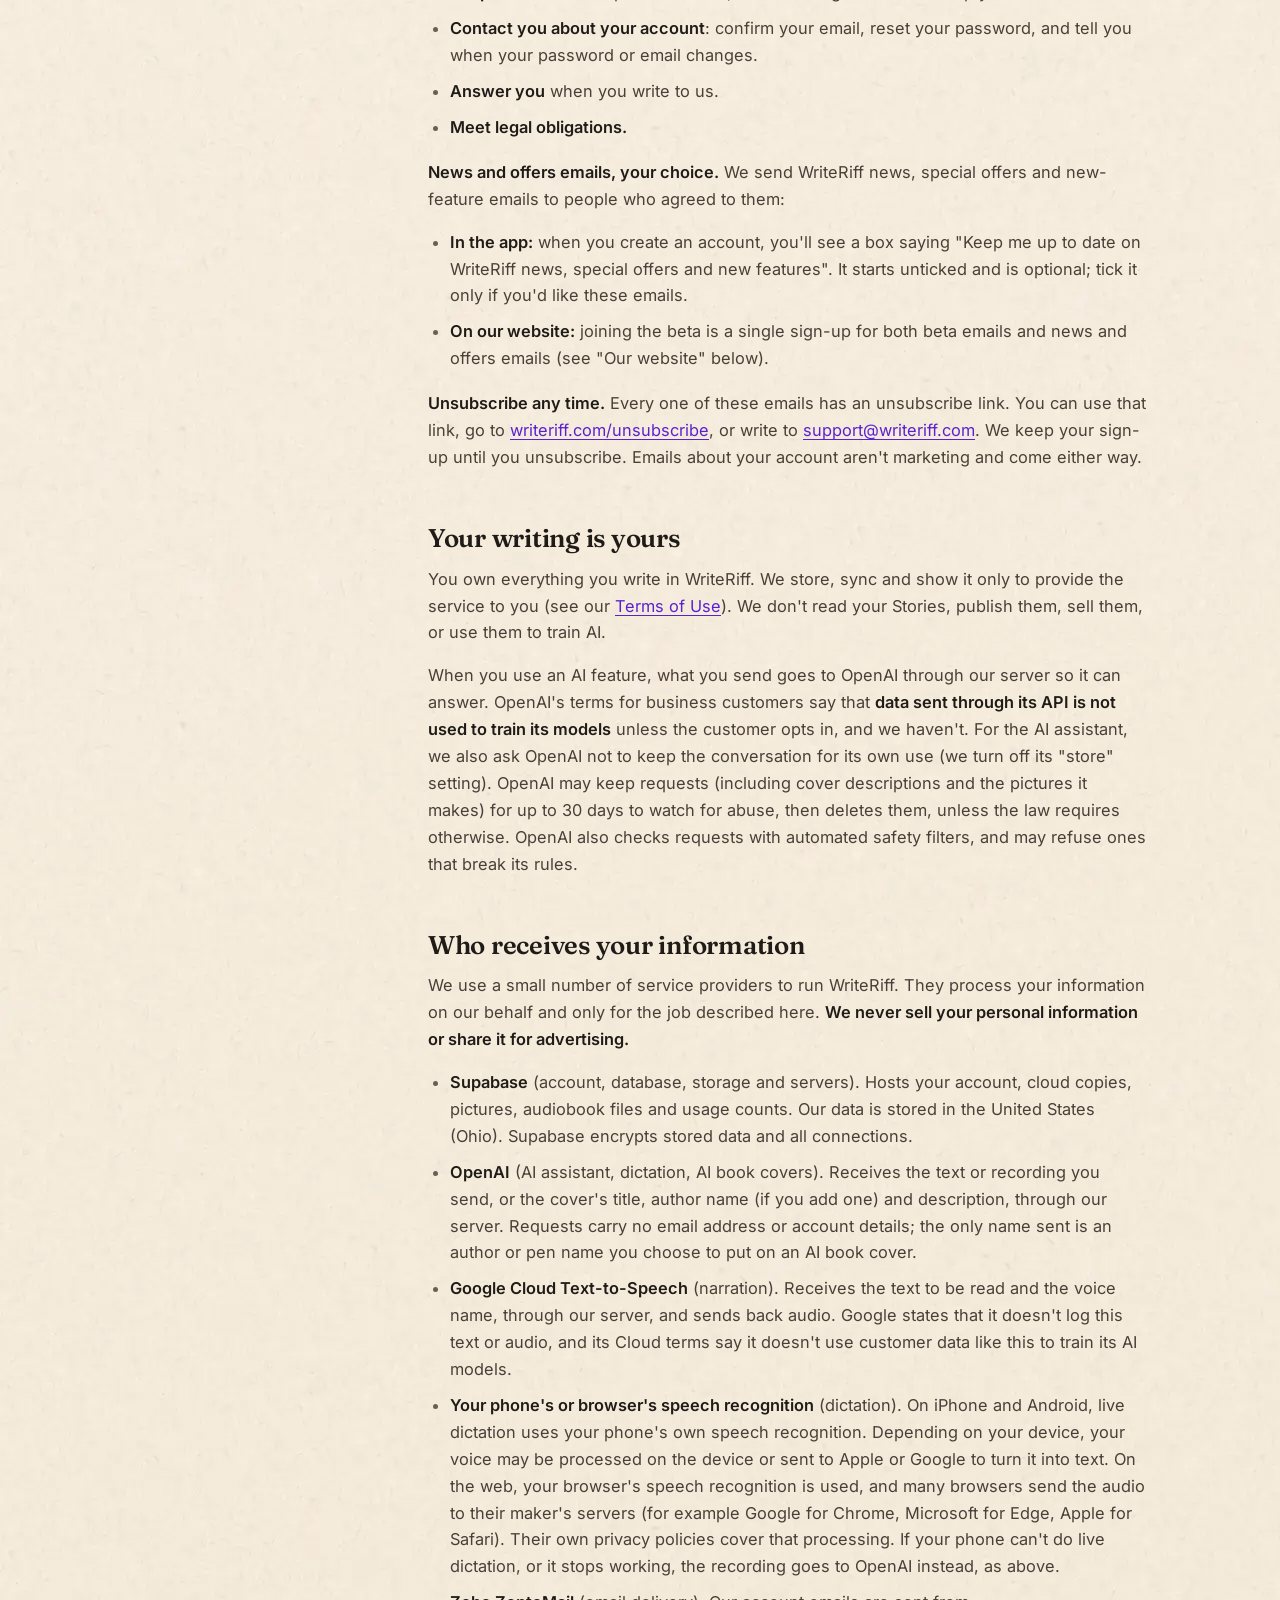
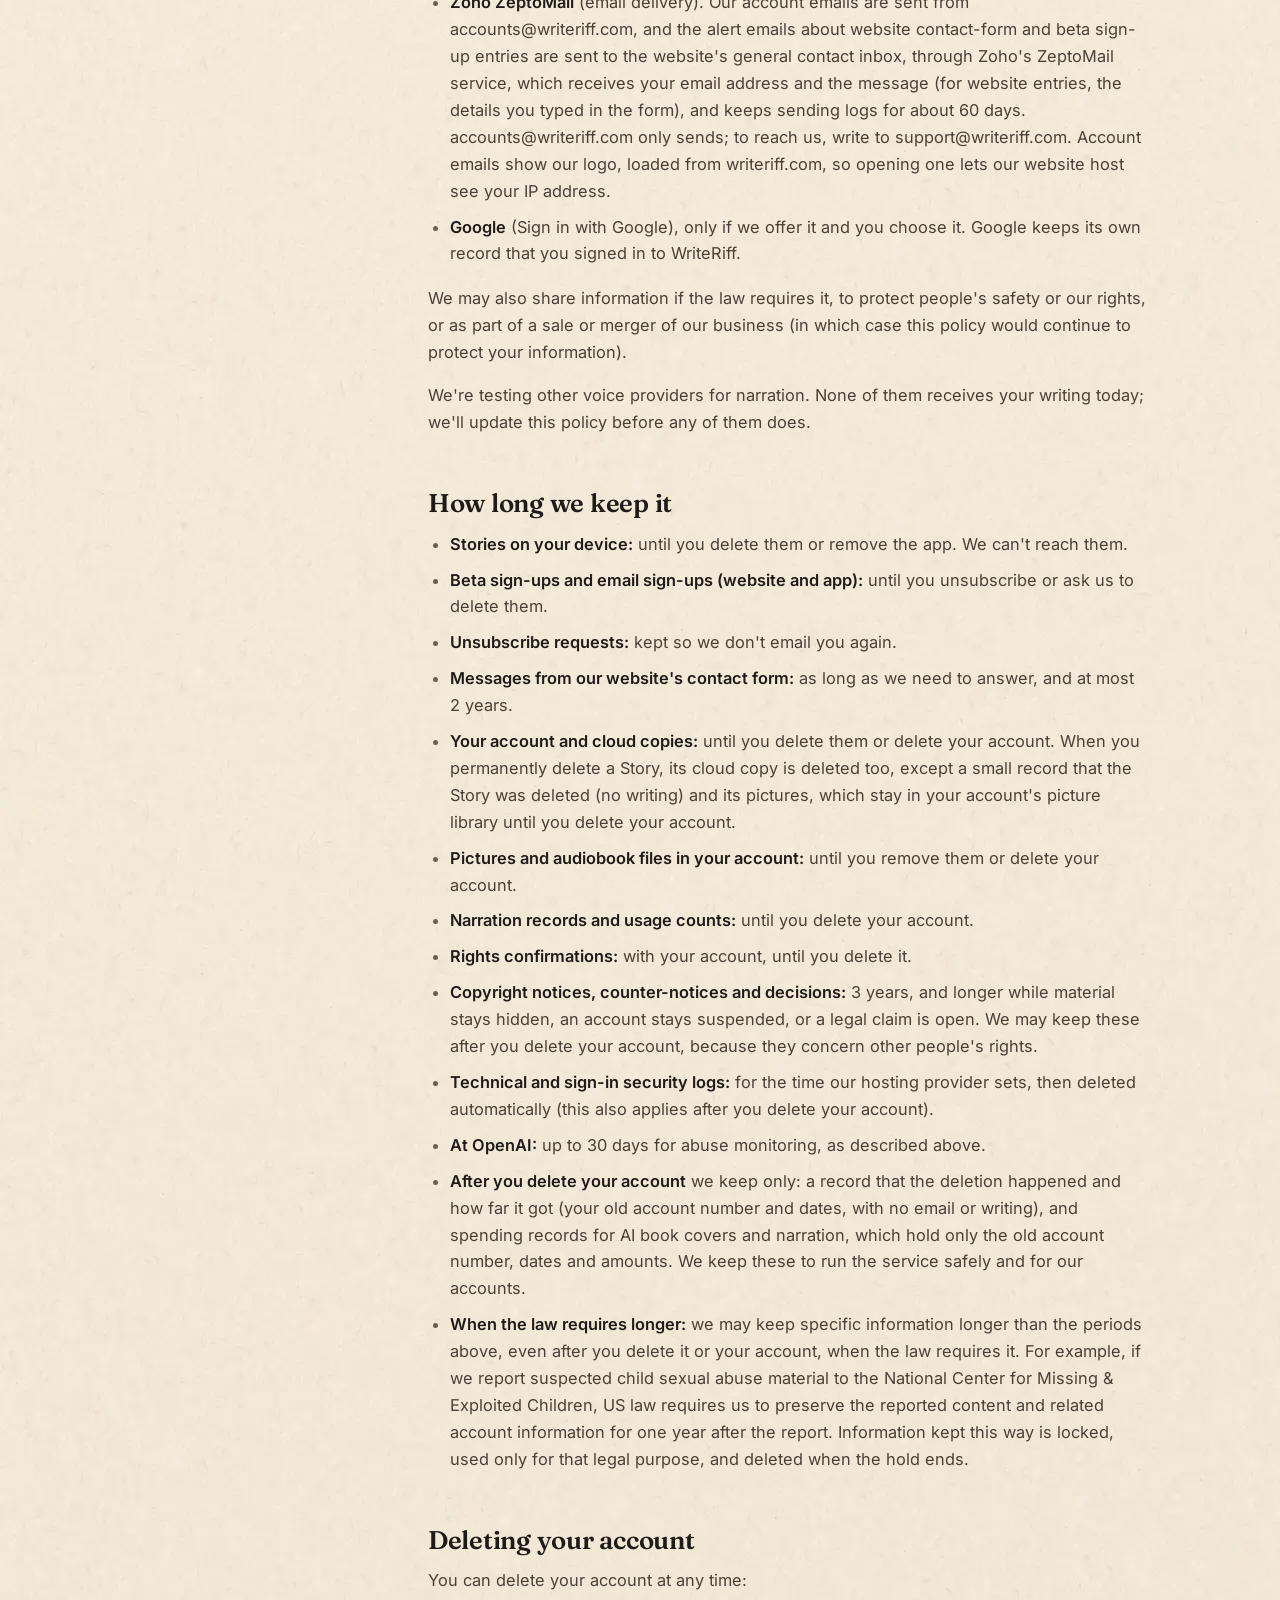
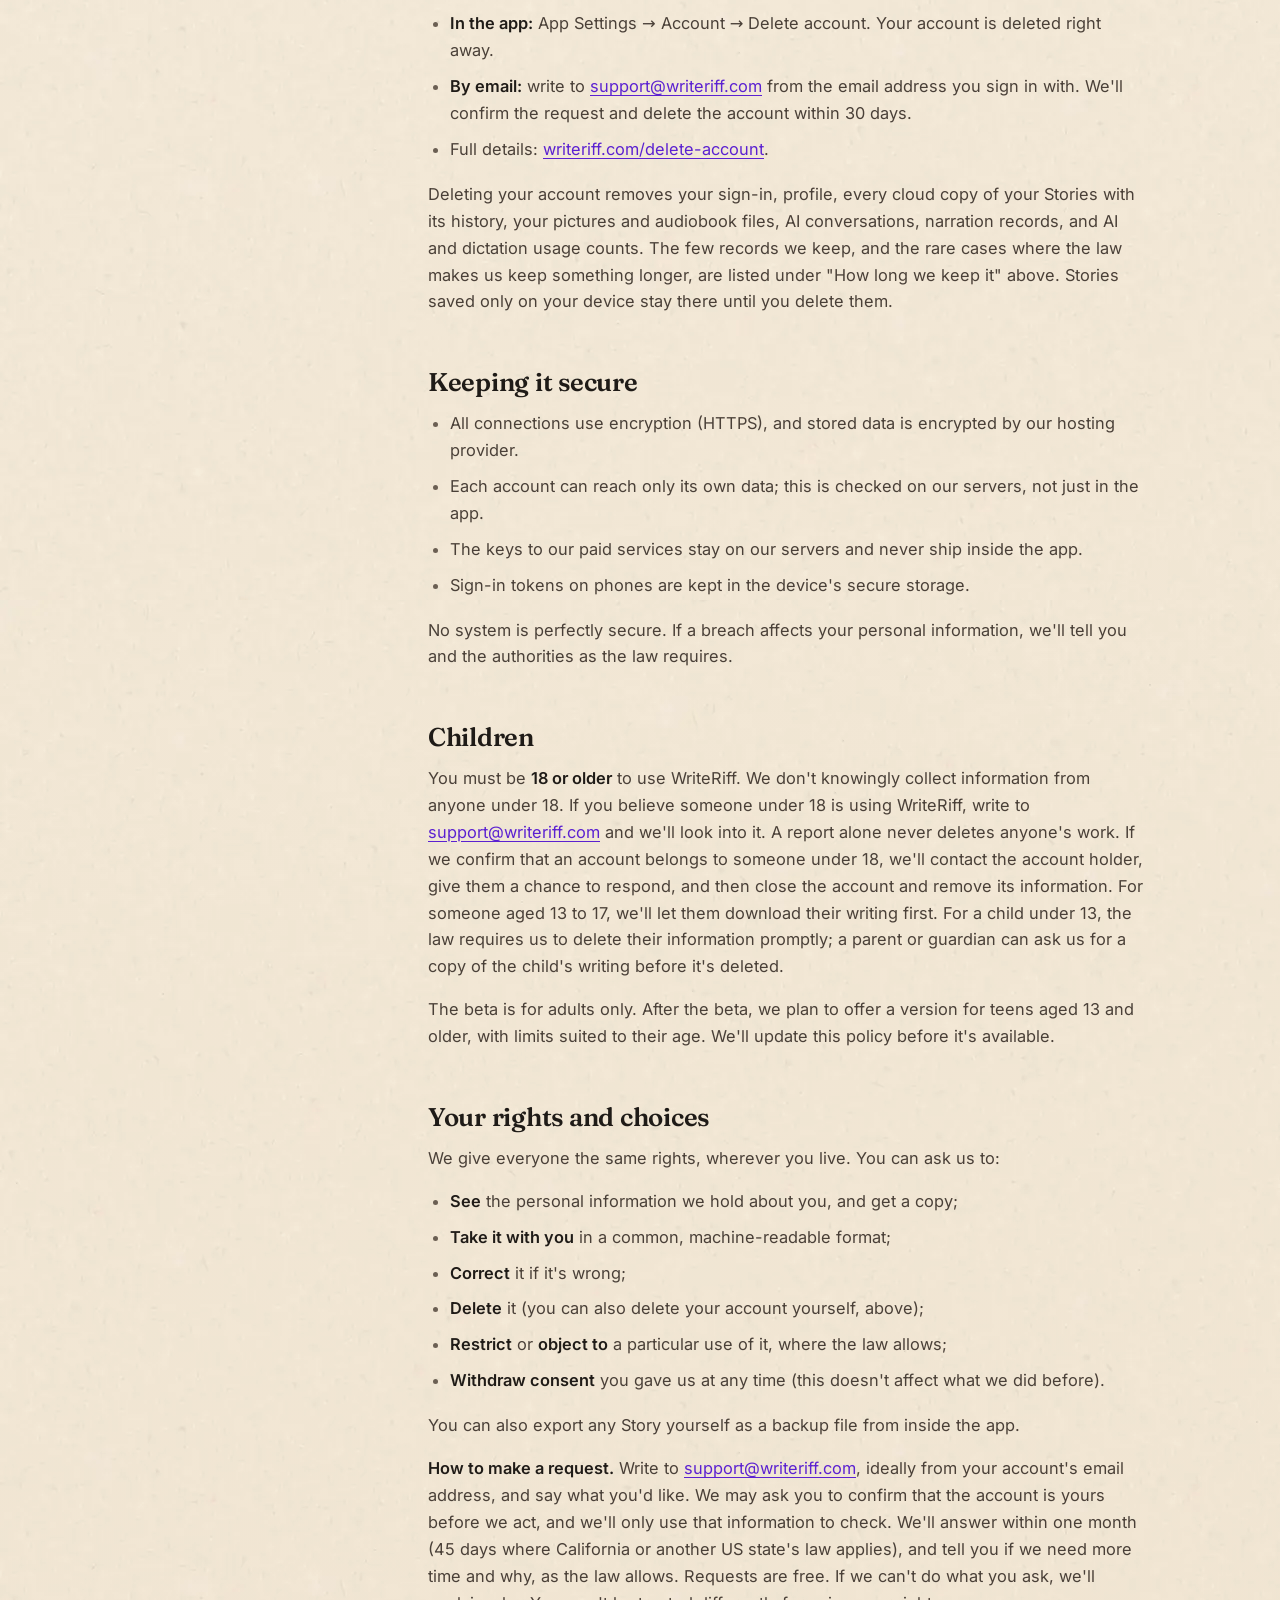
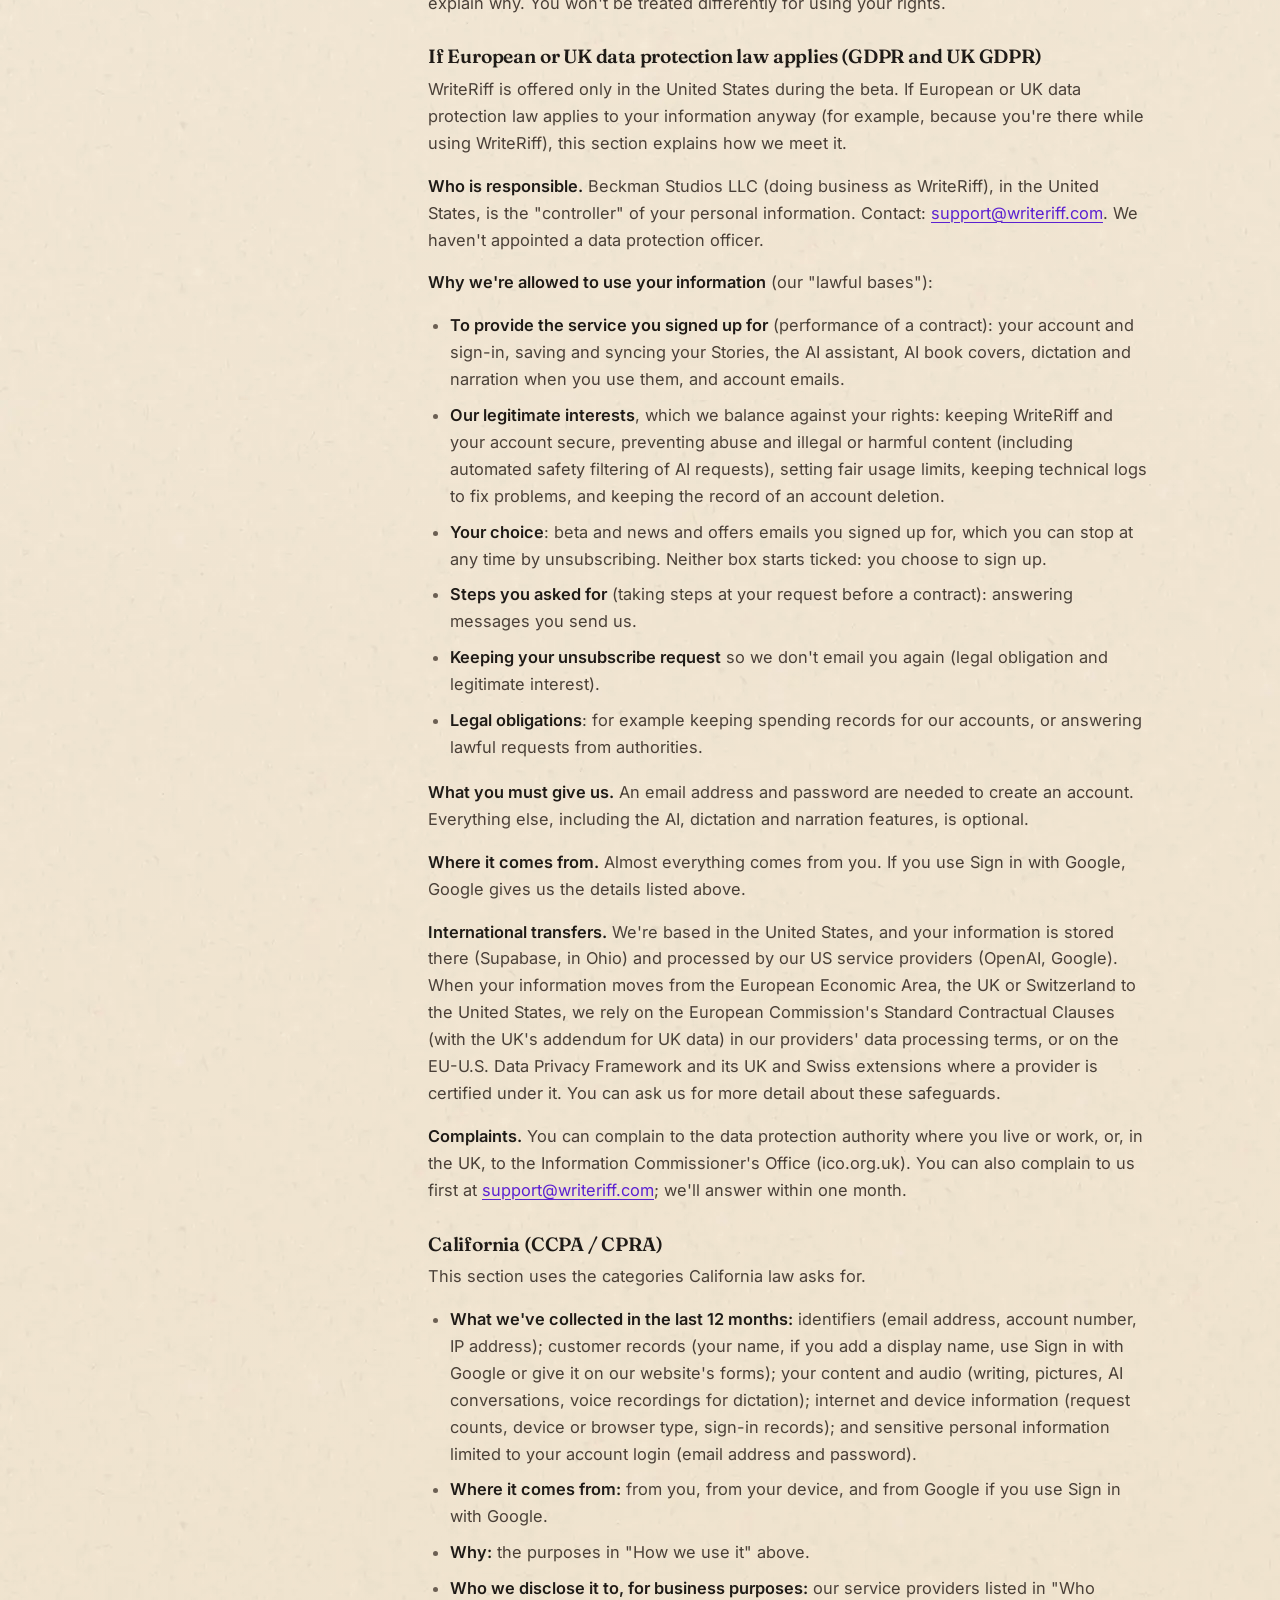
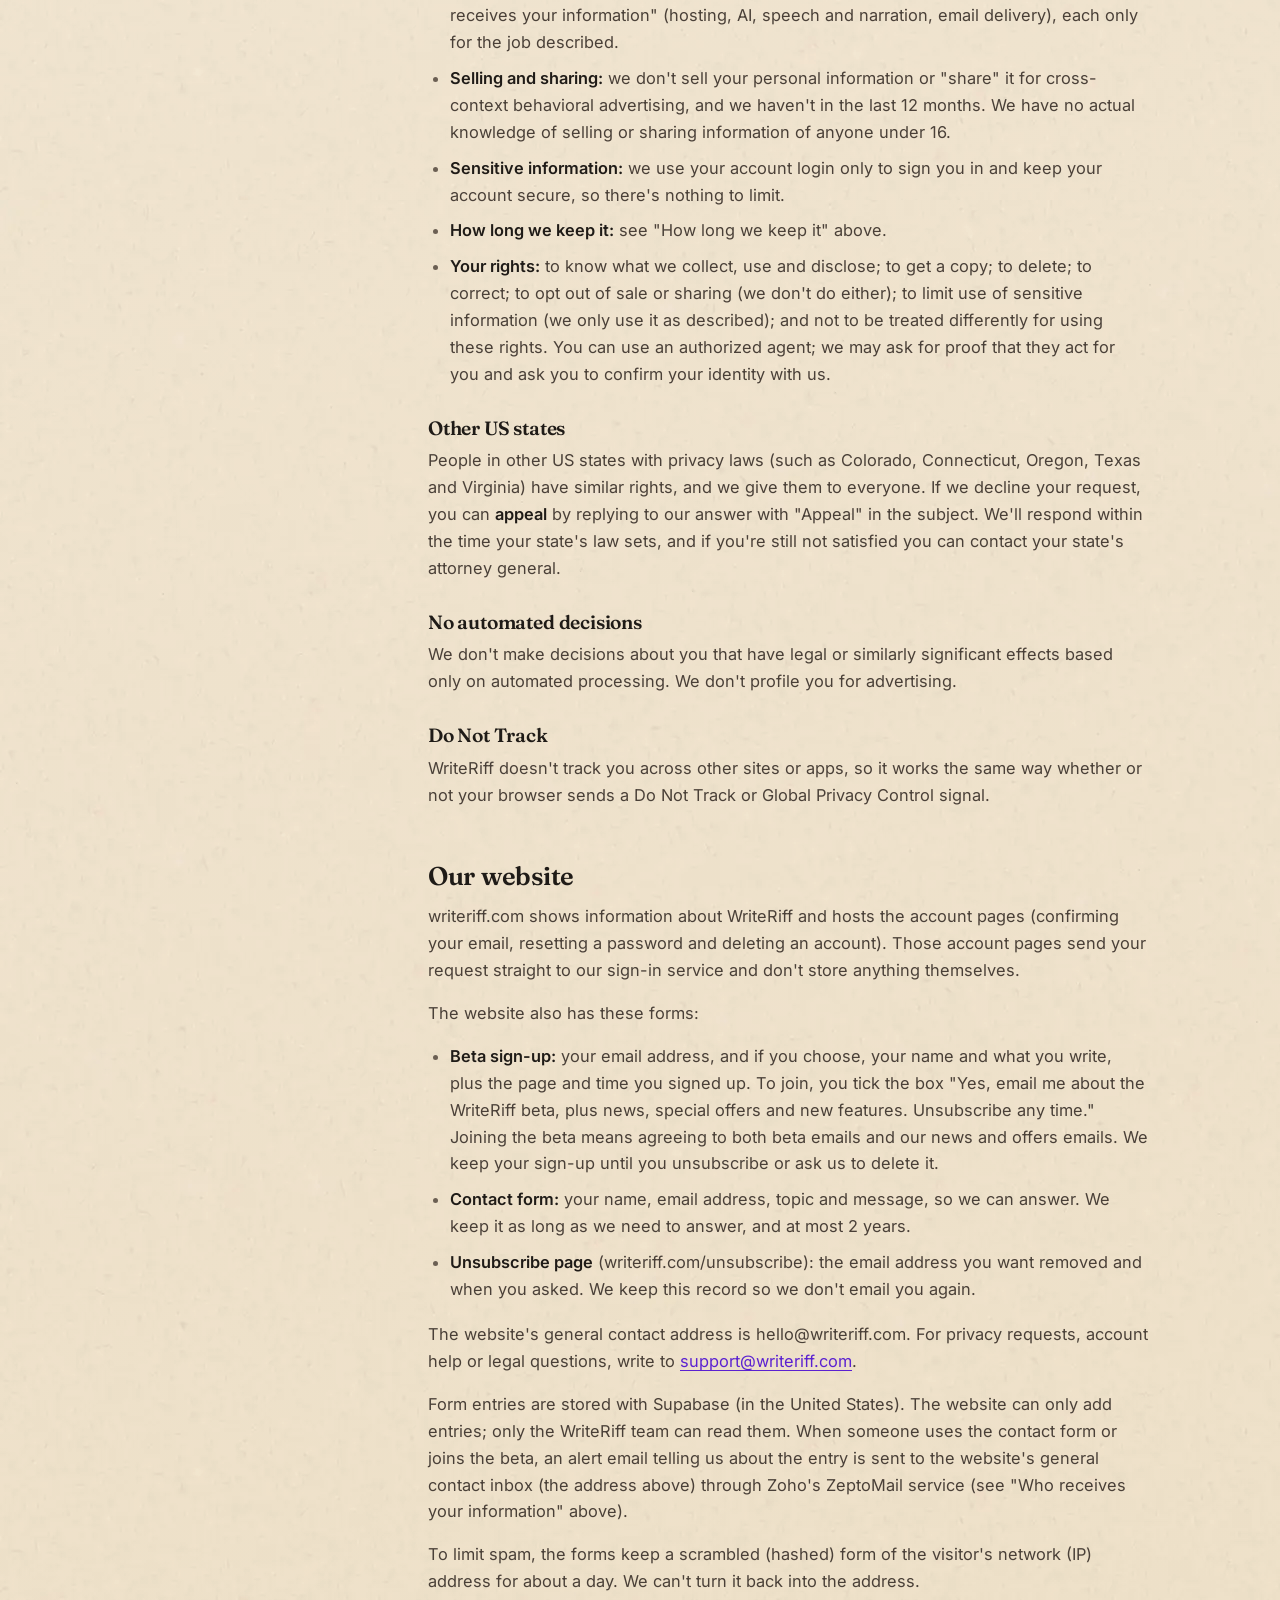
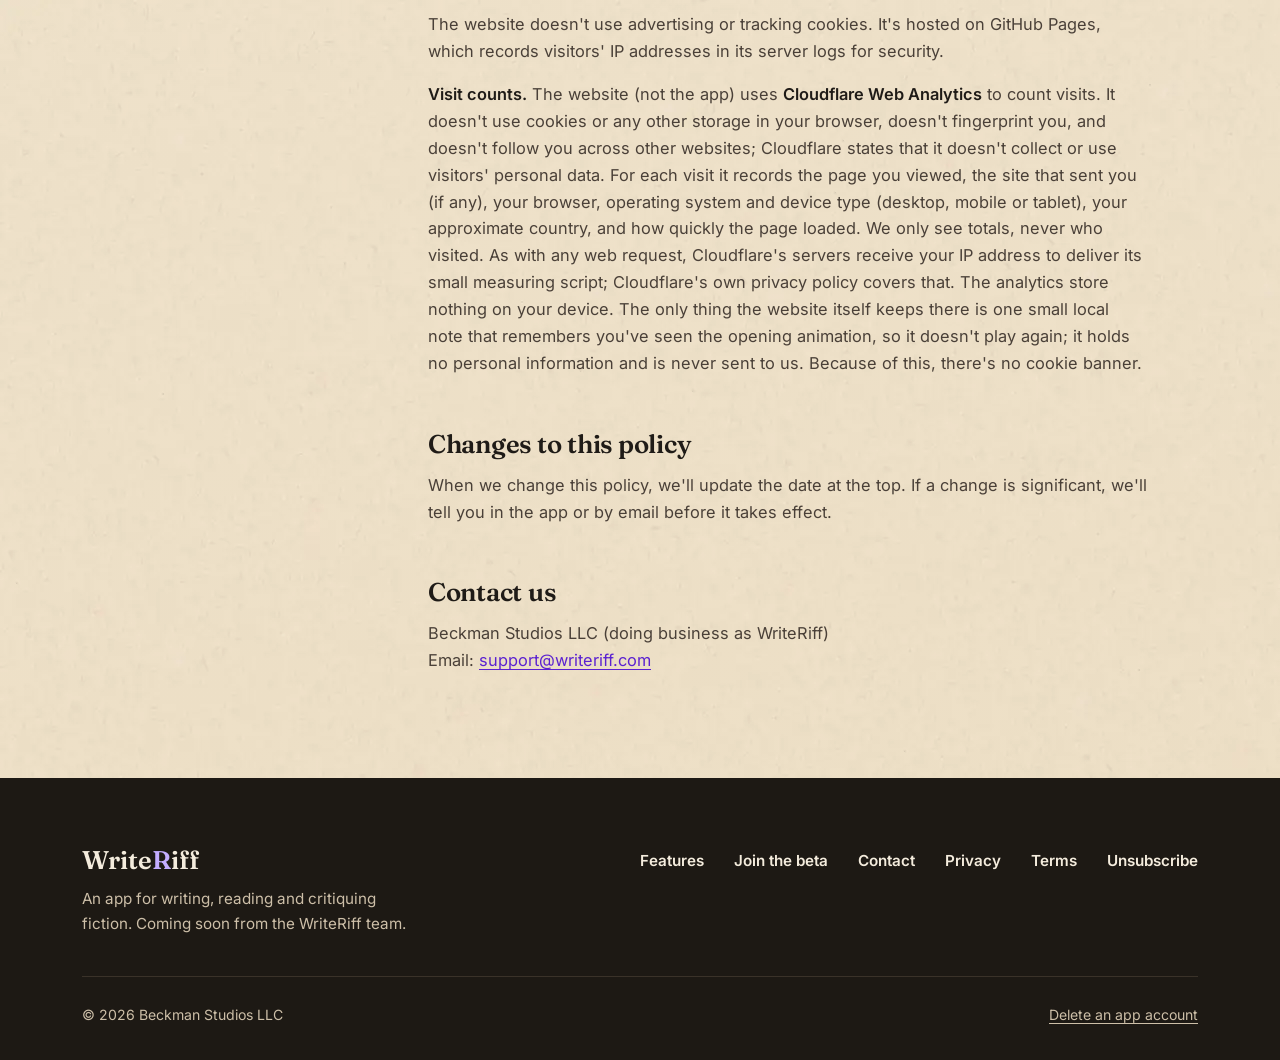
<file: privacy/index.html>
<!doctype html>
<html lang="en">
<head>
<meta charset="utf-8">
<meta name="viewport" content="width=device-width, initial-scale=1">
<script>(function(){document.documentElement.classList.add('js');var q=new URLSearchParams(location.search),s=false;try{s=localStorage.getItem('wr-intro-seen')==='1'}catch(e){}var p=q.get('intro')!=='0'&&(q.get('intro')==='1'||!s);document.documentElement.classList.add(p?'intro-on':'intro-off');if(window.matchMedia&&matchMedia('(prefers-reduced-motion: reduce)').matches)document.documentElement.classList.add('reduced')})()</script>
<title>Privacy Policy · WriteRiff</title>
<meta name="description" content="How WriteRiff collects, uses and protects your information, and the choices you have.">
<link rel="canonical" href="https://writeriff.com/privacy/">
<meta property="og:type" content="website">
<meta property="og:site_name" content="WriteRiff">
<meta property="og:title" content="Privacy Policy · WriteRiff">
<meta property="og:description" content="How WriteRiff collects, uses and protects your information, and the choices you have.">
<meta property="og:url" content="https://writeriff.com/privacy/">
<meta property="og:image" content="https://writeriff.com/assets/og-image.jpg">
<meta property="og:image:width" content="1200">
<meta property="og:image:height" content="630">
<meta property="og:image:alt" content="WriteRiff is coming: write, read and critique fiction, all in one place.">
<meta name="twitter:card" content="summary_large_image">
<meta name="twitter:title" content="Privacy Policy · WriteRiff">
<meta name="twitter:description" content="How WriteRiff collects, uses and protects your information, and the choices you have.">
<meta name="twitter:image" content="https://writeriff.com/assets/og-image.jpg">
<link rel="icon" href="../favicon.ico" sizes="any">
<link rel="icon" type="image/png" sizes="32x32" href="../assets/favicon-32.png">
<link rel="apple-touch-icon" href="../assets/apple-touch-icon.png">
<meta name="theme-color" content="#f6f0e4">
<link rel="preload" href="../assets/fonts/fraunces-latin-600-normal.woff2" as="font" type="font/woff2" crossorigin>
<link rel="preload" href="../assets/fonts/inter-latin-400-normal.woff2" as="font" type="font/woff2" crossorigin>
<link rel="stylesheet" href="../css/site.css">
</head>
<body>
<a class="skip" href="#main">Skip to content</a>
<header class="site-header">
  <div class="wrap header-inner">
    <a class="brand" href="../"><span class="brand-mark" id="brandMark" aria-hidden="true"><span class="brand-mark-anim" id="brandMarkAnim"></span></span><span class="brand-word" id="brandWord">Write<span class="r">R</span>iff</span><span class="sr-only"> home</span></a>
    <button class="nav-toggle" type="button" aria-expanded="false" aria-controls="site-nav"><span class="nav-toggle-bars" aria-hidden="true"></span><span>Menu</span></button>
    <nav class="site-nav" id="site-nav" aria-label="Main">
      <a href="../features/">Features</a>
      <a href="../contact/">Contact</a>
      <a class="key key-primary key-sm" href="../beta/">Join the beta</a>
    </nav>
  </div>
</header>
<!-- privacy: the text below is copied word for word from the app repo (privacy/index.html), wrapped in the site layout by site/_tools/wrap_legal.py. Do not edit the wording here: change it in the app repo and re-run. -->
<main id="main" class="legal-page legal-privacy">
<div class="legal-layout">
  <aside class="legal-toc" aria-label="On this page">
    <div class="legal-toc-card">
    <h2>On this page</h2>
    <ol>
      <li><a href="#who-we-are">Who we are</a></li>
      <li><a href="#what-we-collect">What we collect</a></li>
      <li><a href="#how-we-use-it">How we use it</a></li>
      <li><a href="#your-writing-is-yours">Your writing is yours</a></li>
      <li><a href="#who-receives-your-information">Who receives your information</a></li>
      <li><a href="#how-long-we-keep-it">How long we keep it</a></li>
      <li><a href="#deleting-your-account">Deleting your account</a></li>
      <li><a href="#keeping-it-secure">Keeping it secure</a></li>
      <li><a href="#children">Children</a></li>
      <li><a href="#your-rights-and-choices">Your rights and choices</a></li>
      <li><a href="#our-website">Our website</a></li>
      <li><a href="#changes-to-this-policy">Changes to this policy</a></li>
      <li><a href="#contact-us">Contact us</a></li>
    </ol>
    </div>
  </aside>
  <div class="legal-main">
  <header class="legal-hero">
    <h1>Privacy Policy</h1>
    <p class="legal-updated">Last updated November 21, 2026</p>
  </header>
  <article>
<div class="summary"><strong>The short version.</strong> Your writing belongs to you. It's saved on your device, and copies go to your WriteRiff account only so you can sync and back them up. Text you send to the AI assistant, dictation or narration goes to the service that does that job, only when you use it. <strong>We don't use your writing to train AI, our AI provider (OpenAI) doesn't either, and we never sell your information or share it for advertising.</strong> WriteRiff has no ads and no tracking.</div>
<p>This policy explains what information WriteRiff collects, why, who receives it, how long it's kept, and the choices and rights you have. It covers the WriteRiff apps for iPhone, iPad, Android and the web, and the writeriff.com website. During the beta, WriteRiff is offered only in the United States.</p>
<h2 id="who-we-are">Who we are</h2>
<p>WriteRiff is made by <strong>Beckman Studios LLC</strong>, an Arkansas limited liability company doing business as <strong>WriteRiff</strong> (&quot;WriteRiff&quot;, &quot;we&quot;, &quot;us&quot;). We are responsible for the personal information described here.</p>
<p>Questions, requests or complaints: <strong><a href="mailto:support@writeriff.com">support@writeriff.com</a></strong>.</p>
<h2 id="what-we-collect">What we collect</h2>
<h3 id="your-account">Your account</h3>
<ul>
  <li><strong>Email address and password.</strong> Used to create your account and sign you in. Your password is stored only in a protected (hashed) form by our hosting provider; we can't read it.</li>
  <li><strong>Display name</strong>, if you choose one.</li>
  <li><strong>An account number</strong> that our systems create to tell accounts apart.</li>
  <li><strong>Sign-in sessions.</strong> A sign-in token is kept on your device so you stay signed in: in the phone's secure storage (Keychain on iPhone, Keystore on Android), or in your browser's storage on the web. If you turn off &quot;Stay signed in on this device&quot;, it's kept only until you close the app or tab.</li>
  <li><strong>Sign in with Google</strong> (when we offer it). If you choose it, Google shares your email address, name and Google account number with us (and a link to your Google profile picture, if you have one). We keep these with your account.</li>
</ul>
<h3 id="your-writing">Your writing</h3>
<ul>
  <li><strong>Stories and everything in them</strong>: manuscripts, chapters, scenes, characters, places, notes, ideas, plans, versions and settings. These are saved on your device.</li>
  <li><strong>Cloud copies.</strong> When you're signed in and cloud sync is on, full copies of your Stories, their history and the records needed to sync them between devices are stored in your account.</li>
  <li><strong>Pictures</strong> you add (such as covers and story images) and <strong>audiobook files</strong> you generate, when you save them to your account.</li>
  <li><strong>AI conversations</strong> connected to your account's Home screen.</li>
</ul>
<h3 id="when-you-use-ai-dictation-or-narration">When you use AI, dictation or narration</h3>
<ul>
  <li><strong>AI assistant.</strong> Your message, recent messages in that conversation, and the parts of your Story the assistant needs to answer (for example the selected passage and relevant story facts).</li>
  <li><strong>AI book covers.</strong> The title, the author name if you add one, the style and colors you pick, and any description you type. OpenAI adds hidden information to the pictures it makes that identifies them as AI-generated (provenance metadata, also called C2PA). WriteRiff doesn't put a visible &quot;AI-generated&quot; mark on covers.</li>
  <li><strong>Dictation.</strong> Your voice, which is turned into text. Dictation usually uses your phone's or browser's own speech recognition (Apple, Google or your browser's maker; see below). The microphone in the AI assistant, and dictation on phones that can't do live recognition, send the recording to OpenAI instead.</li>
  <li><strong>Narration and audiobooks.</strong> The text being read aloud and the voice you chose. For narration you create, we keep a record of each request, including the text and the finished audio, so you aren't charged twice and can get the audio back.</li>
</ul>
<h3 id="rights-confirmations-and-copyright-notices">Rights confirmations and copyright notices</h3>
<ul>
  <li><strong>Rights confirmation.</strong> Before your first AI narration (and before you first share anything, when sharing arrives), you confirm that you own the rights to the text or have permission. We record that you confirmed, when, and which wording you saw, with your account.</li>
  <li><strong>Copyright notices you send.</strong> If you send a copyright notice or counter-notice, we keep what it contains: your name, postal address, phone number, email address, signature, the work you describe, and where the material appears. As the law expects, we send a copy of a notice to the person whose material it concerns, and a copy of a counter-notice to the person who sent the notice, so they can respond.</li>
  <li><strong>Copyright records about your account.</strong> If a valid notice is made about something you shared, we record the notice, our decision, whether your material was hidden or restored, and how many upheld takedowns your account has.</li>
</ul>
<h3 id="usage-counts">Usage counts</h3>
<p>To keep the service fair and protect it from runaway costs, we count how many AI, dictation and picture requests each account makes each day, and how much narration each account uses each month. For AI book covers we also record the time, the quality chosen, whether it worked and its estimated cost (never the title, description or picture).</p>
<h3 id="technical-information">Technical information</h3>
<p>Our hosting provider and servers keep technical logs to keep WriteRiff running, secure it and fix problems: for example your IP address, your device or browser type, the time of a request, which feature was used and whether it worked. Sign-in security logs also record sign-ins and the email address used. <strong>Our server code is built not to write your manuscript text into these logs.</strong></p>
<h3 id="what-we-don-t-collect">What we don't collect</h3>
<ul>
  <li>No advertising identifiers, no tracking across other apps or websites, and no analytics or crash-reporting services in the app. (Our website counts visits without cookies; see &quot;Our website&quot;.)</li>
  <li>No payment card details (WriteRiff has no paid features today).</li>
  <li>No contacts, location or photos beyond the pictures you choose to add. (A picture file can carry details your camera saved in it, such as where it was taken; WriteRiff doesn't read or use them.)</li>
</ul>
<h2 id="how-we-use-it">How we use it</h2>
<p>We use your information only to:</p>
<ul>
  <li><strong>Run WriteRiff for you</strong>: sign you in, save and sync your Stories, and provide the AI, dictation and narration features you ask for.</li>
  <li><strong>Keep it safe and fair</strong>: prevent abuse, enforce usage limits and keep your account secure.</li>
  <li><strong>Contact you about your account</strong>: confirm your email, reset your password, and tell you when your password or email changes.</li>
  <li><strong>Answer you</strong> when you write to us.</li>
  <li><strong>Meet legal obligations.</strong></li>
</ul>
<p><strong>News and offers emails, your choice.</strong> We send WriteRiff news, special offers and new-feature emails to people who agreed to them:</p>
<ul>
  <li><strong>In the app:</strong> when you create an account, you'll see a box saying &quot;Keep me up to date on WriteRiff news, special offers and new features&quot;. It starts unticked and is optional; tick it only if you'd like these emails.</li>
  <li><strong>On our website:</strong> joining the beta is a single sign-up for both beta emails and news and offers emails (see &quot;Our website&quot; below).</li>
</ul>
<p><strong>Unsubscribe any time.</strong> Every one of these emails has an unsubscribe link. You can use that link, go to <a href="../unsubscribe/">writeriff.com/unsubscribe</a>, or write to <a href="mailto:support@writeriff.com">support@writeriff.com</a>. We keep your sign-up until you unsubscribe. Emails about your account aren't marketing and come either way.</p>
<h2 id="your-writing-is-yours">Your writing is yours</h2>
<p>You own everything you write in WriteRiff. We store, sync and show it only to provide the service to you (see our <a href="../terms/">Terms of Use</a>). We don't read your Stories, publish them, sell them, or use them to train AI.</p>
<p>When you use an AI feature, what you send goes to OpenAI through our server so it can answer. OpenAI's terms for business customers say that <strong>data sent through its API is not used to train its models</strong> unless the customer opts in, and we haven't. For the AI assistant, we also ask OpenAI not to keep the conversation for its own use (we turn off its &quot;store&quot; setting). OpenAI may keep requests (including cover descriptions and the pictures it makes) for up to 30 days to watch for abuse, then deletes them, unless the law requires otherwise. OpenAI also checks requests with automated safety filters, and may refuse ones that break its rules.</p>
<h2 id="who-receives-your-information">Who receives your information</h2>
<p>We use a small number of service providers to run WriteRiff. They process your information on our behalf and only for the job described here. <strong>We never sell your personal information or share it for advertising.</strong></p>
<ul>
  <li><strong>Supabase</strong> (account, database, storage and servers). Hosts your account, cloud copies, pictures, audiobook files and usage counts. Our data is stored in the United States (Ohio). Supabase encrypts stored data and all connections.</li>
  <li><strong>OpenAI</strong> (AI assistant, dictation, AI book covers). Receives the text or recording you send, or the cover's title, author name (if you add one) and description, through our server. Requests carry no email address or account details; the only name sent is an author or pen name you choose to put on an AI book cover.</li>
  <li><strong>Google Cloud Text-to-Speech</strong> (narration). Receives the text to be read and the voice name, through our server, and sends back audio. Google states that it doesn't log this text or audio, and its Cloud terms say it doesn't use customer data like this to train its AI models.</li>
  <li><strong>Your phone's or browser's speech recognition</strong> (dictation). On iPhone and Android, live dictation uses your phone's own speech recognition. Depending on your device, your voice may be processed on the device or sent to Apple or Google to turn it into text. On the web, your browser's speech recognition is used, and many browsers send the audio to their maker's servers (for example Google for Chrome, Microsoft for Edge, Apple for Safari). Their own privacy policies cover that processing. If your phone can't do live dictation, or it stops working, the recording goes to OpenAI instead, as above.</li>
  <li><strong>Zoho ZeptoMail</strong> (email delivery). Our account emails are sent from accounts@writeriff.com, and the alert emails about website contact-form and beta sign-up entries are sent to the website's general contact inbox, through Zoho's ZeptoMail service, which receives your email address and the message (for website entries, the details you typed in the form), and keeps sending logs for about 60 days. accounts@writeriff.com only sends; to reach us, write to support@writeriff.com. Account emails show our logo, loaded from writeriff.com, so opening one lets our website host see your IP address.</li>
  <li><strong>Google</strong> (Sign in with Google), only if we offer it and you choose it. Google keeps its own record that you signed in to WriteRiff.</li>
</ul>
<p>We may also share information if the law requires it, to protect people's safety or our rights, or as part of a sale or merger of our business (in which case this policy would continue to protect your information).</p>
<p>We're testing other voice providers for narration. None of them receives your writing today; we'll update this policy before any of them does.</p>
<h2 id="how-long-we-keep-it">How long we keep it</h2>
<ul>
  <li><strong>Stories on your device:</strong> until you delete them or remove the app. We can't reach them.</li>
  <li><strong>Beta sign-ups and email sign-ups (website and app):</strong> until you unsubscribe or ask us to delete them.</li>
  <li><strong>Unsubscribe requests:</strong> kept so we don't email you again.</li>
  <li><strong>Messages from our website's contact form:</strong> as long as we need to answer, and at most 2 years.</li>
  <li><strong>Your account and cloud copies:</strong> until you delete them or delete your account. When you permanently delete a Story, its cloud copy is deleted too, except a small record that the Story was deleted (no writing) and its pictures, which stay in your account's picture library until you delete your account.</li>
  <li><strong>Pictures and audiobook files in your account:</strong> until you remove them or delete your account.</li>
  <li><strong>Narration records and usage counts:</strong> until you delete your account.</li>
  <li><strong>Rights confirmations:</strong> with your account, until you delete it.</li>
  <li><strong>Copyright notices, counter-notices and decisions:</strong> 3 years, and longer while material stays hidden, an account stays suspended, or a legal claim is open. We may keep these after you delete your account, because they concern other people's rights.</li>
  <li><strong>Technical and sign-in security logs:</strong> for the time our hosting provider sets, then deleted automatically (this also applies after you delete your account).</li>
  <li><strong>At OpenAI:</strong> up to 30 days for abuse monitoring, as described above.</li>
  <li><strong>After you delete your account</strong> we keep only: a record that the deletion happened and how far it got (your old account number and dates, with no email or writing), and spending records for AI book covers and narration, which hold only the old account number, dates and amounts. We keep these to run the service safely and for our accounts.</li>
  <li><strong>When the law requires longer:</strong> we may keep specific information longer than the periods above, even after you delete it or your account, when the law requires it. For example, if we report suspected child sexual abuse material to the National Center for Missing &amp; Exploited Children, US law requires us to preserve the reported content and related account information for one year after the report. Information kept this way is locked, used only for that legal purpose, and deleted when the hold ends.</li>
</ul>
<h2 id="deleting-your-account">Deleting your account</h2>
<p>You can delete your account at any time:</p>
<ul>
  <li><strong>In the app:</strong> App Settings → Account → Delete account. Your account is deleted right away.</li>
  <li><strong>By email:</strong> write to <a href="mailto:support@writeriff.com?subject=Delete%20my%20WriteRiff%20account">support@writeriff.com</a> from the email address you sign in with. We'll confirm the request and delete the account within 30 days.</li>
  <li>Full details: <a href="../delete-account/">writeriff.com/delete-account</a>.</li>
</ul>
<p>Deleting your account removes your sign-in, profile, every cloud copy of your Stories with its history, your pictures and audiobook files, AI conversations, narration records, and AI and dictation usage counts. The few records we keep, and the rare cases where the law makes us keep something longer, are listed under &quot;How long we keep it&quot; above. Stories saved only on your device stay there until you delete them.</p>
<h2 id="keeping-it-secure">Keeping it secure</h2>
<ul>
  <li>All connections use encryption (HTTPS), and stored data is encrypted by our hosting provider.</li>
  <li>Each account can reach only its own data; this is checked on our servers, not just in the app.</li>
  <li>The keys to our paid services stay on our servers and never ship inside the app.</li>
  <li>Sign-in tokens on phones are kept in the device's secure storage.</li>
</ul>
<p>No system is perfectly secure. If a breach affects your personal information, we'll tell you and the authorities as the law requires.</p>
<h2 id="children">Children</h2>
<p>You must be <strong>18 or older</strong> to use WriteRiff. We don't knowingly collect information from anyone under 18. If you believe someone under 18 is using WriteRiff, write to <a href="mailto:support@writeriff.com">support@writeriff.com</a> and we'll look into it. A report alone never deletes anyone's work. If we confirm that an account belongs to someone under 18, we'll contact the account holder, give them a chance to respond, and then close the account and remove its information. For someone aged 13 to 17, we'll let them download their writing first. For a child under 13, the law requires us to delete their information promptly; a parent or guardian can ask us for a copy of the child's writing before it's deleted.</p>
<p>The beta is for adults only. After the beta, we plan to offer a version for teens aged 13 and older, with limits suited to their age. We'll update this policy before it's available.</p>
<h2 id="your-rights-and-choices">Your rights and choices</h2>
<p>We give everyone the same rights, wherever you live. You can ask us to:</p>
<ul>
  <li><strong>See</strong> the personal information we hold about you, and get a copy;</li>
  <li><strong>Take it with you</strong> in a common, machine-readable format;</li>
  <li><strong>Correct</strong> it if it's wrong;</li>
  <li><strong>Delete</strong> it (you can also delete your account yourself, above);</li>
  <li><strong>Restrict</strong> or <strong>object to</strong> a particular use of it, where the law allows;</li>
  <li><strong>Withdraw consent</strong> you gave us at any time (this doesn't affect what we did before).</li>
</ul>
<p>You can also export any Story yourself as a backup file from inside the app.</p>
<p><strong>How to make a request.</strong> Write to <a href="mailto:support@writeriff.com?subject=Privacy%20request">support@writeriff.com</a>, ideally from your account's email address, and say what you'd like. We may ask you to confirm that the account is yours before we act, and we'll only use that information to check. We'll answer within one month (45 days where California or another US state's law applies), and tell you if we need more time and why, as the law allows. Requests are free. If we can't do what you ask, we'll explain why. You won't be treated differently for using your rights.</p>
<h3 id="if-european-or-uk-data-protection-law-applies">If European or UK data protection law applies (GDPR and UK GDPR)</h3>
<p>WriteRiff is offered only in the United States during the beta. If European or UK data protection law applies to your information anyway (for example, because you're there while using WriteRiff), this section explains how we meet it.</p>
<p><strong>Who is responsible.</strong> Beckman Studios LLC (doing business as WriteRiff), in the United States, is the &quot;controller&quot; of your personal information. Contact: <a href="mailto:support@writeriff.com">support@writeriff.com</a>. We haven't appointed a data protection officer.</p>
<p><strong>Why we're allowed to use your information</strong> (our &quot;lawful bases&quot;):</p>
<ul>
  <li><strong>To provide the service you signed up for</strong> (performance of a contract): your account and sign-in, saving and syncing your Stories, the AI assistant, AI book covers, dictation and narration when you use them, and account emails.</li>
  <li><strong>Our legitimate interests</strong>, which we balance against your rights: keeping WriteRiff and your account secure, preventing abuse and illegal or harmful content (including automated safety filtering of AI requests), setting fair usage limits, keeping technical logs to fix problems, and keeping the record of an account deletion.</li>
  <li><strong>Your choice</strong>: beta and news and offers emails you signed up for, which you can stop at any time by unsubscribing. Neither box starts ticked: you choose to sign up.</li>
  <li><strong>Steps you asked for</strong> (taking steps at your request before a contract): answering messages you send us.</li>
  <li><strong>Keeping your unsubscribe request</strong> so we don't email you again (legal obligation and legitimate interest).</li>
  <li><strong>Legal obligations</strong>: for example keeping spending records for our accounts, or answering lawful requests from authorities.</li>
</ul>
<p><strong>What you must give us.</strong> An email address and password are needed to create an account. Everything else, including the AI, dictation and narration features, is optional.</p>
<p><strong>Where it comes from.</strong> Almost everything comes from you. If you use Sign in with Google, Google gives us the details listed above.</p>
<p><strong>International transfers.</strong> We're based in the United States, and your information is stored there (Supabase, in Ohio) and processed by our US service providers (OpenAI, Google). When your information moves from the European Economic Area, the UK or Switzerland to the United States, we rely on the European Commission's Standard Contractual Clauses (with the UK's addendum for UK data) in our providers' data processing terms, or on the EU-U.S. Data Privacy Framework and its UK and Swiss extensions where a provider is certified under it. You can ask us for more detail about these safeguards.</p>
<p><strong>Complaints.</strong> You can complain to the data protection authority where you live or work, or, in the UK, to the Information Commissioner's Office (ico.org.uk). You can also complain to us first at <a href="mailto:support@writeriff.com">support@writeriff.com</a>; we'll answer within one month.</p>
<h3 id="california">California (CCPA / CPRA)</h3>
<p>This section uses the categories California law asks for.</p>
<ul>
  <li><strong>What we've collected in the last 12 months:</strong> identifiers (email address, account number, IP address); customer records (your name, if you add a display name, use Sign in with Google or give it on our website's forms); your content and audio (writing, pictures, AI conversations, voice recordings for dictation); internet and device information (request counts, device or browser type, sign-in records); and sensitive personal information limited to your account login (email address and password).</li>
  <li><strong>Where it comes from:</strong> from you, from your device, and from Google if you use Sign in with Google.</li>
  <li><strong>Why:</strong> the purposes in &quot;How we use it&quot; above.</li>
  <li><strong>Who we disclose it to, for business purposes:</strong> our service providers listed in &quot;Who receives your information&quot; (hosting, AI, speech and narration, email delivery), each only for the job described.</li>
  <li><strong>Selling and sharing:</strong> we don't sell your personal information or &quot;share&quot; it for cross-context behavioral advertising, and we haven't in the last 12 months. We have no actual knowledge of selling or sharing information of anyone under 16.</li>
  <li><strong>Sensitive information:</strong> we use your account login only to sign you in and keep your account secure, so there's nothing to limit.</li>
  <li><strong>How long we keep it:</strong> see &quot;How long we keep it&quot; above.</li>
  <li><strong>Your rights:</strong> to know what we collect, use and disclose; to get a copy; to delete; to correct; to opt out of sale or sharing (we don't do either); to limit use of sensitive information (we only use it as described); and not to be treated differently for using these rights. You can use an authorized agent; we may ask for proof that they act for you and ask you to confirm your identity with us.</li>
</ul>
<h3 id="other-us-states">Other US states</h3>
<p>People in other US states with privacy laws (such as Colorado, Connecticut, Oregon, Texas and Virginia) have similar rights, and we give them to everyone. If we decline your request, you can <strong>appeal</strong> by replying to our answer with &quot;Appeal&quot; in the subject. We'll respond within the time your state's law sets, and if you're still not satisfied you can contact your state's attorney general.</p>
<h3 id="no-automated-decisions">No automated decisions</h3>
<p>We don't make decisions about you that have legal or similarly significant effects based only on automated processing. We don't profile you for advertising.</p>
<h3 id="do-not-track">Do Not Track</h3>
<p>WriteRiff doesn't track you across other sites or apps, so it works the same way whether or not your browser sends a Do Not Track or Global Privacy Control signal.</p>
<h2 id="our-website">Our website</h2>
<p>writeriff.com shows information about WriteRiff and hosts the account pages (confirming your email, resetting a password and deleting an account). Those account pages send your request straight to our sign-in service and don't store anything themselves.</p>
<p>The website also has these forms:</p>
<ul>
  <li><strong>Beta sign-up:</strong> your email address, and if you choose, your name and what you write, plus the page and time you signed up. To join, you tick the box &quot;Yes, email me about the WriteRiff beta, plus news, special offers and new features. Unsubscribe any time.&quot; Joining the beta means agreeing to both beta emails and our news and offers emails. We keep your sign-up until you unsubscribe or ask us to delete it.</li>
  <li><strong>Contact form:</strong> your name, email address, topic and message, so we can answer. We keep it as long as we need to answer, and at most 2 years.</li>
  <li><strong>Unsubscribe page</strong> (writeriff.com/unsubscribe): the email address you want removed and when you asked. We keep this record so we don't email you again.</li>
</ul>
<p>The website's general contact address is hello@writeriff.com. For privacy requests, account help or legal questions, write to <a href="mailto:support@writeriff.com">support@writeriff.com</a>.</p>
<p>Form entries are stored with Supabase (in the United States). The website can only add entries; only the WriteRiff team can read them. When someone uses the contact form or joins the beta, an alert email telling us about the entry is sent to the website's general contact inbox (the address above) through Zoho's ZeptoMail service (see &quot;Who receives your information&quot; above).</p>
<p>To limit spam, the forms keep a scrambled (hashed) form of the visitor's network (IP) address for about a day. We can't turn it back into the address.</p>
<p>The website doesn't use advertising or tracking cookies. It's hosted on GitHub Pages, which records visitors' IP addresses in its server logs for security.</p>
<p><strong>Visit counts.</strong> The website (not the app) uses <strong>Cloudflare Web Analytics</strong> to count visits. It doesn't use cookies or any other storage in your browser, doesn't fingerprint you, and doesn't follow you across other websites; Cloudflare states that it doesn't collect or use visitors' personal data. For each visit it records the page you viewed, the site that sent you (if any), your browser, operating system and device type (desktop, mobile or tablet), your approximate country, and how quickly the page loaded. We only see totals, never who visited. As with any web request, Cloudflare's servers receive your IP address to deliver its small measuring script; Cloudflare's own privacy policy covers that. The analytics store nothing on your device. The only thing the website itself keeps there is one small local note that remembers you've seen the opening animation, so it doesn't play again; it holds no personal information and is never sent to us. Because of this, there's no cookie banner.</p>
<h2 id="changes-to-this-policy">Changes to this policy</h2>
<p>When we change this policy, we'll update the date at the top. If a change is significant, we'll tell you in the app or by email before it takes effect.</p>
<h2 id="contact-us">Contact us</h2>
<p>Beckman Studios LLC (doing business as WriteRiff)<br>Email: <a href="mailto:support@writeriff.com">support@writeriff.com</a></p>
  
  </article>
  </div>
</div>
</main>

<footer class="site-footer">
  <div class="wrap">
    <div class="footer-top">
      <div class="footer-brand">
        <span class="word">Write<span class="r">R</span>iff</span>
        <p>An app for writing, reading and critiquing fiction. Coming soon from the WriteRiff team.</p>
      </div>
      <nav class="footer-nav" aria-label="Footer">
        <a href="../features/">Features</a>
        <a href="../beta/">Join the beta</a>
        <a href="../contact/">Contact</a>
        <a href="../privacy/">Privacy</a>
        <a href="../terms/">Terms</a>
        <a href="../unsubscribe/">Unsubscribe</a>
      </nav>
    </div>
    <div class="footer-bottom">
      <span>&copy; 2026 Beckman Studios LLC</span>
      <a href="../delete-account/">Delete an app account</a>
    </div>
  </div>
</footer>
<script src="../assets/lottie_light.min.js"></script>
<script src="../assets/scribe-logo.js"></script>
<script src="../js/wr-intro.js"></script>
<script src="../js/wr-reveal.js"></script>
<script src="../js/site.js"></script>
<!-- Cloudflare Web Analytics (cookieless; see DATA-USES.md) --><script defer src="https://static.cloudflareinsights.com/beacon.min.js" data-cf-beacon='{"token": "8a754c8033f94598a748c346a80c635e"}'></script><!-- End Cloudflare Web Analytics -->
</body>
</html>
</file>
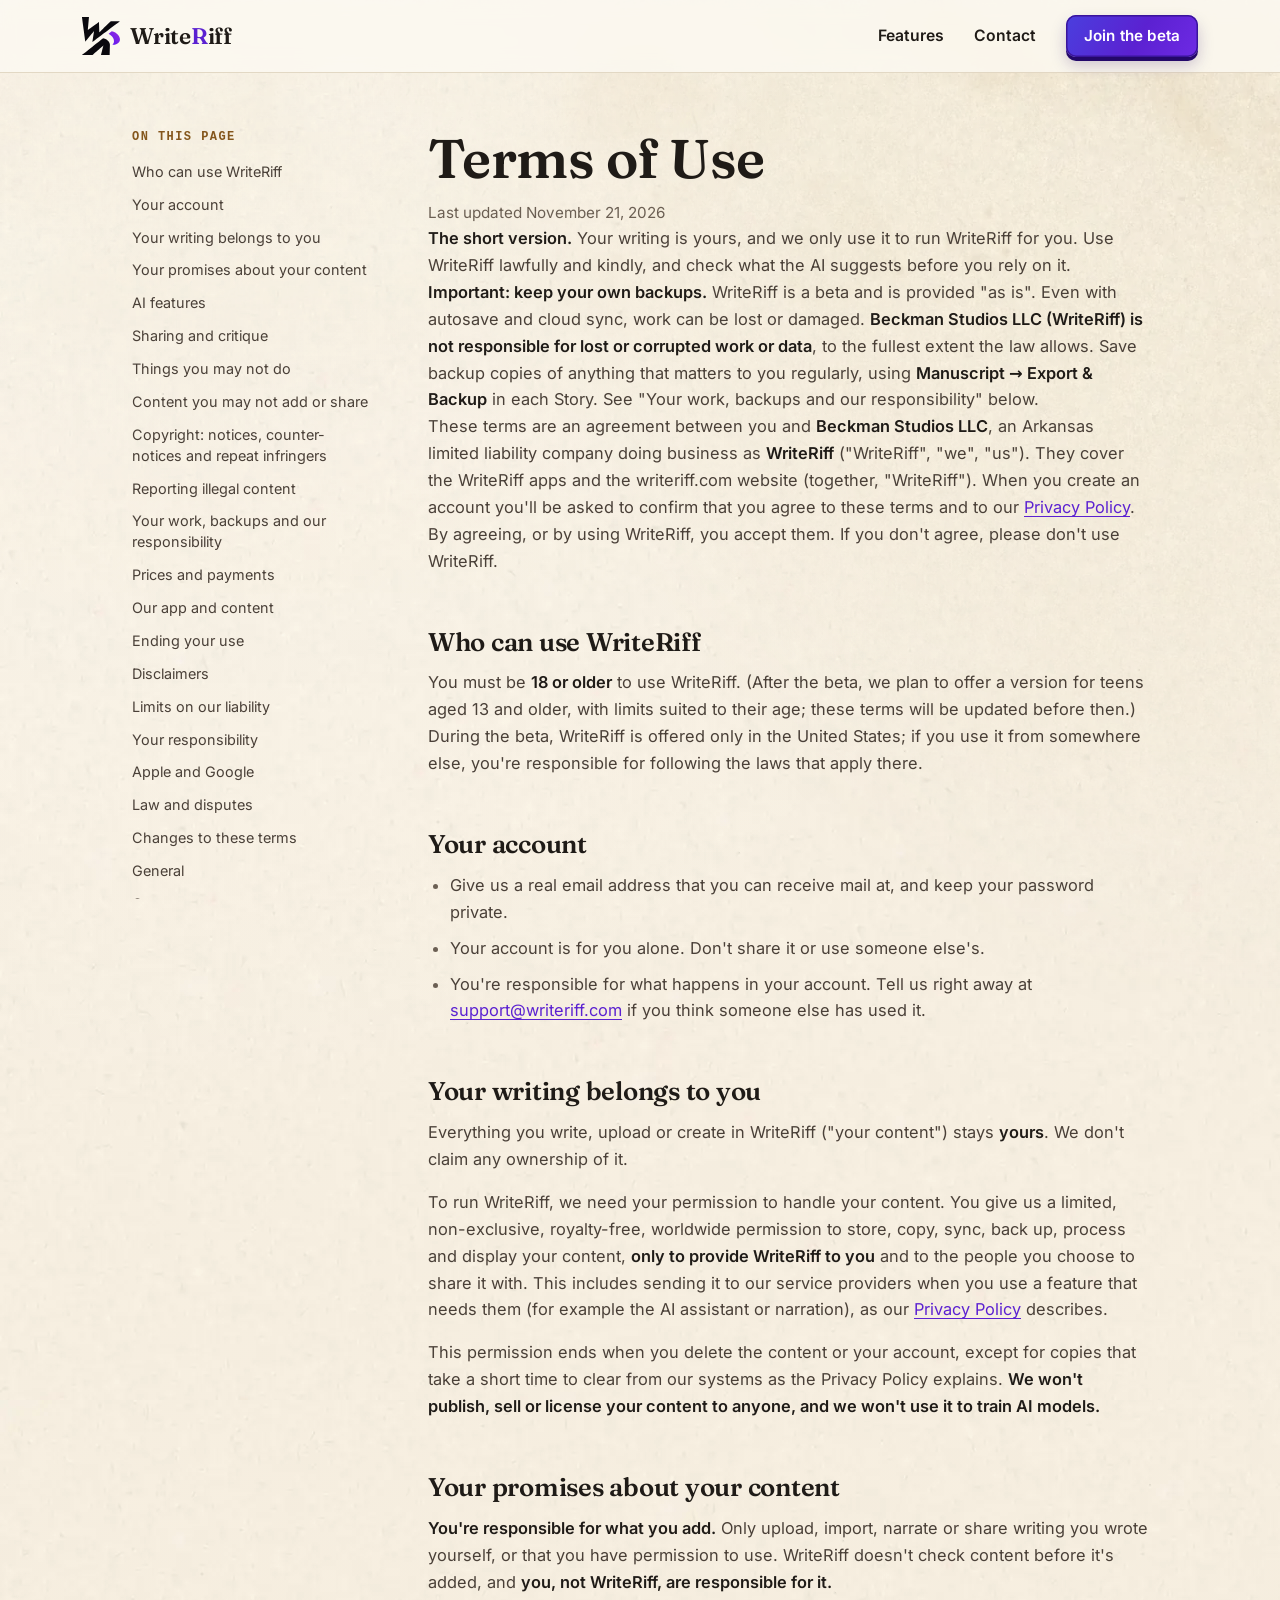
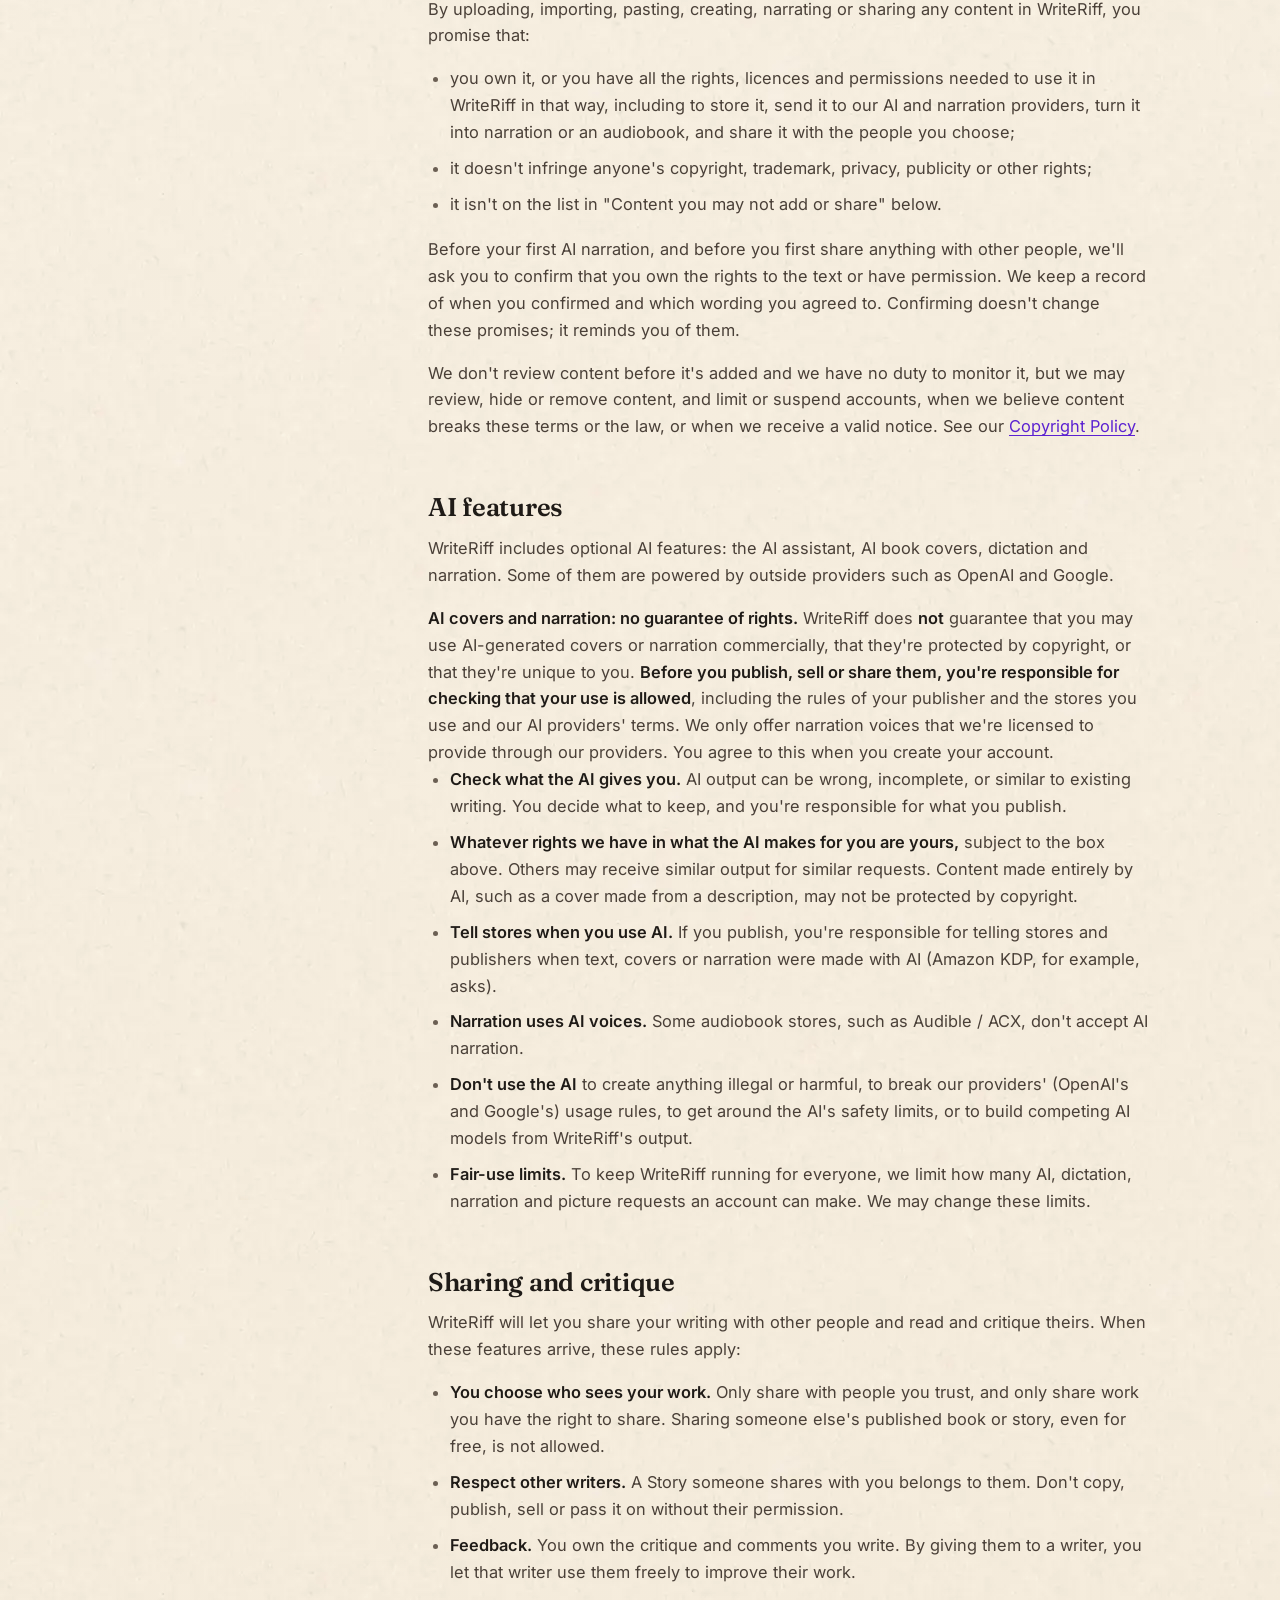
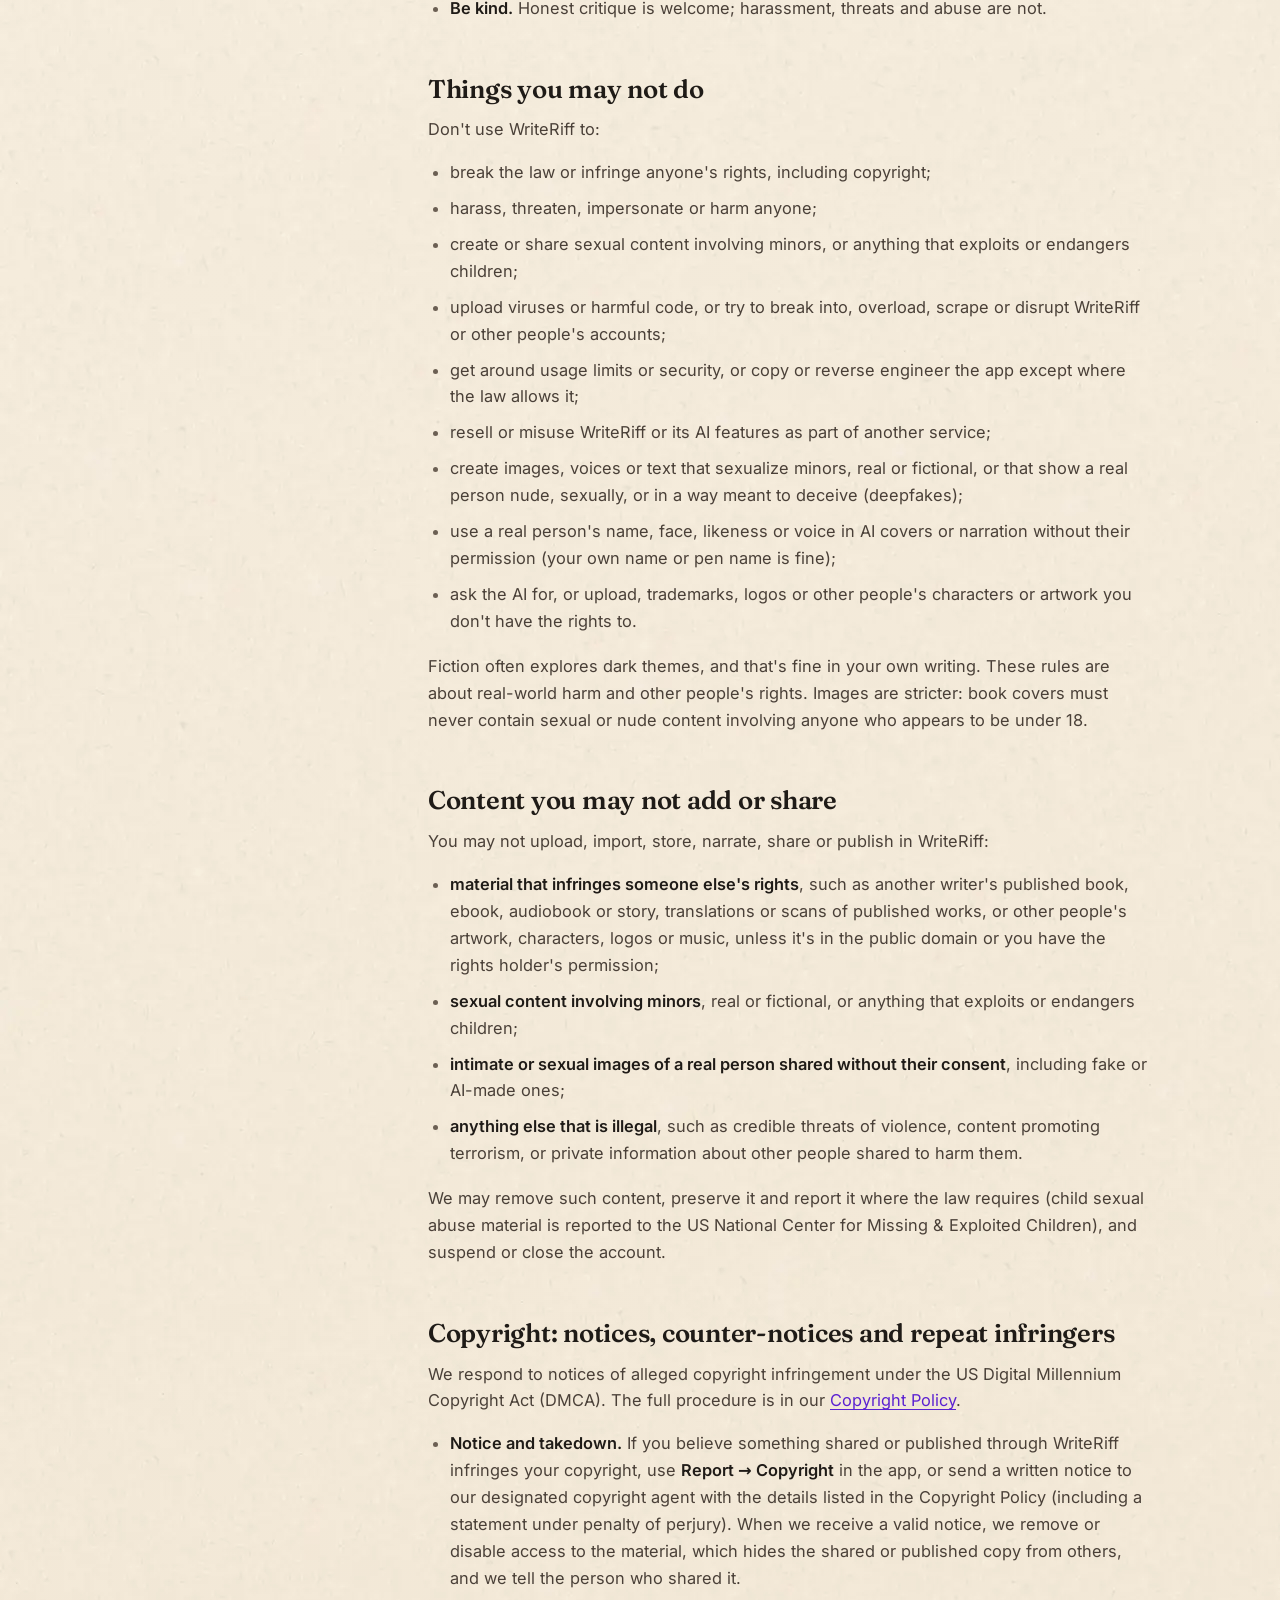
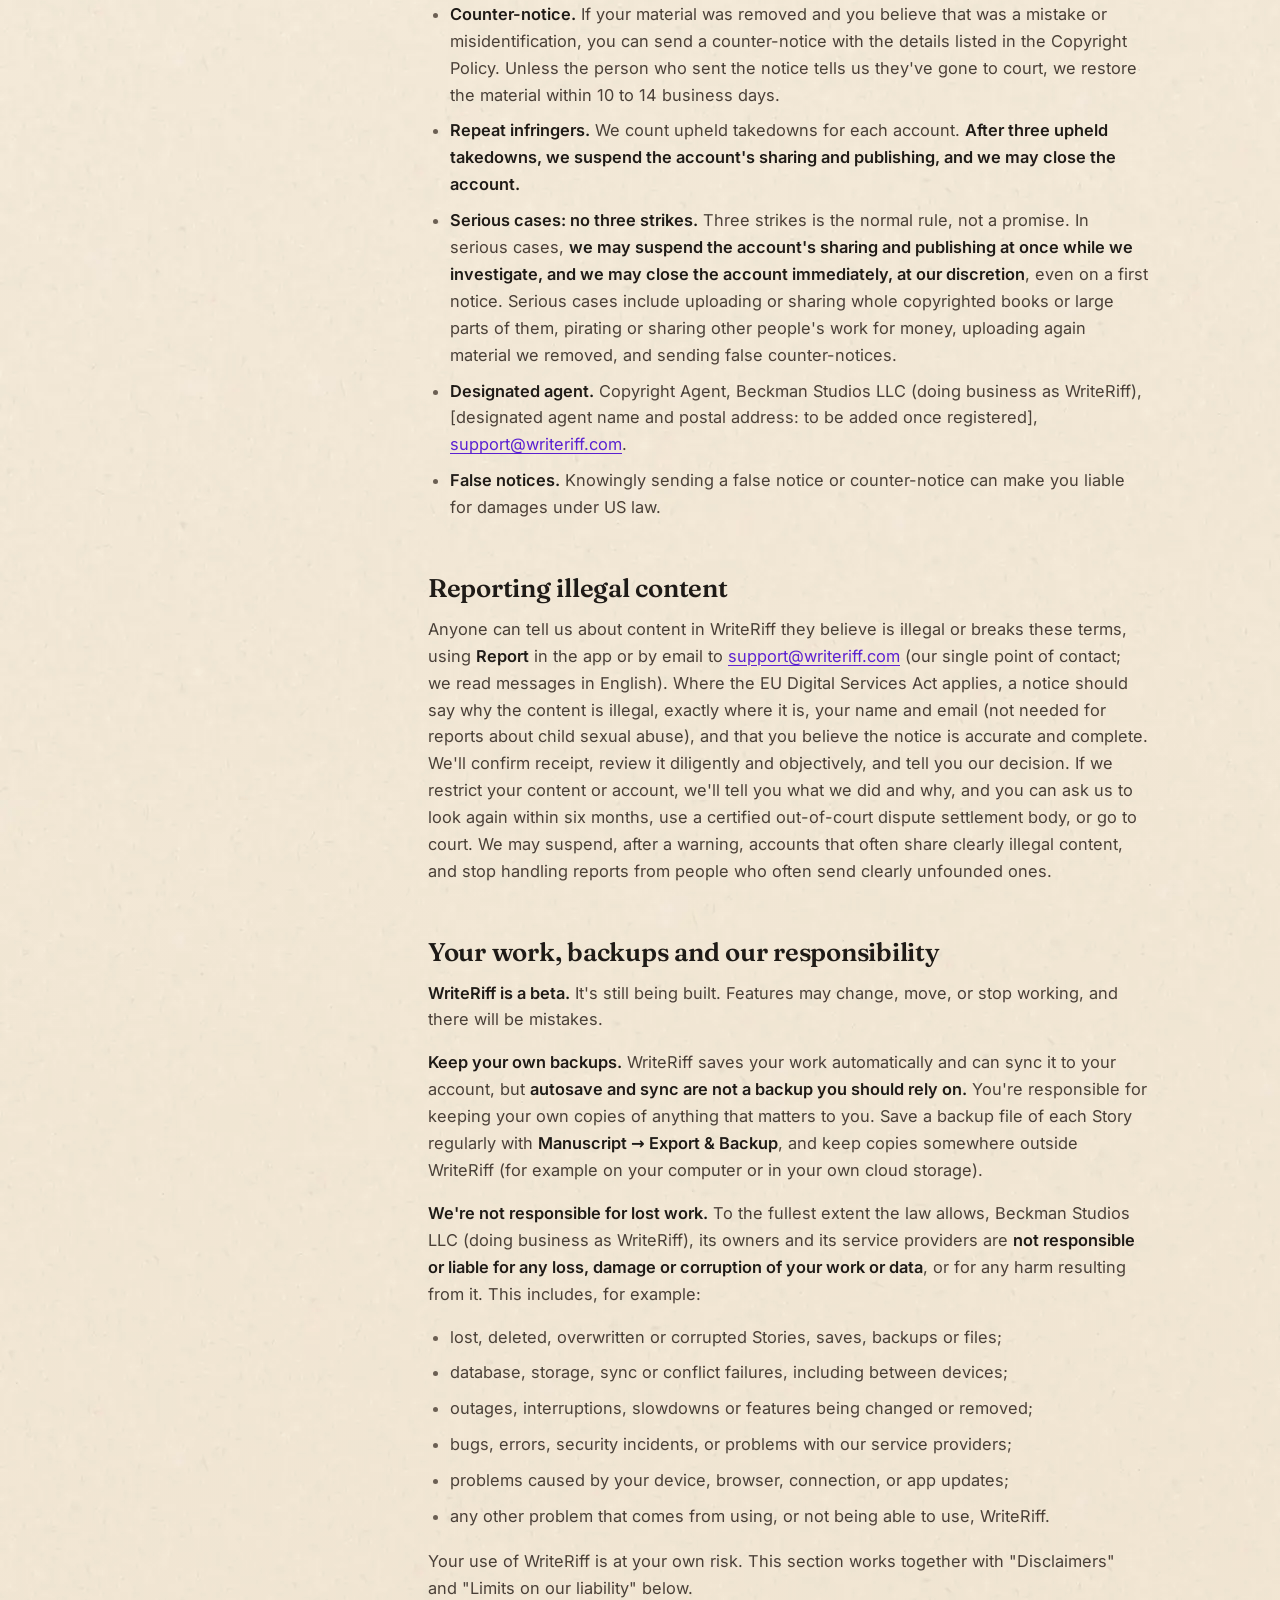
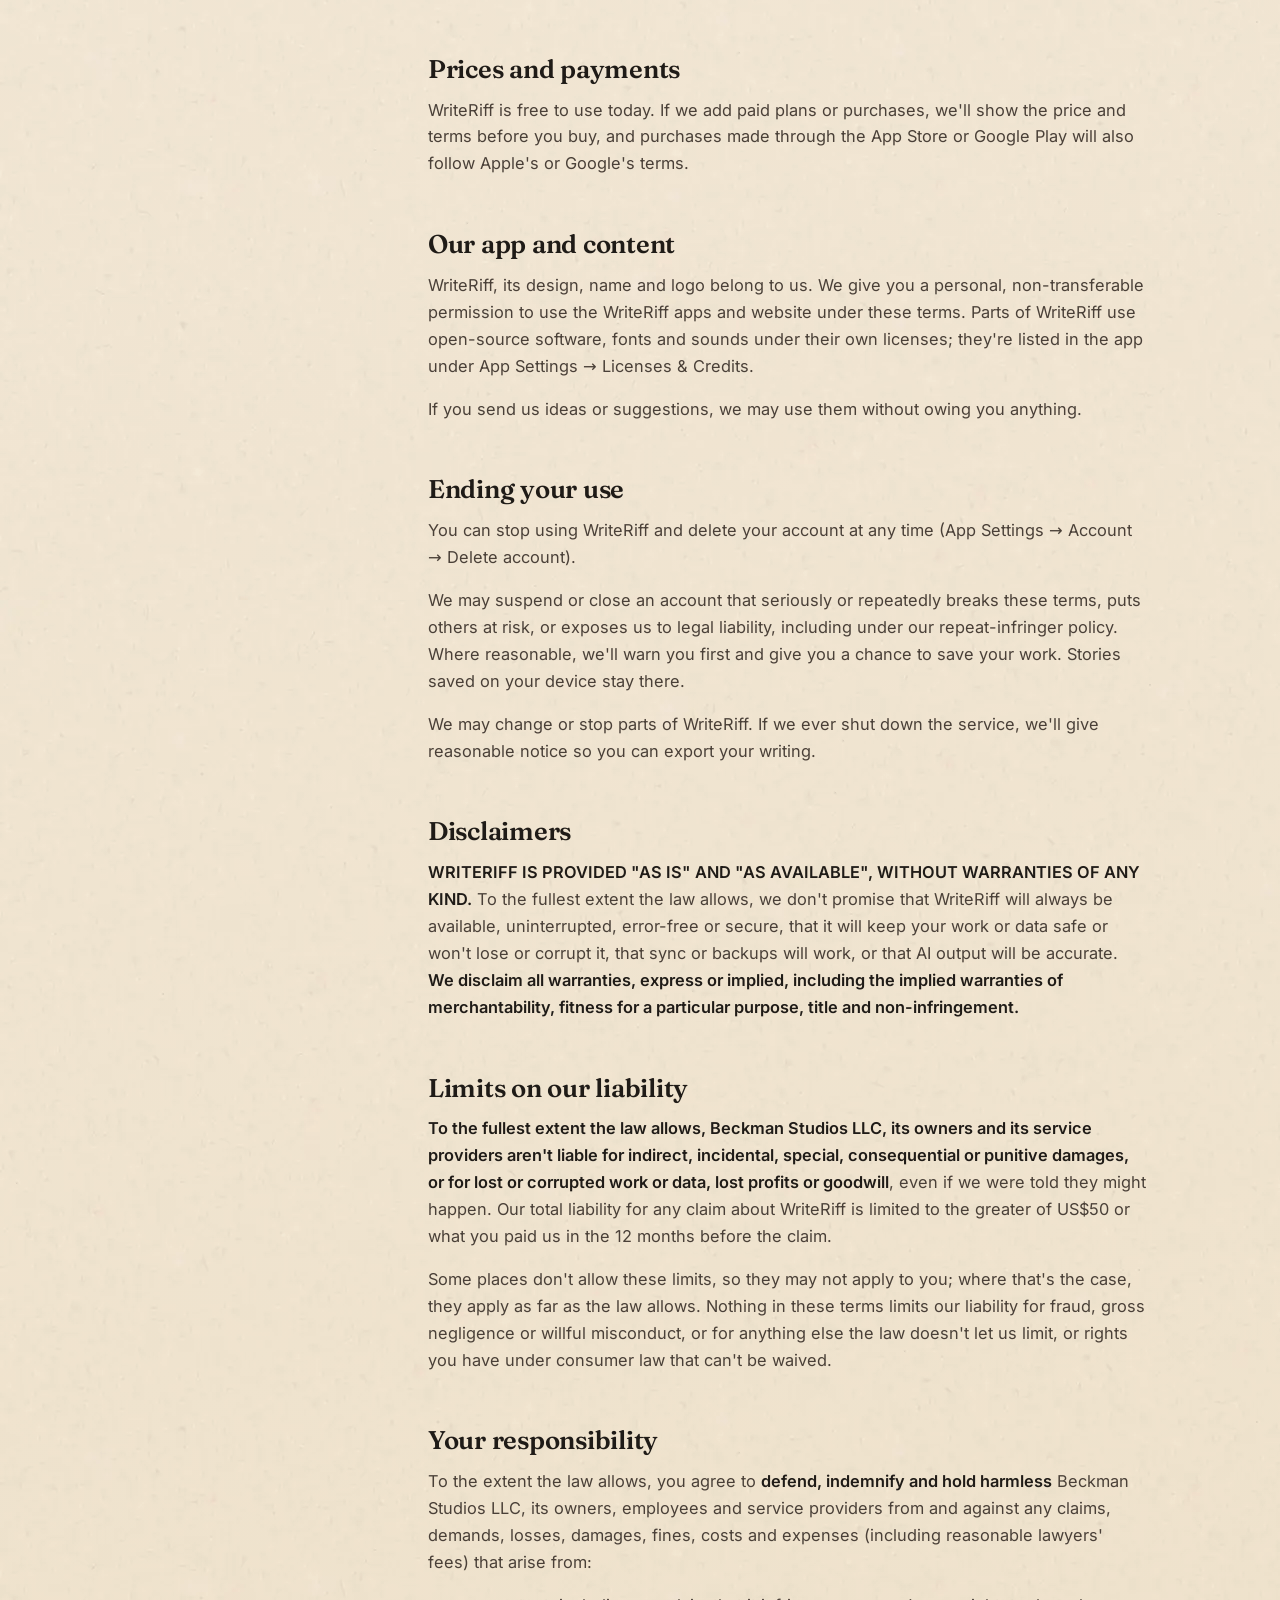
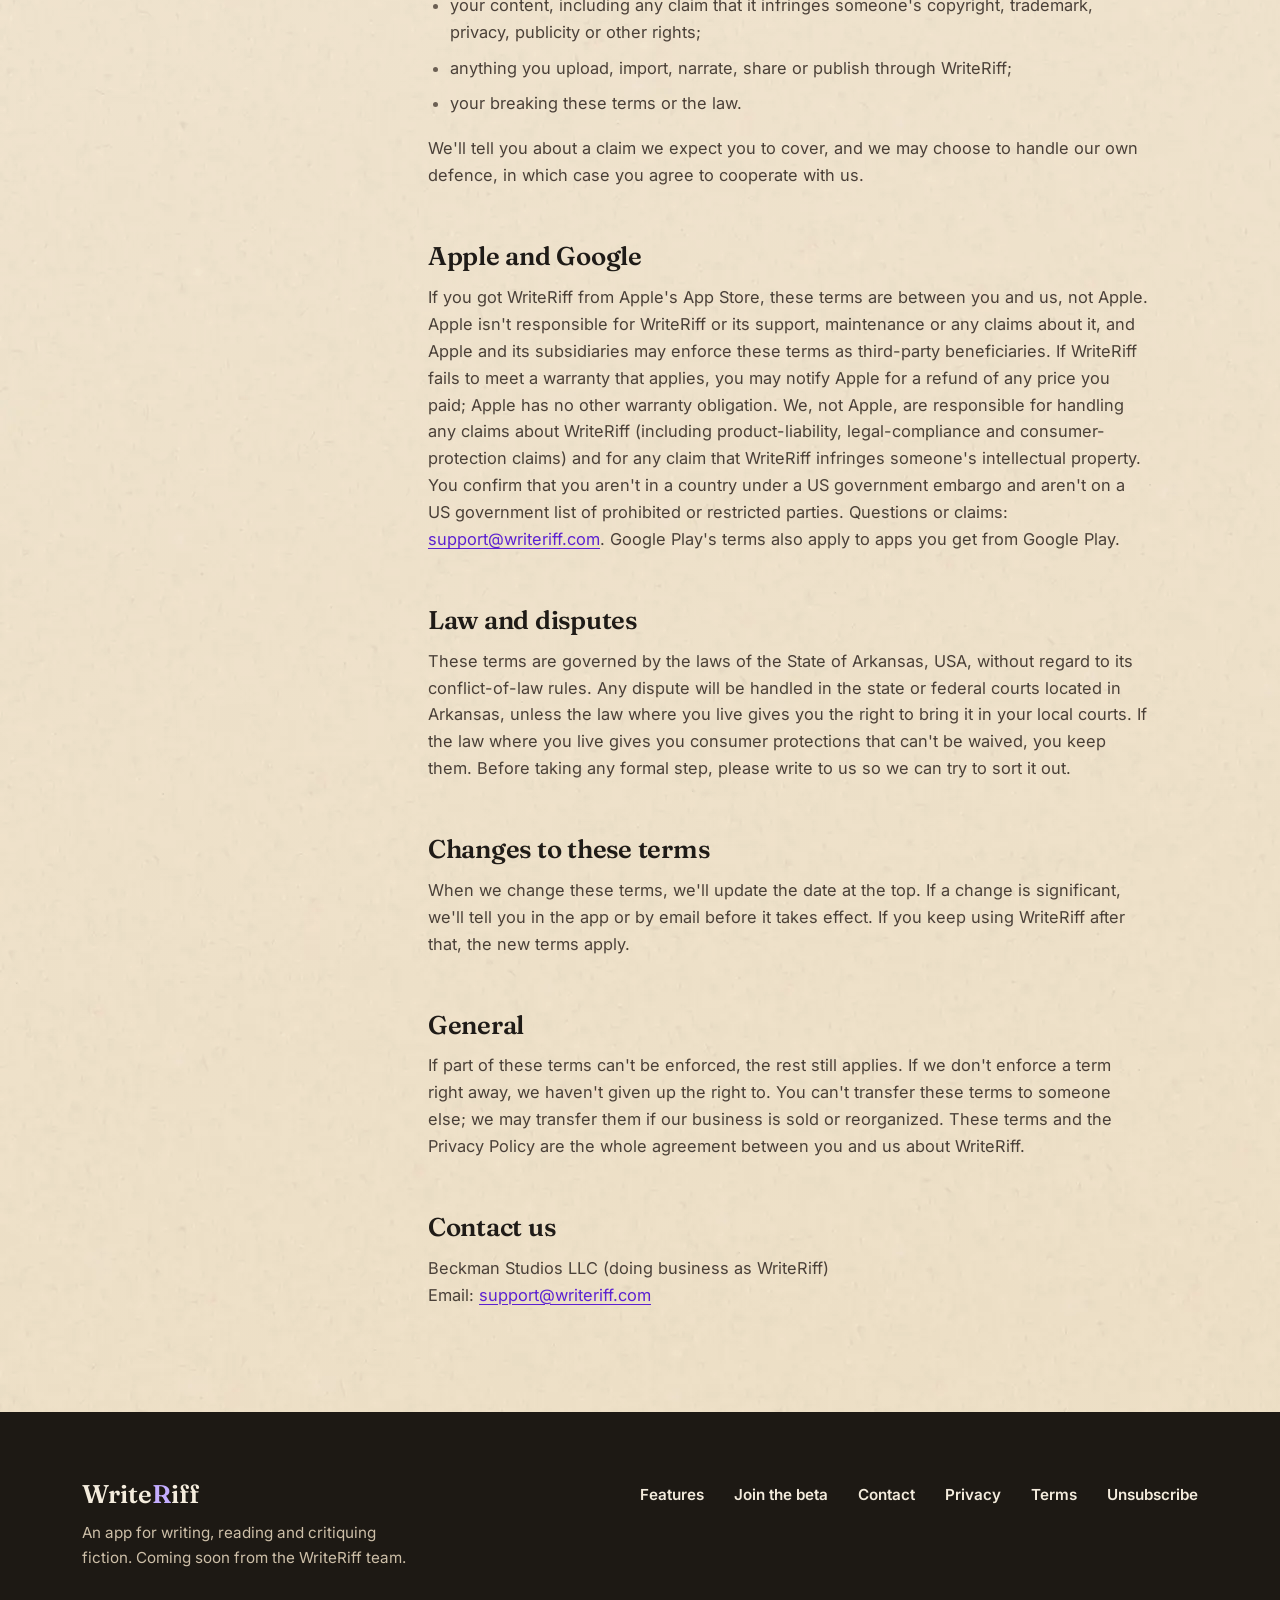
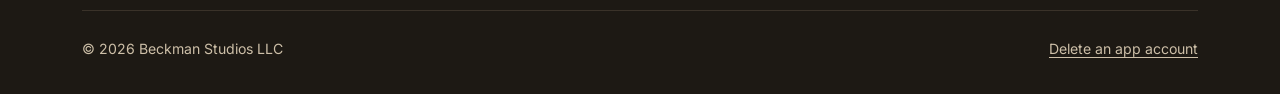
<file: terms/index.html>
<!doctype html>
<html lang="en">
<head>
<meta charset="utf-8">
<meta name="viewport" content="width=device-width, initial-scale=1">
<script>(function(){document.documentElement.classList.add('js');var q=new URLSearchParams(location.search),s=false;try{s=localStorage.getItem('wr-intro-seen')==='1'}catch(e){}var p=q.get('intro')!=='0'&&(q.get('intro')==='1'||!s);document.documentElement.classList.add(p?'intro-on':'intro-off');if(window.matchMedia&&matchMedia('(prefers-reduced-motion: reduce)').matches)document.documentElement.classList.add('reduced')})()</script>
<title>Terms of Use · WriteRiff</title>
<meta name="description" content="The terms for using the WriteRiff apps and website.">
<link rel="canonical" href="https://writeriff.com/terms/">
<meta property="og:type" content="website">
<meta property="og:site_name" content="WriteRiff">
<meta property="og:title" content="Terms of Use · WriteRiff">
<meta property="og:description" content="The terms for using the WriteRiff apps and website.">
<meta property="og:url" content="https://writeriff.com/terms/">
<meta property="og:image" content="https://writeriff.com/assets/og-image.jpg">
<meta property="og:image:width" content="1200">
<meta property="og:image:height" content="630">
<meta property="og:image:alt" content="WriteRiff is coming: write, read and critique fiction, all in one place.">
<meta name="twitter:card" content="summary_large_image">
<meta name="twitter:title" content="Terms of Use · WriteRiff">
<meta name="twitter:description" content="The terms for using the WriteRiff apps and website.">
<meta name="twitter:image" content="https://writeriff.com/assets/og-image.jpg">
<link rel="icon" href="../favicon.ico" sizes="any">
<link rel="icon" type="image/png" sizes="32x32" href="../assets/favicon-32.png">
<link rel="apple-touch-icon" href="../assets/apple-touch-icon.png">
<meta name="theme-color" content="#f6f0e4">
<link rel="preload" href="../assets/fonts/fraunces-latin-600-normal.woff2" as="font" type="font/woff2" crossorigin>
<link rel="preload" href="../assets/fonts/inter-latin-400-normal.woff2" as="font" type="font/woff2" crossorigin>
<link rel="stylesheet" href="../css/site.css">
</head>
<body>
<a class="skip" href="#main">Skip to content</a>
<header class="site-header">
  <div class="wrap header-inner">
    <a class="brand" href="../"><span class="brand-mark" id="brandMark" aria-hidden="true"><span class="brand-mark-anim" id="brandMarkAnim"></span></span><span class="brand-word" id="brandWord">Write<span class="r">R</span>iff</span><span class="sr-only"> home</span></a>
    <button class="nav-toggle" type="button" aria-expanded="false" aria-controls="site-nav"><span class="nav-toggle-bars" aria-hidden="true"></span><span>Menu</span></button>
    <nav class="site-nav" id="site-nav" aria-label="Main">
      <a href="../features/">Features</a>
      <a href="../contact/">Contact</a>
      <a class="key key-primary key-sm" href="../beta/">Join the beta</a>
    </nav>
  </div>
</header>
<!-- terms: the text below is copied word for word from the app repo (terms/index.html), wrapped in the site layout by site/_tools/wrap_legal.py. Do not edit the wording here: change it in the app repo and re-run. -->
<main id="main" class="legal-page legal-terms">
<div class="legal-layout">
  <aside class="legal-toc" aria-label="On this page">
    <div class="legal-toc-card">
    <h2>On this page</h2>
    <ol>
      <li><a href="#who-can-use-writeriff">Who can use WriteRiff</a></li>
      <li><a href="#your-account">Your account</a></li>
      <li><a href="#your-writing-belongs-to-you">Your writing belongs to you</a></li>
      <li><a href="#your-promises-about-your-content">Your promises about your content</a></li>
      <li><a href="#ai-features">AI features</a></li>
      <li><a href="#sharing-and-critique">Sharing and critique</a></li>
      <li><a href="#things-you-may-not-do">Things you may not do</a></li>
      <li><a href="#content-you-may-not-add-or-share">Content you may not add or share</a></li>
      <li><a href="#copyright-notices-counter-notices-and-repeat-infringers">Copyright: notices, counter-notices and repeat infringers</a></li>
      <li><a href="#reporting-illegal-content">Reporting illegal content</a></li>
      <li><a href="#your-work-backups-and-our-responsibility">Your work, backups and our responsibility</a></li>
      <li><a href="#prices-and-payments">Prices and payments</a></li>
      <li><a href="#our-app-and-content">Our app and content</a></li>
      <li><a href="#ending-your-use">Ending your use</a></li>
      <li><a href="#disclaimers">Disclaimers</a></li>
      <li><a href="#limits-on-our-liability">Limits on our liability</a></li>
      <li><a href="#your-responsibility">Your responsibility</a></li>
      <li><a href="#apple-and-google">Apple and Google</a></li>
      <li><a href="#law-and-disputes">Law and disputes</a></li>
      <li><a href="#changes-to-these-terms">Changes to these terms</a></li>
      <li><a href="#general">General</a></li>
      <li><a href="#contact-us">Contact us</a></li>
    </ol>
    </div>
  </aside>
  <div class="legal-main">
  <header class="legal-hero">
    <h1>Terms of Use</h1>
    <p class="legal-updated">Last updated November 21, 2026</p>
  </header>
  <article>
<div class="summary"><strong>The short version.</strong> Your writing is yours, and we only use it to run WriteRiff for you. Use WriteRiff lawfully and kindly, and check what the AI suggests before you rely on it.</div>
<div class="summary"><strong>Important: keep your own backups.</strong> WriteRiff is a beta and is provided &quot;as is&quot;. Even with autosave and cloud sync, work can be lost or damaged. <strong>Beckman Studios LLC (WriteRiff) is not responsible for lost or corrupted work or data</strong>, to the fullest extent the law allows. Save backup copies of anything that matters to you regularly, using <strong>Manuscript → Export &amp; Backup</strong> in each Story. See &quot;Your work, backups and our responsibility&quot; below.</div>
<p>These terms are an agreement between you and <strong>Beckman Studios LLC</strong>, an Arkansas limited liability company doing business as <strong>WriteRiff</strong> (&quot;WriteRiff&quot;, &quot;we&quot;, &quot;us&quot;). They cover the WriteRiff apps and the writeriff.com website (together, &quot;WriteRiff&quot;). When you create an account you'll be asked to confirm that you agree to these terms and to our <a href="../privacy/">Privacy Policy</a>. By agreeing, or by using WriteRiff, you accept them. If you don't agree, please don't use WriteRiff.</p>
<h2 id="who-can-use-writeriff">Who can use WriteRiff</h2>
<p>You must be <strong>18 or older</strong> to use WriteRiff. (After the beta, we plan to offer a version for teens aged 13 and older, with limits suited to their age; these terms will be updated before then.) During the beta, WriteRiff is offered only in the United States; if you use it from somewhere else, you're responsible for following the laws that apply there.</p>
<h2 id="your-account">Your account</h2>
<ul>
  <li>Give us a real email address that you can receive mail at, and keep your password private.</li>
  <li>Your account is for you alone. Don't share it or use someone else's.</li>
  <li>You're responsible for what happens in your account. Tell us right away at <a href="mailto:support@writeriff.com">support@writeriff.com</a> if you think someone else has used it.</li>
</ul>
<h2 id="your-writing-belongs-to-you">Your writing belongs to you</h2>
<p>Everything you write, upload or create in WriteRiff (&quot;your content&quot;) stays <strong>yours</strong>. We don't claim any ownership of it.</p>
<p>To run WriteRiff, we need your permission to handle your content. You give us a limited, non-exclusive, royalty-free, worldwide permission to store, copy, sync, back up, process and display your content, <strong>only to provide WriteRiff to you</strong> and to the people you choose to share it with. This includes sending it to our service providers when you use a feature that needs them (for example the AI assistant or narration), as our <a href="../privacy/">Privacy Policy</a> describes.</p>
<p>This permission ends when you delete the content or your account, except for copies that take a short time to clear from our systems as the Privacy Policy explains. <strong>We won't publish, sell or license your content to anyone, and we won't use it to train AI models.</strong></p>
<h2 id="your-promises-about-your-content">Your promises about your content</h2>
<div class="summary"><strong>You're responsible for what you add.</strong> Only upload, import, narrate or share writing you wrote yourself, or that you have permission to use. WriteRiff doesn't check content before it's added, and <strong>you, not WriteRiff, are responsible for it.</strong></div>
<p>By uploading, importing, pasting, creating, narrating or sharing any content in WriteRiff, you promise that:</p>
<ul>
  <li>you own it, or you have all the rights, licences and permissions needed to use it in WriteRiff in that way, including to store it, send it to our AI and narration providers, turn it into narration or an audiobook, and share it with the people you choose;</li>
  <li>it doesn't infringe anyone's copyright, trademark, privacy, publicity or other rights;</li>
  <li>it isn't on the list in &quot;Content you may not add or share&quot; below.</li>
</ul>
<p>Before your first AI narration, and before you first share anything with other people, we'll ask you to confirm that you own the rights to the text or have permission. We keep a record of when you confirmed and which wording you agreed to. Confirming doesn't change these promises; it reminds you of them.</p>
<p>We don't review content before it's added and we have no duty to monitor it, but we may review, hide or remove content, and limit or suspend accounts, when we believe content breaks these terms or the law, or when we receive a valid notice. See our <a href="../copyright/">Copyright Policy</a>.</p>
<h2 id="ai-features">AI features</h2>
<p>WriteRiff includes optional AI features: the AI assistant, AI book covers, dictation and narration. Some of them are powered by outside providers such as OpenAI and Google.</p>
<div class="summary"><strong>AI covers and narration: no guarantee of rights.</strong> WriteRiff does <strong>not</strong> guarantee that you may use AI-generated covers or narration commercially, that they're protected by copyright, or that they're unique to you. <strong>Before you publish, sell or share them, you're responsible for checking that your use is allowed</strong>, including the rules of your publisher and the stores you use and our AI providers' terms. We only offer narration voices that we're licensed to provide through our providers. You agree to this when you create your account.</div>
<ul>
  <li><strong>Check what the AI gives you.</strong> AI output can be wrong, incomplete, or similar to existing writing. You decide what to keep, and you're responsible for what you publish.</li>
  <li><strong>Whatever rights we have in what the AI makes for you are yours,</strong> subject to the box above. Others may receive similar output for similar requests. Content made entirely by AI, such as a cover made from a description, may not be protected by copyright.</li>
  <li><strong>Tell stores when you use AI.</strong> If you publish, you're responsible for telling stores and publishers when text, covers or narration were made with AI (Amazon KDP, for example, asks).</li>
  <li><strong>Narration uses AI voices.</strong> Some audiobook stores, such as Audible / ACX, don't accept AI narration.</li>
  <li><strong>Don't use the AI</strong> to create anything illegal or harmful, to break our providers' (OpenAI's and Google's) usage rules, to get around the AI's safety limits, or to build competing AI models from WriteRiff's output.</li>
  <li><strong>Fair-use limits.</strong> To keep WriteRiff running for everyone, we limit how many AI, dictation, narration and picture requests an account can make. We may change these limits.</li>
</ul>
<h2 id="sharing-and-critique">Sharing and critique</h2>
<p>WriteRiff will let you share your writing with other people and read and critique theirs. When these features arrive, these rules apply:</p>
<ul>
  <li><strong>You choose who sees your work.</strong> Only share with people you trust, and only share work you have the right to share. Sharing someone else's published book or story, even for free, is not allowed.</li>
  <li><strong>Respect other writers.</strong> A Story someone shares with you belongs to them. Don't copy, publish, sell or pass it on without their permission.</li>
  <li><strong>Feedback.</strong> You own the critique and comments you write. By giving them to a writer, you let that writer use them freely to improve their work.</li>
  <li><strong>Be kind.</strong> Honest critique is welcome; harassment, threats and abuse are not.</li>
</ul>
<h2 id="things-you-may-not-do">Things you may not do</h2>
<p>Don't use WriteRiff to:</p>
<ul>
  <li>break the law or infringe anyone's rights, including copyright;</li>
  <li>harass, threaten, impersonate or harm anyone;</li>
  <li>create or share sexual content involving minors, or anything that exploits or endangers children;</li>
  <li>upload viruses or harmful code, or try to break into, overload, scrape or disrupt WriteRiff or other people's accounts;</li>
  <li>get around usage limits or security, or copy or reverse engineer the app except where the law allows it;</li>
  <li>resell or misuse WriteRiff or its AI features as part of another service;</li>
  <li>create images, voices or text that sexualize minors, real or fictional, or that show a real person nude, sexually, or in a way meant to deceive (deepfakes);</li>
  <li>use a real person's name, face, likeness or voice in AI covers or narration without their permission (your own name or pen name is fine);</li>
  <li>ask the AI for, or upload, trademarks, logos or other people's characters or artwork you don't have the rights to.</li>
</ul>
<p>Fiction often explores dark themes, and that's fine in your own writing. These rules are about real-world harm and other people's rights. Images are stricter: book covers must never contain sexual or nude content involving anyone who appears to be under 18.</p>
<h2 id="content-you-may-not-add-or-share">Content you may not add or share</h2>
<p>You may not upload, import, store, narrate, share or publish in WriteRiff:</p>
<ul>
  <li><strong>material that infringes someone else's rights</strong>, such as another writer's published book, ebook, audiobook or story, translations or scans of published works, or other people's artwork, characters, logos or music, unless it's in the public domain or you have the rights holder's permission;</li>
  <li><strong>sexual content involving minors</strong>, real or fictional, or anything that exploits or endangers children;</li>
  <li><strong>intimate or sexual images of a real person shared without their consent</strong>, including fake or AI-made ones;</li>
  <li><strong>anything else that is illegal</strong>, such as credible threats of violence, content promoting terrorism, or private information about other people shared to harm them.</li>
</ul>
<p>We may remove such content, preserve it and report it where the law requires (child sexual abuse material is reported to the US National Center for Missing &amp; Exploited Children), and suspend or close the account.</p>
<h2 id="copyright-notices-counter-notices-and-repeat-infringers">Copyright: notices, counter-notices and repeat infringers</h2>
<p>We respond to notices of alleged copyright infringement under the US Digital Millennium Copyright Act (DMCA). The full procedure is in our <a href="../copyright/">Copyright Policy</a>.</p>
<ul>
  <li><strong>Notice and takedown.</strong> If you believe something shared or published through WriteRiff infringes your copyright, use <strong>Report → Copyright</strong> in the app, or send a written notice to our designated copyright agent with the details listed in the Copyright Policy (including a statement under penalty of perjury). When we receive a valid notice, we remove or disable access to the material, which hides the shared or published copy from others, and we tell the person who shared it.</li>
  <li><strong>Counter-notice.</strong> If your material was removed and you believe that was a mistake or misidentification, you can send a counter-notice with the details listed in the Copyright Policy. Unless the person who sent the notice tells us they've gone to court, we restore the material within 10 to 14 business days.</li>
  <li><strong>Repeat infringers.</strong> We count upheld takedowns for each account. <strong>After three upheld takedowns, we suspend the account's sharing and publishing, and we may close the account.</strong></li>
  <li><strong>Serious cases: no three strikes.</strong> Three strikes is the normal rule, not a promise. In serious cases, <strong>we may suspend the account's sharing and publishing at once while we investigate, and we may close the account immediately, at our discretion</strong>, even on a first notice. Serious cases include uploading or sharing whole copyrighted books or large parts of them, pirating or sharing other people's work for money, uploading again material we removed, and sending false counter-notices.</li>
  <li><strong>Designated agent.</strong> Copyright Agent, Beckman Studios LLC (doing business as WriteRiff), [designated agent name and postal address: to be added once registered], <a href="mailto:support@writeriff.com">support@writeriff.com</a>.</li>
  <li><strong>False notices.</strong> Knowingly sending a false notice or counter-notice can make you liable for damages under US law.</li>
</ul>
<h2 id="reporting-illegal-content">Reporting illegal content</h2>
<p>Anyone can tell us about content in WriteRiff they believe is illegal or breaks these terms, using <strong>Report</strong> in the app or by email to <a href="mailto:support@writeriff.com">support@writeriff.com</a> (our single point of contact; we read messages in English). Where the EU Digital Services Act applies, a notice should say why the content is illegal, exactly where it is, your name and email (not needed for reports about child sexual abuse), and that you believe the notice is accurate and complete. We'll confirm receipt, review it diligently and objectively, and tell you our decision. If we restrict your content or account, we'll tell you what we did and why, and you can ask us to look again within six months, use a certified out-of-court dispute settlement body, or go to court. We may suspend, after a warning, accounts that often share clearly illegal content, and stop handling reports from people who often send clearly unfounded ones.</p>
<h2 id="your-work-backups-and-our-responsibility">Your work, backups and our responsibility</h2>
<p><strong>WriteRiff is a beta.</strong> It's still being built. Features may change, move, or stop working, and there will be mistakes.</p>
<p><strong>Keep your own backups.</strong> WriteRiff saves your work automatically and can sync it to your account, but <strong>autosave and sync are not a backup you should rely on.</strong> You're responsible for keeping your own copies of anything that matters to you. Save a backup file of each Story regularly with <strong>Manuscript → Export &amp; Backup</strong>, and keep copies somewhere outside WriteRiff (for example on your computer or in your own cloud storage).</p>
<p><strong>We're not responsible for lost work.</strong> To the fullest extent the law allows, Beckman Studios LLC (doing business as WriteRiff), its owners and its service providers are <strong>not responsible or liable for any loss, damage or corruption of your work or data</strong>, or for any harm resulting from it. This includes, for example:</p>
<ul>
  <li>lost, deleted, overwritten or corrupted Stories, saves, backups or files;</li>
  <li>database, storage, sync or conflict failures, including between devices;</li>
  <li>outages, interruptions, slowdowns or features being changed or removed;</li>
  <li>bugs, errors, security incidents, or problems with our service providers;</li>
  <li>problems caused by your device, browser, connection, or app updates;</li>
  <li>any other problem that comes from using, or not being able to use, WriteRiff.</li>
</ul>
<p>Your use of WriteRiff is at your own risk. This section works together with &quot;Disclaimers&quot; and &quot;Limits on our liability&quot; below.</p>
<h2 id="prices-and-payments">Prices and payments</h2>
<p>WriteRiff is free to use today. If we add paid plans or purchases, we'll show the price and terms before you buy, and purchases made through the App Store or Google Play will also follow Apple's or Google's terms.</p>
<h2 id="our-app-and-content">Our app and content</h2>
<p>WriteRiff, its design, name and logo belong to us. We give you a personal, non-transferable permission to use the WriteRiff apps and website under these terms. Parts of WriteRiff use open-source software, fonts and sounds under their own licenses; they're listed in the app under App Settings → Licenses &amp; Credits.</p>
<p>If you send us ideas or suggestions, we may use them without owing you anything.</p>
<h2 id="ending-your-use">Ending your use</h2>
<p>You can stop using WriteRiff and delete your account at any time (App Settings → Account → Delete account).</p>
<p>We may suspend or close an account that seriously or repeatedly breaks these terms, puts others at risk, or exposes us to legal liability, including under our repeat-infringer policy. Where reasonable, we'll warn you first and give you a chance to save your work. Stories saved on your device stay there.</p>
<p>We may change or stop parts of WriteRiff. If we ever shut down the service, we'll give reasonable notice so you can export your writing.</p>
<h2 id="disclaimers">Disclaimers</h2>
<p><strong>WRITERIFF IS PROVIDED &quot;AS IS&quot; AND &quot;AS AVAILABLE&quot;, WITHOUT WARRANTIES OF ANY KIND.</strong> To the fullest extent the law allows, we don't promise that WriteRiff will always be available, uninterrupted, error-free or secure, that it will keep your work or data safe or won't lose or corrupt it, that sync or backups will work, or that AI output will be accurate. <strong>We disclaim all warranties, express or implied, including the implied warranties of merchantability, fitness for a particular purpose, title and non-infringement.</strong></p>
<h2 id="limits-on-our-liability">Limits on our liability</h2>
<p><strong>To the fullest extent the law allows, Beckman Studios LLC, its owners and its service providers aren't liable for indirect, incidental, special, consequential or punitive damages, or for lost or corrupted work or data, lost profits or goodwill</strong>, even if we were told they might happen. Our total liability for any claim about WriteRiff is limited to the greater of US$50 or what you paid us in the 12 months before the claim.</p>
<p>Some places don't allow these limits, so they may not apply to you; where that's the case, they apply as far as the law allows. Nothing in these terms limits our liability for fraud, gross negligence or willful misconduct, or for anything else the law doesn't let us limit, or rights you have under consumer law that can't be waived.</p>
<h2 id="your-responsibility">Your responsibility</h2>
<p>To the extent the law allows, you agree to <strong>defend, indemnify and hold harmless</strong> Beckman Studios LLC, its owners, employees and service providers from and against any claims, demands, losses, damages, fines, costs and expenses (including reasonable lawyers' fees) that arise from:</p>
<ul>
  <li>your content, including any claim that it infringes someone's copyright, trademark, privacy, publicity or other rights;</li>
  <li>anything you upload, import, narrate, share or publish through WriteRiff;</li>
  <li>your breaking these terms or the law.</li>
</ul>
<p>We'll tell you about a claim we expect you to cover, and we may choose to handle our own defence, in which case you agree to cooperate with us.</p>
<h2 id="apple-and-google">Apple and Google</h2>
<p>If you got WriteRiff from Apple's App Store, these terms are between you and us, not Apple. Apple isn't responsible for WriteRiff or its support, maintenance or any claims about it, and Apple and its subsidiaries may enforce these terms as third-party beneficiaries. If WriteRiff fails to meet a warranty that applies, you may notify Apple for a refund of any price you paid; Apple has no other warranty obligation. We, not Apple, are responsible for handling any claims about WriteRiff (including product-liability, legal-compliance and consumer-protection claims) and for any claim that WriteRiff infringes someone's intellectual property. You confirm that you aren't in a country under a US government embargo and aren't on a US government list of prohibited or restricted parties. Questions or claims: <a href="mailto:support@writeriff.com">support@writeriff.com</a>. Google Play's terms also apply to apps you get from Google Play.</p>
<h2 id="law-and-disputes">Law and disputes</h2>
<p>These terms are governed by the laws of the State of Arkansas, USA, without regard to its conflict-of-law rules. Any dispute will be handled in the state or federal courts located in Arkansas, unless the law where you live gives you the right to bring it in your local courts. If the law where you live gives you consumer protections that can't be waived, you keep them. Before taking any formal step, please write to us so we can try to sort it out.</p>
<h2 id="changes-to-these-terms">Changes to these terms</h2>
<p>When we change these terms, we'll update the date at the top. If a change is significant, we'll tell you in the app or by email before it takes effect. If you keep using WriteRiff after that, the new terms apply.</p>
<h2 id="general">General</h2>
<p>If part of these terms can't be enforced, the rest still applies. If we don't enforce a term right away, we haven't given up the right to. You can't transfer these terms to someone else; we may transfer them if our business is sold or reorganized. These terms and the Privacy Policy are the whole agreement between you and us about WriteRiff.</p>
<h2 id="contact-us">Contact us</h2>
<p>Beckman Studios LLC (doing business as WriteRiff)<br>Email: <a href="mailto:support@writeriff.com">support@writeriff.com</a></p>
  
  </article>
  </div>
</div>
</main>

<footer class="site-footer">
  <div class="wrap">
    <div class="footer-top">
      <div class="footer-brand">
        <span class="word">Write<span class="r">R</span>iff</span>
        <p>An app for writing, reading and critiquing fiction. Coming soon from the WriteRiff team.</p>
      </div>
      <nav class="footer-nav" aria-label="Footer">
        <a href="../features/">Features</a>
        <a href="../beta/">Join the beta</a>
        <a href="../contact/">Contact</a>
        <a href="../privacy/">Privacy</a>
        <a href="../terms/">Terms</a>
        <a href="../unsubscribe/">Unsubscribe</a>
      </nav>
    </div>
    <div class="footer-bottom">
      <span>&copy; 2026 Beckman Studios LLC</span>
      <a href="../delete-account/">Delete an app account</a>
    </div>
  </div>
</footer>
<script src="../assets/lottie_light.min.js"></script>
<script src="../assets/scribe-logo.js"></script>
<script src="../js/wr-intro.js"></script>
<script src="../js/wr-reveal.js"></script>
<script src="../js/site.js"></script>
<!-- Cloudflare Web Analytics (cookieless; see DATA-USES.md) --><script defer src="https://static.cloudflareinsights.com/beacon.min.js" data-cf-beacon='{"token": "8a754c8033f94598a748c346a80c635e"}'></script><!-- End Cloudflare Web Analytics -->
</body>
</html>
</file>
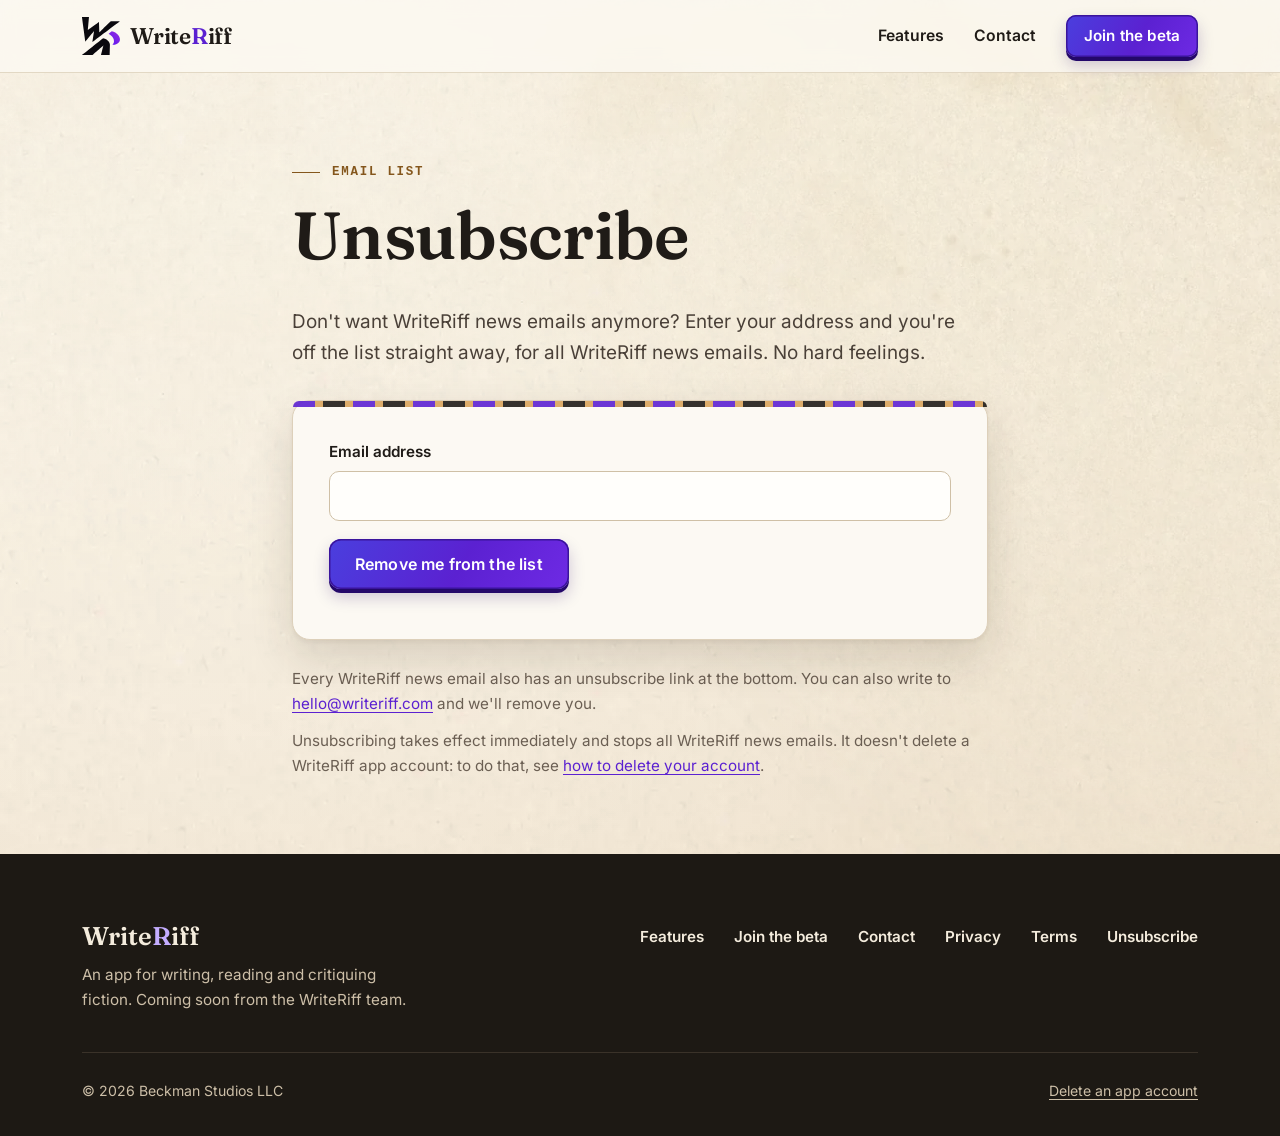
<file: unsubscribe/index.html>
<!doctype html>
<html lang="en">
<head>
<meta charset="utf-8">
<meta name="viewport" content="width=device-width, initial-scale=1">
<script>(function(){document.documentElement.classList.add('js');var q=new URLSearchParams(location.search),s=false;try{s=localStorage.getItem('wr-intro-seen')==='1'}catch(e){}var p=q.get('intro')!=='0'&&(q.get('intro')==='1'||!s);document.documentElement.classList.add(p?'intro-on':'intro-off');if(window.matchMedia&&matchMedia('(prefers-reduced-motion: reduce)').matches)document.documentElement.classList.add('reduced')})()</script>
<meta name="robots" content="noindex">
<title>Unsubscribe from WriteRiff news emails</title>
<meta name="description" content="Remove your email address from the WriteRiff news email list.">
<link rel="canonical" href="https://writeriff.com/unsubscribe/">
<meta property="og:type" content="website">
<meta property="og:site_name" content="WriteRiff">
<meta property="og:title" content="Unsubscribe from WriteRiff news emails">
<meta property="og:description" content="Remove your email address from the WriteRiff news email list.">
<meta property="og:url" content="https://writeriff.com/unsubscribe/">
<meta property="og:image" content="https://writeriff.com/assets/og-image.jpg">
<meta property="og:image:width" content="1200">
<meta property="og:image:height" content="630">
<meta property="og:image:alt" content="WriteRiff is coming: write, read and critique fiction, all in one place.">
<meta name="twitter:card" content="summary_large_image">
<meta name="twitter:title" content="Unsubscribe from WriteRiff news emails">
<meta name="twitter:description" content="Remove your email address from the WriteRiff news email list.">
<meta name="twitter:image" content="https://writeriff.com/assets/og-image.jpg">
<link rel="icon" href="../favicon.ico" sizes="any">
<link rel="icon" type="image/png" sizes="32x32" href="../assets/favicon-32.png">
<link rel="apple-touch-icon" href="../assets/apple-touch-icon.png">
<meta name="theme-color" content="#f6f0e4">
<link rel="preload" href="../assets/fonts/fraunces-latin-600-normal.woff2" as="font" type="font/woff2" crossorigin>
<link rel="preload" href="../assets/fonts/inter-latin-400-normal.woff2" as="font" type="font/woff2" crossorigin>
<link rel="stylesheet" href="../css/site.css">
</head>
<body>
<a class="skip" href="#main">Skip to content</a>
<header class="site-header">
  <div class="wrap header-inner">
    <a class="brand" href="../"><span class="brand-mark" id="brandMark" aria-hidden="true"><span class="brand-mark-anim" id="brandMarkAnim"></span></span><span class="brand-word" id="brandWord">Write<span class="r">R</span>iff</span><span class="sr-only"> home</span></a>
    <button class="nav-toggle" type="button" aria-expanded="false" aria-controls="site-nav"><span class="nav-toggle-bars" aria-hidden="true"></span><span>Menu</span></button>
    <nav class="site-nav" id="site-nav" aria-label="Main">
      <a href="../features/">Features</a>
      <a href="../contact/">Contact</a>
      <a class="key key-primary key-sm" href="../beta/">Join the beta</a>
    </nav>
  </div>
</header>
<main id="main">
<section class="page-hero unsub-page">
  <div class="wrap">
    <span class="eyebrow" data-reveal>Email list</span>
    <h1 data-reveal>Unsubscribe</h1>
    <p class="lede" data-reveal>Don't want WriteRiff news emails anymore? Enter your address and you're off the list straight away, for all WriteRiff news emails. No hard feelings.</p>
    <div class="form-card" data-reveal><form class="form" data-wr-form="unsubscribe" novalidate method="post">
      <div class="field"><label for="u-email">Email address</label><input id="u-email" name="email" type="email" autocomplete="email" required maxlength="254"></div>
      <div class="wr-hp" aria-hidden="true"><label>Company<input name="company" tabindex="-1" autocomplete="off"></label></div>
      <button class="key key-primary" type="submit">Remove me from the list</button>
      <p class="form-status" data-wr-status role="status" aria-live="polite"></p>
    </form></div>
    <p class="unsub-note" data-reveal>Every WriteRiff news email also has an unsubscribe link at the bottom. You can also write to <a href="mailto:hello@writeriff.com?subject=Unsubscribe">hello@writeriff.com</a> and we'll remove you.</p>
    <p class="unsub-note" data-reveal>Unsubscribing takes effect immediately and stops all WriteRiff news emails. It doesn't delete a WriteRiff app account: to do that, see <a href="../delete-account/">how to delete your account</a>.</p>
  </div>
</section>
</main>

<footer class="site-footer">
  <div class="wrap">
    <div class="footer-top">
      <div class="footer-brand">
        <span class="word">Write<span class="r">R</span>iff</span>
        <p>An app for writing, reading and critiquing fiction. Coming soon from the WriteRiff team.</p>
      </div>
      <nav class="footer-nav" aria-label="Footer">
        <a href="../features/">Features</a>
        <a href="../beta/">Join the beta</a>
        <a href="../contact/">Contact</a>
        <a href="../privacy/">Privacy</a>
        <a href="../terms/">Terms</a>
        <a href="../unsubscribe/">Unsubscribe</a>
      </nav>
    </div>
    <div class="footer-bottom">
      <span>&copy; 2026 Beckman Studios LLC</span>
      <a href="../delete-account/">Delete an app account</a>
    </div>
  </div>
</footer>
<script src="../assets/lottie_light.min.js"></script>
<script src="../assets/scribe-logo.js"></script>
<script src="../js/wr-intro.js"></script>
<script src="../js/wr-reveal.js"></script>
<script src="../js/wr-config.js"></script>
<script src="../js/wr-forms.js"></script>
<script src="../js/site.js"></script>
<!-- Cloudflare Web Analytics (cookieless; see DATA-USES.md) --><script defer src="https://static.cloudflareinsights.com/beacon.min.js" data-cf-beacon='{"token": "8a754c8033f94598a748c346a80c635e"}'></script><!-- End Cloudflare Web Analytics -->
</body>
</html>
</file>
<file: css/site.css>
/* WriteRiff website, Version A: "Antique meets modern".
   Warm paper, ink and brass from the writing tradition; crisp purple, clean sans and device frames from today. */

/* ---------- fonts (self-hosted, SIL Open Font License; see IMAGE-CREDITS.md) ---------- */
@font-face { font-family: "Fraunces"; src: url("../assets/fonts/fraunces-latin-400-normal.woff2") format("woff2"); font-weight: 400; font-style: normal; font-display: swap; }
@font-face { font-family: "Fraunces"; src: url("../assets/fonts/fraunces-latin-600-normal.woff2") format("woff2"); font-weight: 600; font-style: normal; font-display: swap; }
@font-face { font-family: "Fraunces"; src: url("../assets/fonts/fraunces-latin-400-italic.woff2") format("woff2"); font-weight: 400; font-style: italic; font-display: swap; }
@font-face { font-family: "Inter"; src: url("../assets/fonts/inter-latin-400-normal.woff2") format("woff2"); font-weight: 400; font-style: normal; font-display: swap; }
@font-face { font-family: "Inter"; src: url("../assets/fonts/inter-latin-600-normal.woff2") format("woff2"); font-weight: 600; font-style: normal; font-display: swap; }

:root {
  --paper: #f6f0e4;
  --paper-2: #efe5d2;
  --card: #fcf9f3;
  --ink: #1f1b17;
  --ink-2: #4a4038;
  --ink-3: #6b5f53;
  --line: #ddd0ba;
  --brass: #84561c;
  --purple: #5b21d1;
  --purple-2: #6d22e8;
  --purple-soft: #ece4fb;
  /* Logo-style blue-to-purple accent, kept subtle. Text on/with these stays above WCAG AA. */
  --accent-grad: linear-gradient(120deg, #3b4fe0 0%, #5b21d1 52%, #7a2ee8 100%);
  --accent-grad-soft: linear-gradient(120deg, #4a3fde 0%, #5b21d1 55%, #6e2ae4 100%);
  --night: #1d1914;
  --night-2: #2a241d;
  --on-night: #f4ecdd;
  --on-night-2: #cdbfa8;
  --lilac: #c4adff;
  --ok: #2b6a39;
  --bad: #a3261b;
  --serif: "Fraunces", "Iowan Old Style", "Palatino Linotype", Georgia, serif;
  --sans: "Inter", system-ui, -apple-system, "Segoe UI", Roboto, sans-serif;
  --mono: ui-monospace, "Cascadia Mono", "SF Mono", Consolas, "Courier New", monospace;
  --wrap: 1180px;
  --gutter: 32px;
  --radius: 14px;
  --shadow-1: 0 1px 2px rgba(48, 34, 16, .06), 0 6px 18px rgba(48, 34, 16, .07);
  --shadow-2: 0 2px 4px rgba(48, 34, 16, .06), 0 18px 44px rgba(48, 34, 16, .14);
  --intro-bg: #f6f0e4;
  --paper-grain: url("data:image/svg+xml,%3Csvg xmlns='http://www.w3.org/2000/svg' width='220' height='220'%3E%3Cfilter id='n'%3E%3CfeTurbulence type='fractalNoise' baseFrequency='.85' numOctaves='3' stitchTiles='stitch'/%3E%3CfeColorMatrix values='0 0 0 0 .35 0 0 0 0 .25 0 0 0 0 .12 0 0 0 .07 0'/%3E%3C/filter%3E%3Crect width='100%25' height='100%25' filter='url(%23n)'/%3E%3C/svg%3E");
}

/* === PAGE BACKGROUND ===
   Every page-background style lives in this one block so it can be swapped easily.
   - body: the main cream paper (colour + grain)
   - .band-paper: the slightly darker paper bands between sections
   - .band-night: the dark ink bands (text colours for them stay in the "sections" block)
   If the paper colour changes, also check .collage .photo:nth-child(2) border (uses --paper / --paper-2)
   and --intro-bg / theme-color, which match the paper. */
body { background-color: var(--paper); background-image: var(--paper-grain); }
.band-paper { background-color: var(--paper-2); background-image: var(--paper-grain); }
.band-night { background: var(--night); }
/* === END PAGE BACKGROUND === */

*, *::before, *::after { box-sizing: border-box; }
html { -webkit-text-size-adjust: 100%; scroll-padding-top: 88px; }
body {
  margin: 0; color: var(--ink);
  font: 400 17px/1.65 var(--sans); text-rendering: optimizeLegibility; -webkit-font-smoothing: antialiased;
  overflow-x: hidden;
}
img, svg { display: block; max-width: 100%; height: auto; }
a { color: var(--purple); text-underline-offset: 3px; text-decoration-thickness: 1px; }
a:hover { color: var(--purple-2); }
:focus-visible { outline: 3px solid var(--purple-2); outline-offset: 3px; border-radius: 4px; }
h1, h2, h3 { font-family: var(--serif); font-weight: 600; line-height: 1.12; letter-spacing: -.01em; margin: 0 0 .5em; color: var(--ink); }
h1 { font-size: clamp(2.5rem, 5.2vw, 4.4rem); }
h2 { font-size: clamp(1.9rem, 3.4vw, 2.9rem); }
h3 { font-size: 1.32rem; }
p { margin: 0 0 1em; }
.sr-only { position: absolute !important; width: 1px; height: 1px; padding: 0; margin: -1px; overflow: hidden; clip: rect(0 0 0 0); white-space: nowrap; border: 0; }
.wrap { max-width: var(--wrap); margin: 0 auto; padding: 0 var(--gutter); }
.skip { position: absolute; left: 12px; top: -60px; z-index: 300; background: var(--ink); color: #fff; padding: 10px 16px; border-radius: 8px; font-weight: 600; text-decoration: none; transition: transform .2s; }
.skip:focus { top: 12px; color: #fff; }

/* Eyebrow labels: typewriter-style mono with a ruled line */
.eyebrow { display: inline-flex; align-items: center; gap: 12px; font: 600 .78rem/1.2 var(--mono); letter-spacing: .14em; text-transform: uppercase; color: var(--brass); margin: 0 0 18px; }
.eyebrow::before { content: ""; width: 28px; height: 1px; background: currentColor; }
.lede { font-size: 1.18rem; color: var(--ink-2); max-width: 36em; }
.muted { color: var(--ink-3); }
em.serif, .serif-i { font-family: var(--serif); font-style: italic; font-weight: 400; }

/* ---------- typewriter-key buttons ---------- */
.key {
  --k-bg: var(--ink); --k-fg: #fbf6ec; --k-edge: #000;
  position: relative; display: inline-flex; align-items: center; justify-content: center; gap: 10px;
  min-height: 50px; padding: 0 26px; border: 0; border-radius: 12px; cursor: pointer;
  font: 600 1rem/1 var(--sans); letter-spacing: .01em; text-decoration: none;
  color: var(--k-fg); background: var(--k-bg);
  box-shadow: inset 0 0 0 2px rgba(255, 255, 255, .14), inset 0 -3px 0 rgba(0, 0, 0, .28), 0 4px 0 var(--k-edge), 0 8px 18px rgba(31, 27, 23, .22);
  transform: translateY(0); transition: transform .14s ease, box-shadow .14s ease, background-color .2s;
}
.key:hover { color: var(--k-fg); transform: translateY(-2px); box-shadow: inset 0 0 0 2px rgba(255, 255, 255, .18), inset 0 -3px 0 rgba(0, 0, 0, .28), 0 6px 0 var(--k-edge), 0 12px 22px rgba(31, 27, 23, .24); }
.key:active { transform: translateY(3px); box-shadow: inset 0 0 0 2px rgba(255, 255, 255, .12), inset 0 -1px 0 rgba(0, 0, 0, .28), 0 1px 0 var(--k-edge), 0 3px 8px rgba(31, 27, 23, .2); }
/* Primary "Join the beta" button: a soft blue-to-purple gradient like the logo, no hard edge under the face.
   Hover: a slight grow, a soft glow, and a lighter gradient layer that fades in (opacity only).
   The look is set by the --jb-* variables; buttons.html shows the variations (.jb-a ... .jb-d). Site = .jb-a values. */
.key-primary {
  --jb-face: linear-gradient(120deg, #4a3fde 0%, #5b21d1 55%, #6e2ae4 100%);
  --jb-light: linear-gradient(120deg, #5d55ea 0%, #6c37dc 55%, #8443ee 100%);
  --jb-inset: 0 0 0 transparent;
  --jb-shadow: 0 2px 4px rgba(59, 30, 150, .16), 0 8px 20px rgba(80, 40, 200, .22);
  --jb-glow: 0 4px 10px rgba(59, 30, 150, .16), 0 12px 30px rgba(108, 60, 235, .38);
  isolation: isolate; color: #fff; background: var(--jb-face);
  box-shadow: var(--jb-inset), var(--jb-shadow);
  transition: transform .18s ease, box-shadow .25s ease;
}
.key-primary::before {
  content: ""; position: absolute; inset: 0; z-index: -1; border-radius: inherit;
  background: var(--jb-light); opacity: 0; transition: opacity .25s ease;
}
.key-primary:hover, .key-primary:focus-visible { color: #fff; transform: scale(1.035); box-shadow: var(--jb-inset), var(--jb-glow); }
.key-primary:hover::before, .key-primary:focus-visible::before, .key-primary.is-hover::before { opacity: 1; }
.key-primary.is-hover { transform: scale(1.035); box-shadow: var(--jb-inset), var(--jb-glow); } /* sampler: frozen hover preview */
.key-primary:active { transform: scale(.985); box-shadow: var(--jb-inset), var(--jb-shadow); }
.key-primary:focus-visible { outline: 3px solid #3b4fe0; outline-offset: 3px; }
/* sampler variations (buttons.html only) */
.jb-b { --jb-inset: inset 0 1px 0 rgba(255, 255, 255, .22); --jb-face: linear-gradient(rgba(255, 255, 255, .10), rgba(255, 255, 255, 0) 55%), linear-gradient(120deg, #4a3fde 0%, #5b21d1 55%, #6e2ae4 100%); }
.jb-c { --jb-face: linear-gradient(120deg, #3b4fe0 0%, #5b21d1 52%, #7a2ee8 100%); --jb-light: linear-gradient(120deg, #5466ee 0%, #6d37e2 52%, #8f4cf2 100%); }
.jb-d { --jb-face: #5b21d1; --jb-light: #6c35e0; }
.key-ghost { --k-bg: var(--card); --k-fg: var(--ink); --k-edge: #c9b99d; box-shadow: inset 0 0 0 1.5px #cdbd9f, 0 4px 0 var(--k-edge), 0 8px 16px rgba(31, 27, 23, .10); }
.key-ghost:hover { box-shadow: inset 0 0 0 1.5px #bba987, 0 6px 0 var(--k-edge), 0 12px 20px rgba(31, 27, 23, .12); }
.key-ghost:active { box-shadow: inset 0 0 0 1.5px #bba987, 0 1px 0 var(--k-edge); }
.key-sm { min-height: 42px; padding: 0 18px; font-size: .95rem; border-radius: 10px; }
.key .arrow { transition: transform .2s ease; }
.key:hover .arrow { transform: translateX(3px); }
.actions { display: flex; flex-wrap: wrap; gap: 16px 18px; align-items: center; margin-top: 30px; }

/* ---------- header ---------- */
.site-header { position: sticky; top: 0; z-index: 100; background: rgba(252, 249, 243, .92); border-bottom: 1px solid rgba(221, 208, 186, .8); }
@supports (backdrop-filter: blur(8px)) { .site-header { background: rgba(252, 249, 243, .82); backdrop-filter: saturate(1.4) blur(10px); } }
.header-inner { display: flex; align-items: center; justify-content: space-between; height: 72px; }
.brand { display: inline-flex; align-items: center; gap: 10px; text-decoration: none; color: var(--ink); }
.brand-mark { position: relative; display: block; height: 38px; width: 38px; overflow: hidden; }
.brand-mark-anim { position: absolute; left: 0; top: 0; }
.brand-word { font: 600 1.42rem/1 var(--serif); letter-spacing: -.01em; color: var(--ink); }
.brand-word .r { color: var(--purple); }
.site-nav { display: flex; align-items: center; gap: 30px; }
.site-nav a:not(.key) { position: relative; color: var(--ink); text-decoration: none; font-weight: 600; font-size: .98rem; padding: 6px 0; }
.site-nav a:not(.key)::after { content: ""; position: absolute; left: 0; right: 0; bottom: 0; height: 2px; background: var(--accent-grad); transform: scaleX(0); transform-origin: left; transition: transform .25s ease; }
.site-nav a:not(.key):hover::after, .site-nav a[aria-current="page"]::after { transform: scaleX(1); }
.nav-toggle { display: none; }

@media (max-width: 760px) {
  .nav-toggle { display: inline-flex; align-items: center; gap: 10px; height: 44px; padding: 0 14px; border: 1.5px solid var(--line); border-radius: 10px; background: var(--card); color: var(--ink); font: 600 .95rem/1 var(--sans); cursor: pointer; }
  .nav-toggle-bars, .nav-toggle-bars::before, .nav-toggle-bars::after { display: block; width: 18px; height: 2px; background: currentColor; border-radius: 2px; transition: transform .25s ease, opacity .2s; }
  .nav-toggle-bars { position: relative; }
  .nav-toggle-bars::before, .nav-toggle-bars::after { content: ""; position: absolute; left: 0; }
  .nav-toggle-bars::before { top: -6px; }
  .nav-toggle-bars::after { top: 6px; }
  .nav-open .nav-toggle-bars { background: transparent; }
  .nav-open .nav-toggle-bars::before { transform: translateY(6px) rotate(45deg); }
  .nav-open .nav-toggle-bars::after { transform: translateY(-6px) rotate(-45deg); }
  .site-nav { position: absolute; left: 0; right: 0; top: 100%; flex-direction: column; align-items: stretch; gap: 0; padding: 8px 16px 20px; background: var(--card); border-bottom: 1px solid var(--line); box-shadow: 0 18px 30px rgba(31, 27, 23, .12);
    opacity: 0; transform: translateY(-8px); visibility: hidden; transition: opacity .2s ease, transform .2s ease, visibility 0s linear .2s; }
  .nav-open .site-nav { opacity: 1; transform: none; visibility: visible; transition: opacity .2s ease, transform .2s ease; }
  .site-nav a:not(.key) { padding: 14px 4px; border-bottom: 1px solid var(--line); font-size: 1.05rem; }
  .site-nav a:not(.key)::after { display: none; }
  .site-nav .key { margin-top: 16px; }
  html:not(.js) .site-nav { position: static; opacity: 1; visibility: visible; transform: none; }
  html:not(.js) .nav-toggle { display: none; }
}

/* ---------- sections ---------- */
main { display: block; }
.section { padding: 110px 0; position: relative; }
.section-tight { padding: 80px 0; }
.section-head { max-width: 720px; margin-bottom: 54px; }
.section-head.center { margin-left: auto; margin-right: auto; text-align: center; }
.section-head.center .eyebrow { justify-content: center; }
.section-head p:not(.eyebrow) { color: var(--ink-2); font-size: 1.1rem; }
.rule { border: 0; height: 1px; background: linear-gradient(90deg, transparent, var(--line) 15%, var(--line) 85%, transparent); margin: 0; }
.band-night { color: var(--on-night); } /* background: see PAGE BACKGROUND block at the top */
.band-night h2, .band-night h3 { color: var(--on-night); }
.band-night .eyebrow { color: #d9a45c; }
.band-night p { color: var(--on-night-2); }
.band-night a { color: var(--lilac); }
.screen p, .band-night .screen .ui-h { color: var(--ink); }
.band-night .split p, .band-night .ticks li { color: var(--on-night-2); }

/* ---------- hero ---------- */
.hero { padding: 72px 0 96px; overflow: hidden; }
.hero-grid { display: grid; grid-template-columns: 1.02fr 1fr; gap: 64px; align-items: center; }
.hero h1 { margin-bottom: 26px; max-width: 11.5em; }
.hero .lede { margin-bottom: 0; }
.hero-note { margin-top: 22px; font-size: .92rem; color: var(--ink-3); display: flex; align-items: center; gap: 10px; }
.hero-note::before { content: ""; width: 8px; height: 8px; border-radius: 50%; background: var(--accent-grad); box-shadow: 0 0 0 4px var(--purple-soft); flex: none; }
.page-hero { padding: 80px 0 64px; }
.page-hero h1 { max-width: 12em; }
.page-hero .lede { margin-bottom: 0; }

/* Typed headline: the real text is read by screen readers; the visible copy types itself once, then the caret blinks. */
.typed { position: relative; }
.typed-vis .w { white-space: nowrap; }
.js .typed-vis:not(.is-armed) { opacity: 0; animation: typed-fallback 0s linear 2.5s forwards; } /* safety: show text if the script never runs */
@keyframes typed-fallback { to { opacity: 1; } }
.js .typed-vis.is-armed .ch { opacity: 0; }
.js .typed-vis.is-armed .ch.on { opacity: 1; }
.caret { position: absolute; left: 0; top: 0; width: 4px; border-radius: 2px; background: linear-gradient(#5b4ae6, #6d2ae6); opacity: 0; pointer-events: none; will-change: transform; }
.caret.show { opacity: 1; }
.caret.blink { animation: caret-blink 1.05s steps(1, end) 2; }
.caret.gone { opacity: 0; transition: opacity .45s ease; }
@keyframes caret-blink { 0%, 55% { opacity: 1; } 56%, 100% { opacity: 0; } }
.typed .accent { color: var(--purple); } /* solid fallback */
@supports ((-webkit-background-clip: text) or (background-clip: text)) {
  .typed .accent { background: var(--accent-grad-soft); -webkit-background-clip: text; background-clip: text; -webkit-text-fill-color: transparent; color: transparent; }
}
.typed .ital { font-style: italic; font-weight: 400; }

/* Hero visual: an antique photo with a modern laptop and phone laid over it */
.hero-visual { position: relative; padding: 0 0 150px 0; }
.hero-photo { width: 94%; margin-left: auto; transform: rotate(1.2deg); }
.hero-visual .laptop { position: absolute; left: -4%; bottom: 0; width: 62%; }
.hero-visual .phone { position: absolute; right: 4%; bottom: -16px; width: 17%; }
.stamp { position: absolute; top: -18px; left: 4%; z-index: 3; display: grid; place-items: center; width: 108px; height: 108px; border-radius: 50%; border: 2px dashed rgba(91, 33, 209, .55); color: var(--purple); background: rgba(252, 249, 243, .9); transform: rotate(-12deg); text-align: center; font: 600 .7rem/1.25 var(--mono); letter-spacing: .12em; text-transform: uppercase; box-shadow: var(--shadow-1); }
.stamp b { display: block; font: 600 1.05rem/1.1 var(--serif); letter-spacing: 0; text-transform: none; font-style: italic; }

/* ---------- photos: start in sepia, bloom into colour when revealed ---------- */
.photo { position: relative; margin: 0; border-radius: 6px; overflow: hidden; background: #d8c7a8; box-shadow: var(--shadow-2); }
.photo picture { display: contents; }
.photo img { width: 100%; height: 100%; object-fit: cover; }
.photo .sepia { position: absolute; inset: 0; filter: sepia(.9) saturate(.75) contrast(.95) brightness(1.02); opacity: 1; transition: opacity 1.8s ease .35s; }
.photo.framed { padding: 10px; background: #fffdf8; border-radius: 4px; }
.photo.framed img, .photo.framed .sepia { border-radius: 2px; }
.photo.framed .sepia { inset: 10px; width: calc(100% - 20px); height: calc(100% - 20px); }
.is-in .photo .sepia, .photo.is-in .sepia { opacity: 0; }
.photo figcaption { position: absolute; left: 12px; bottom: 12px; font: 600 .72rem/1 var(--mono); letter-spacing: .12em; text-transform: uppercase; color: #fff; background: rgba(31, 27, 23, .62); padding: 7px 10px; border-radius: 4px; }
.photo.framed figcaption { left: 22px; bottom: 22px; }

/* ---------- device mockups (illustrative only, not real app screens) ---------- */
.laptop { filter: drop-shadow(0 22px 30px rgba(31, 27, 23, .25)); }
.laptop-lid { position: relative; padding: 3.2% 3.2% 4%; background: linear-gradient(#2c2830, #1b181e); border-radius: 14px 14px 4px 4px; box-shadow: inset 0 0 0 1px rgba(255, 255, 255, .08); }
.laptop-lid::before { content: ""; position: absolute; top: 1.3%; left: 50%; width: 5px; height: 5px; margin-left: -2.5px; border-radius: 50%; background: #3d3842; }
.laptop-base { position: relative; height: 0; padding-bottom: 3.2%; margin: 0 -7%; background: linear-gradient(#d9d5dc, #a9a4ae); border-radius: 0 0 14px 14px / 0 0 60% 60%; }
.laptop-base::before { content: ""; position: absolute; left: 50%; top: 0; width: 16%; height: 38%; transform: translateX(-50%); background: #8f8a95; border-radius: 0 0 8px 8px; }
.screen { position: relative; overflow: hidden; background: #fffdf9; border-radius: 3px; aspect-ratio: 16 / 10; }
.phone { padding: clamp(4px, .55vw, 8px); background: linear-gradient(145deg, #2e2a33, #18151b); border-radius: 18% / 8.5%; box-shadow: inset 0 0 0 1px rgba(255, 255, 255, .1), 0 22px 36px rgba(31, 27, 23, .3); }
.phone .screen { aspect-ratio: 9 / 19; border-radius: 13% / 6%; }
.tablet { padding: clamp(6px, .8vw, 12px); background: linear-gradient(145deg, #2e2a33, #18151b); border-radius: 7%; box-shadow: inset 0 0 0 1px rgba(255, 255, 255, .1), 0 22px 36px rgba(31, 27, 23, .26); }
.tablet .screen { aspect-ratio: 3 / 4; border-radius: 3%; }

/* Screen UI shapes */
.ui { position: absolute; inset: 0; display: flex; flex-direction: column; font-family: var(--sans); color: var(--ink); }
.ui-top { display: flex; align-items: center; gap: 5px; padding: 3.2% 4%; border-bottom: 1px solid #ece4d6; background: #fbf7ef; }
.ui-dot { width: 6px; height: 6px; border-radius: 50%; background: #d9cfbf; }
.ui-dot.p { background: var(--purple-2); }
.ui-tab { margin-left: 8px; height: 6px; width: 18%; border-radius: 3px; background: #e6dccb; }
.ui-body { flex: 1; display: flex; min-height: 0; }
.ui-side { width: 24%; padding: 4% 3%; background: #f5efe4; border-right: 1px solid #ece4d6; display: flex; flex-direction: column; gap: 7%; }
.ui-side i { display: block; height: 5px; border-radius: 3px; background: #ddd1bd; }
.ui-side i.on { background: var(--accent-grad); width: 80%; }
.ui-page { flex: 1; padding: 5% 9% 0; overflow: hidden; }
.ui-h { font: 600 clamp(8px, 1.15vw, 15px)/1.2 var(--serif); margin: 0 0 4%; color: var(--ink); white-space: nowrap; }
.ui-chap { font: 600 clamp(6px, .62vw, 9px)/1 var(--mono); letter-spacing: .14em; text-transform: uppercase; color: var(--brass); margin-bottom: 3%; }
.ui-l { display: block; height: 4px; border-radius: 2px; background: #e3dacb; margin: 0 0 3.2%; width: var(--w, 100%); }
.ui-l.hl { background: linear-gradient(90deg, #e3dacb 0 30%, #d8c8f7 30% 70%, #e3dacb 70%); }
.ui-l.dk { background: #cbbfac; }
.ui-gap { height: 3%; }
.ui-note { position: absolute; right: 4%; top: 52%; width: 26%; padding: 3%; border-radius: 6px; background: #fff; box-shadow: 0 6px 16px rgba(31, 27, 23, .14); border-left: 3px solid var(--purple-2); }
.ui-note i { display: block; height: 3px; border-radius: 2px; background: #e3dacb; margin: 6% 0; }
.ui-note b { display: block; font: 600 clamp(6px, .6vw, 9px)/1 var(--sans); color: var(--purple); }
.ui-reader { position: absolute; inset: 0; display: flex; flex-direction: column; padding: 14% 11% 8%; background: #fbf5e8; }
.ui-reader .ui-h { text-align: center; font-size: clamp(7px, 1vw, 13px); margin-bottom: 8%; }
.ui-reader .drop { float: left; font: 600 2.2em/0.8 var(--serif); color: var(--purple); margin: 2px 4px 0 0; }
.ui-reader .ui-l { height: 3px; margin-bottom: 5.5%; }
.ui-reader .pg { margin-top: auto; text-align: center; font: 400 clamp(6px, .55vw, 8px)/1 var(--mono); color: var(--ink-3); }
.ui-progress { height: 3px; background: #eadfcd; border-radius: 2px; margin-top: 6%; }
.ui-progress span { display: block; width: 46%; height: 100%; border-radius: 2px; background: var(--accent-grad); }

/* ---------- feature cards ---------- */
.cards { display: grid; grid-template-columns: repeat(3, 1fr); gap: 22px; }
.card { position: relative; padding: 30px 28px 28px; background: var(--card); border: 1px solid var(--line); border-radius: var(--radius); box-shadow: var(--shadow-1); transition: transform .3s cubic-bezier(.2, .7, .2, 1), box-shadow .3s ease; }
.card:hover { transform: translateY(-4px); box-shadow: var(--shadow-2); }
.card h3 { margin: 18px 0 8px; }
.card p { margin: 0; color: var(--ink-2); font-size: .98rem; }
.card .more { display: inline-block; margin-top: 14px; font-weight: 600; font-size: .95rem; text-decoration: none; }
/* round typewriter key cap used as an icon */
.keycap { display: grid; place-items: center; width: 54px; height: 54px; border-radius: 50%; background: radial-gradient(circle at 50% 38%, #3a3440, #17141a 70%); color: #f6efe0; font: 600 1.25rem/1 var(--serif); box-shadow: inset 0 0 0 3px #b9b2a6, inset 0 0 0 5px #2a2530, 0 4px 0 #0c0a0d, 0 8px 14px rgba(31, 27, 23, .25); transition: transform .2s ease; }
.keycap svg { width: 24px; height: 24px; stroke: currentColor; fill: none; stroke-width: 1.7; stroke-linecap: round; stroke-linejoin: round; }
.card:hover .keycap { transform: translateY(2px); }
.keycap.p { background: radial-gradient(circle at 50% 30%, rgba(255, 255, 255, .16), rgba(255, 255, 255, 0) 55%), linear-gradient(135deg, #4a44e2 0%, #5b21d1 55%, #7a2ee8 100%); box-shadow: inset 0 0 0 3px #d9c9ff, inset 0 0 0 5px #4c19b4, 0 4px 0 #2d0d7a, 0 8px 14px rgba(91, 33, 209, .3); }

/* ---------- split rows ---------- */
.split { display: grid; grid-template-columns: 1fr 1fr; gap: 72px; align-items: center; }
.split.flip > :first-child { order: 2; }
.split-media { position: relative; }
.split p { color: var(--ink-2); }
.ticks { list-style: none; padding: 0; margin: 22px 0 0; display: grid; gap: 12px; }
.ticks li { position: relative; padding-left: 32px; color: var(--ink-2); }
.ticks li::before { content: ""; position: absolute; left: 0; top: .38em; width: 18px; height: 18px; border-radius: 50%; background: var(--purple-soft) url("data:image/svg+xml,%3Csvg xmlns='http://www.w3.org/2000/svg' viewBox='0 0 18 18'%3E%3Cpath d='M5 9.4l2.6 2.5L13 6.5' fill='none' stroke='%235b21d1' stroke-width='2' stroke-linecap='round' stroke-linejoin='round'/%3E%3C/svg%3E") center / 18px no-repeat; }
.band-night .ticks li { color: var(--on-night-2); }
.band-night .ticks li::before { background-color: rgba(196, 173, 255, .16); }

.split-media > .photo { aspect-ratio: 4 / 5; }
.split-media > .photo[data-wide], #ai .split-media > .photo { aspect-ratio: 4 / 3; }
.collage { position: relative; padding-bottom: 18%; }
.collage > .photo:first-child { aspect-ratio: 3 / 2; }
.collage > .photo:nth-child(2) { aspect-ratio: 3 / 4; }
.collage .photo:first-child { width: 72%; }
.collage .photo:nth-child(2) { position: absolute; right: 0; bottom: 0; width: 46%; border: 8px solid var(--paper); }
.band-paper .collage .photo:nth-child(2) { border-color: var(--paper-2); }

/* ---------- quote ---------- */
.quote { font: 400 italic clamp(1.6rem, 3vw, 2.4rem)/1.3 var(--serif); margin: 0; color: var(--on-night); max-width: 22em; }
/* Decorative gold fountain-pen nib above the line (replaced the opening quote mark, 2026-11-20: it isn't a quotation). */
.quote-nib { display: block; width: auto; height: 1.5em; margin: 0 0 18px 4px; fill: #d9a45c; overflow: visible; transform: rotate(28deg); transform-origin: 50% 50%; }
.devices { position: relative; display: grid; grid-template-columns: 1fr; align-items: end; padding: 0 4% 0 0; }
.devices .laptop { width: 86%; }
.devices .tablet { position: absolute; right: 2%; bottom: 0; width: 28%; }
.devices .phone { position: absolute; right: 26%; bottom: -10px; width: 15%; }

/* ---------- AI stages ribbon ---------- */
.stages { list-style: none; margin: 40px 0 0; padding: 0; display: flex; flex-wrap: wrap; gap: 12px; counter-reset: st; }
.stages li { counter-increment: st; display: inline-flex; align-items: center; gap: 10px; padding: 10px 16px 10px 10px; background: var(--card); border: 1px solid var(--line); border-radius: 999px; font-weight: 600; font-size: .95rem; transition: transform .25s ease, border-color .25s; }
.stages li::before { content: counter(st); display: grid; place-items: center; width: 28px; height: 28px; border-radius: 50%; background: var(--ink); color: #fbf6ec; font: 600 .8rem/1 var(--mono); }
.stages li:hover { transform: translateY(-2px); border-color: #c5b392; }
.stages li:last-child::before { background: var(--accent-grad); }
.note-card { margin-top: 34px; padding: 22px 24px; border-left: 3px solid var(--purple); border-image: linear-gradient(#3b4fe0, #5b21d1 50%, #7a2ee8) 1; background: var(--purple-soft); border-radius: 0 10px 10px 0; color: #2c1a55; }
.note-card p { margin: 0; color: #2c1a55; }

/* ---------- forms ---------- */
.form-card { position: relative; padding: 38px 36px 32px; background: var(--card); border: 1px solid var(--line); border-radius: 18px; box-shadow: var(--shadow-2); }
.form-card::before { content: ""; position: absolute; left: 0; right: 0; top: 0; height: 6px; border-radius: 18px 18px 0 0; background: repeating-linear-gradient(90deg, var(--purple) 0 22px, #d9a45c 22px 30px, var(--ink) 30px 52px, #d9a45c 52px 60px); opacity: .9; }
.form-card h2, .form-card h3 { margin-top: 4px; }
.form { display: grid; gap: 18px; }
.form .row2 { display: grid; grid-template-columns: 1fr 1fr; gap: 18px; }
.field label, .field .label { display: block; margin-bottom: 7px; font-weight: 600; font-size: .95rem; color: var(--ink); }
.opt { font-weight: 400; color: var(--ink-3); }
.field input, .field select, .field textarea {
  width: 100%; min-height: 50px; padding: 12px 14px; border: 1.5px solid #cfc0a6; border-radius: 10px; background: #fffefb; color: var(--ink);
  font: 400 1rem/1.4 var(--sans); transition: border-color .2s, box-shadow .2s; -webkit-appearance: none; appearance: none;
}
.field select { background-image: url("data:image/svg+xml,%3Csvg xmlns='http://www.w3.org/2000/svg' viewBox='0 0 12 8'%3E%3Cpath d='M1 1.5l5 5 5-5' fill='none' stroke='%234a4038' stroke-width='1.8' stroke-linecap='round'/%3E%3C/svg%3E"); background-repeat: no-repeat; background-position: right 14px center; background-size: 12px; padding-right: 40px; }
.field textarea { min-height: 160px; resize: vertical; }
.field input::placeholder, .field textarea::placeholder { color: #8a7c6c; }
.field input:hover, .field select:hover, .field textarea:hover { border-color: #b7a684; }
.field input:focus, .field select:focus, .field textarea:focus { outline: none; border-color: var(--purple-2); box-shadow: 0 0 0 4px rgba(109, 34, 232, .18); }
.check { display: grid; grid-template-columns: 24px 1fr; gap: 12px; align-items: start; font-size: .95rem; color: var(--ink-2); }
.check input { width: 22px; height: 22px; margin: 1px 0 0; accent-color: var(--purple); cursor: pointer; }
.check label { cursor: pointer; }
[aria-invalid="true"] { border-color: var(--bad) !important; box-shadow: 0 0 0 4px rgba(163, 38, 27, .14) !important; }
.check input[aria-invalid="true"] { outline: 2px solid var(--bad); outline-offset: 2px; }
.form .key { justify-self: start; min-width: 200px; }
.form-status { margin: 0; min-height: 1.5em; font-size: .97rem; font-weight: 600; color: var(--ink-2); }
.form-status:empty { min-height: 0; }
.is-sending .form-status { color: var(--ink-3); }
.is-sending [type="submit"] { opacity: .7; cursor: progress; transform: translateY(2px); }
.is-done .form-status { color: var(--ok); padding: 12px 14px; background: #e6f1e3; border-radius: 10px; }
.is-error .form-status { color: var(--bad); padding: 12px 14px; background: #f7e6e1; border-radius: 10px; }
.form-note { margin: 0; font-size: .88rem; color: var(--ink-3); }

/* ---------- beta CTA block ---------- */
.cta-grid { display: grid; grid-template-columns: .95fr 1.05fr; gap: 64px; align-items: center; }
.cta-photo { position: relative; }
.cta-photo .photo { aspect-ratio: 4 / 5; }
.cta-photo .tag { position: absolute; right: -14px; bottom: 34px; padding: 16px 18px; background: var(--card); border: 1px solid var(--line); border-radius: 12px; box-shadow: var(--shadow-2); font: 400 italic 1.1rem/1.3 var(--serif); max-width: 220px; transform: rotate(-2deg); }
.perks { display: grid; grid-template-columns: repeat(3, 1fr); gap: 22px; }
.perk { padding: 28px; background: var(--card); border: 1px solid var(--line); border-radius: var(--radius); }
.perk .num { font: 600 .8rem/1 var(--mono); letter-spacing: .14em; color: var(--brass); }
.perk h3 { margin: 12px 0 8px; }
.perk p { margin: 0; color: var(--ink-2); }

/* ---------- features page ---------- */
.feature { padding: 96px 0; }
.feature + .feature { border-top: 1px solid var(--line); }
.feature .split { gap: 80px; }
.feature h2 { font-size: clamp(1.8rem, 3vw, 2.5rem); }
.feature .keycap { margin-bottom: 22px; }
.toc { display: flex; flex-wrap: wrap; gap: 10px; margin-top: 34px; }
.toc a { display: inline-block; padding: 9px 15px; border: 1px solid var(--line); border-radius: 999px; background: var(--card); color: var(--ink); text-decoration: none; font-weight: 600; font-size: .92rem; transition: transform .2s ease, border-color .2s; }
.toc a:hover { transform: translateY(-2px); border-color: var(--purple-2); color: var(--purple); }

/* mock boards for features */
.board { position: relative; padding: 28px; background: #efe4cf; border-radius: 16px; box-shadow: inset 0 0 0 1px #e0d2b8, var(--shadow-2); }
.board-cols { display: grid; grid-template-columns: repeat(3, 1fr); gap: 14px; }
.board-col h4 { margin: 0 0 10px; font: 600 .72rem/1 var(--mono); letter-spacing: .14em; text-transform: uppercase; color: var(--brass); }
.index-card { position: relative; margin-bottom: 12px; padding: 12px 12px 14px; background: #fffdf7; border-radius: 4px; box-shadow: 0 2px 0 #e2d6c0, 0 6px 12px rgba(31, 27, 23, .08); }
.index-card b { display: block; font: 600 .86rem/1.3 var(--serif); padding-bottom: 8px; margin-bottom: 10px; border-bottom: 1px solid #efc4c4; }
.index-card i { display: block; height: 4px; border-radius: 2px; background: #e5dccd; margin-top: 7px; }
.index-card.p { box-shadow: 0 2px 0 #d1c0f3, 0 6px 12px rgba(91, 33, 209, .12); }
.index-card.p::before { content: ""; position: absolute; top: -6px; left: 50%; width: 12px; height: 12px; margin-left: -6px; border-radius: 50%; background: var(--accent-grad); box-shadow: 0 2px 3px rgba(0, 0, 0, .25); }
.vault { position: relative; height: 340px; }
.vault .index-card { position: absolute; width: 52%; padding: 18px 18px 22px; }
.vault .index-card b { font-size: 1rem; }
.vault .c1 { left: 0; top: 4%; transform: rotate(-5deg); }
.vault .c2 { left: 46%; top: 0; transform: rotate(3deg); }
.vault .c3 { left: 3%; top: 52%; transform: rotate(2deg); }
.vault .c4 { left: 47%; top: 47%; transform: rotate(-3deg); }
.vault .chip { display: inline-block; margin-top: 12px; padding: 3px 8px; border-radius: 999px; background: var(--purple-soft); color: var(--purple); font: 600 .7rem/1.3 var(--sans); }
.critique { position: relative; padding: 30px 30px 30px; background: #fffdf8; border-radius: 6px; box-shadow: var(--shadow-2); }
.critique .ms .ui-l { height: 6px; margin-bottom: 14px; }
.critique .ms { width: 62%; }
.critique .bubble { position: absolute; right: 18px; width: 34%; padding: 12px 14px; background: var(--card); border: 1px solid var(--line); border-radius: 10px; box-shadow: var(--shadow-1); font-size: .8rem; line-height: 1.4; color: var(--ink-2); }
.critique .bubble b { display: block; font-size: .76rem; color: var(--purple); margin-bottom: 4px; }
.critique .b1 { top: 26px; }
.critique .b2 { top: 152px; }
.audio { padding: 30px; background: var(--night); border-radius: 18px; color: var(--on-night); box-shadow: var(--shadow-2); }
.audio .cover { display: flex; gap: 18px; align-items: center; margin-bottom: 26px; }
.audio .book { width: 74px; aspect-ratio: 2 / 3; border-radius: 3px 6px 6px 3px; background: linear-gradient(90deg, #3c1590 0 8%, #5b21d1 8%); box-shadow: 0 8px 16px rgba(0, 0, 0, .35); position: relative; }
.audio .book::after { content: ""; position: absolute; left: 22%; right: 16%; top: 30%; height: 2px; background: #d9a45c; box-shadow: 0 8px 0 rgba(217, 164, 92, .6); }
.audio .t { font: 600 1.15rem/1.2 var(--serif); }
.audio .s { font-size: .85rem; color: var(--on-night-2); }
.wave { display: flex; align-items: center; gap: 3px; height: 54px; }
.wave i { flex: 1; border-radius: 2px; background: #5a4f43; height: var(--h, 40%); }
.wave i.on { background: var(--lilac); }
.audio .ctrl { display: flex; align-items: center; justify-content: space-between; margin-top: 18px; font: 400 .8rem/1 var(--mono); color: var(--on-night-2); }
.audio .play { display: grid; place-items: center; width: 46px; height: 46px; border-radius: 50%; background: var(--on-night); color: var(--night); }
.audio .play svg { width: 18px; height: 18px; fill: currentColor; margin-left: 3px; }

/* ---------- contact ---------- */
.contact-grid { display: grid; grid-template-columns: 1.25fr .75fr; gap: 48px; align-items: start; }
.aside-card { padding: 28px; background: var(--card); border: 1px solid var(--line); border-radius: var(--radius); }
.aside-card h2 { font-size: 1.4rem; }
.aside-card p { color: var(--ink-2); }
.aside-stack { display: grid; gap: 22px; }
.aside-stack .photo { aspect-ratio: 16 / 9; }

/* ---------- privacy ---------- */
.prose { max-width: 720px; margin: 0 auto; padding: 72px var(--gutter) 110px; }
.prose-sheet { padding: 56px 60px; background: var(--card); border: 1px solid var(--line); border-radius: 6px; box-shadow: var(--shadow-1); }
.prose h1 { font-size: clamp(2.2rem, 4vw, 3rem); margin-bottom: .2em; }
.prose h2 { font-size: 1.5rem; margin: 2em 0 .5em; padding-top: 1.2em; border-top: 1px solid var(--line); }
.prose h3 { font-size: 1.12rem; margin: 1.4em 0 .4em; font-family: var(--sans); }
.prose p, .prose li { color: var(--ink-2); }
.prose ul { padding-left: 1.3em; }
.prose li { margin: .4em 0; }
.prose li::marker { color: var(--purple); }
.privacy-meta { font: 600 .82rem/1 var(--mono); letter-spacing: .1em; text-transform: uppercase; color: var(--brass); margin-bottom: 2em !important; }

/* ---------- 404 ---------- */
.nf { padding: 90px 0 120px; text-align: center; }
.nf-sheet { position: relative; max-width: 560px; margin: 0 auto 40px; padding: 56px 40px 48px; background: #fffdf8; border-radius: 4px; box-shadow: var(--shadow-2); background-image: repeating-linear-gradient(transparent 0 31px, #e9e1d2 31px 32px); }
.nf-sheet .code { font: 600 .82rem/1 var(--mono); letter-spacing: .3em; color: var(--brass); margin-bottom: 22px; }
.nf h1 { font-size: clamp(2.2rem, 5vw, 3.4rem); }
.nf .actions { justify-content: center; }

/* ---------- footer ---------- */
.site-footer { background: var(--night); color: var(--on-night-2); padding: 70px 0 34px; font-size: .95rem; }
.footer-top { display: flex; flex-wrap: wrap; justify-content: space-between; gap: 32px; padding-bottom: 40px; border-bottom: 1px solid #3a3229; }
.footer-brand { max-width: 340px; }
.footer-brand .word { font: 600 1.6rem/1 var(--serif); color: var(--on-night); margin-bottom: 12px; display: block; }
.footer-brand .word .r { color: var(--lilac); }
.footer-brand p { margin: 0; }
.footer-nav { display: flex; flex-wrap: wrap; gap: 14px 30px; align-items: flex-start; }
.footer-nav a { color: var(--on-night); text-decoration: none; font-weight: 600; }
.footer-nav a:hover { color: var(--lilac); text-decoration: underline; }
.footer-bottom { display: flex; flex-wrap: wrap; justify-content: space-between; gap: 12px; padding-top: 26px; font-size: .88rem; }
.footer-bottom a { color: var(--on-night-2); }
.footer-bottom a:hover { color: var(--lilac); }

/* ---------- "not locked in" line by Folio ---------- */
.io-note { display: flex; gap: 10px; align-items: flex-start; font-size: .95rem; color: var(--ink-3); }
.io-note svg { flex: none; width: 18px; height: 18px; margin-top: .2em; stroke: #5b21d1; fill: none; stroke-width: 1.8; stroke-linecap: round; stroke-linejoin: round; }
.card .io { display: block; margin-top: 8px; font-size: .9rem; color: var(--ink-3); }

/* ---------- button sampler (buttons.html, private) ---------- */
.sampler { display: grid; grid-template-columns: repeat(auto-fit, minmax(min(100%, 440px), 1fr)); gap: 22px; }
.sample { display: flex; flex-direction: column; align-items: flex-start; gap: 18px; padding: 28px 24px 24px; background: var(--card); border: 1px solid var(--line); border-radius: var(--radius); }
.sample h2 { font-size: 1.2rem; margin: 0; }
.sample p { margin: 0; font-size: .95rem; color: var(--ink-2); }
.sample .btns { display: flex; flex-wrap: wrap; gap: 14px; align-items: center; min-height: 64px; }
.sample.used { border-color: #8f74e0; box-shadow: 0 0 0 3px rgba(91, 33, 209, .12); }
.used-tag { display: inline-block; padding: 4px 10px; border-radius: 999px; background: var(--accent-grad); color: #fff; font: 600 .74rem/1.3 var(--sans); letter-spacing: .04em; }
.sample-row { display: flex; flex-wrap: wrap; gap: 18px; align-items: center; margin-top: 18px; }

/* ---------- scroll reveals ---------- */
[data-reveal] { transition: opacity .9s ease, transform .9s cubic-bezier(.2, .7, .2, 1); }
.js [data-reveal]:not(.is-in) { opacity: 0; transform: translateY(22px); }
.js [data-reveal="fade"]:not(.is-in) { transform: none; }
.hero-photo[data-reveal] { transition: opacity 1s ease, transform 1.1s cubic-bezier(.2, .7, .2, 1); }
.js .hero-photo[data-reveal]:not(.is-in) { transform: rotate(1.2deg) translateY(22px); }
.js .hero-visual .laptop[data-reveal]:not(.is-in) { transform: translateY(34px); }
.js .hero-visual .phone[data-reveal]:not(.is-in) { transform: translateY(46px); }

/* ---------- responsive ---------- */
@media (max-width: 1080px) {
  .hero-grid { gap: 40px; }
  .cards { grid-template-columns: repeat(2, 1fr); }
  .split, .feature .split { gap: 48px; }
}
@media (max-width: 900px) {
  :root { --gutter: 24px; }
  .section { padding: 84px 0; }
  .hero { padding: 48px 0 72px; }
  .hero-grid, .split, .feature .split, .cta-grid, .contact-grid { grid-template-columns: 1fr; }
  .split.flip > :first-child { order: 0; }
  .hero-visual { max-width: 620px; margin: 10px auto 0; width: 100%; }
  .perks { grid-template-columns: 1fr; }
  .cta-photo { max-width: 460px; }
  .cta-photo .photo { aspect-ratio: 16 / 11; }
  .feature { padding: 72px 0; }
}
@media (max-width: 600px) {
  :root { --gutter: 16px; }
  body { font-size: 16px; }
  .header-inner { height: 64px; }
  .brand-mark { height: 32px; }
  .brand-word { font-size: 1.28rem; }
  h1 { font-size: clamp(2.2rem, 10vw, 2.8rem); }
  .section { padding: 68px 0; }
  .section-head { margin-bottom: 36px; }
  .lede { font-size: 1.06rem; }
  .cards { grid-template-columns: 1fr; gap: 16px; }
  .card { display: grid; grid-template-columns: 46px 1fr; column-gap: 16px; padding: 20px 18px; }
  .card .keycap { width: 44px; height: 44px; grid-row: span 2; }
  .card .keycap svg { width: 20px; height: 20px; }
  .card h3 { margin: 2px 0 6px; font-size: 1.18rem; }
  .split-media > .photo { aspect-ratio: 4 / 3; }
  .hero-visual .laptop { left: 0; width: 64%; }
  .hero-visual .phone { right: 2%; width: 19%; }
  .hero-visual { padding-bottom: 120px; }
  .hero-photo img { aspect-ratio: 1400 / 933; }
  .stamp { width: 84px; height: 84px; font-size: .58rem; top: -14px; left: 0; }
  .stamp b { font-size: .86rem; }
  .form-card { padding: 30px 20px 24px; }
  .form .row2 { grid-template-columns: 1fr; }
  .form .key { width: 100%; }
  .actions .key { flex: 1 1 100%; }
  .cta-photo .tag { right: 8px; bottom: 16px; font-size: .95rem; }
  .board { padding: 16px; }
  .board-cols { gap: 8px; }
  .index-card b { font-size: .74rem; }
  .vault { height: auto; display: grid; grid-template-columns: 1fr 1fr; gap: 14px; padding: 6px 4px; }
  .vault .index-card { position: relative; left: auto; top: auto; width: auto; margin: 0; padding: 14px 12px 16px; }
  .vault .index-card b { font-size: .86rem; }
  .vault .c1 { transform: rotate(-2deg); }
  .vault .c2 { transform: rotate(2deg); }
  .vault .c3 { transform: rotate(1deg); }
  .vault .c4 { transform: rotate(-1.5deg); }
  .critique { padding: 20px; }
  .critique .bubble { width: 40%; font-size: .72rem; padding: 10px; }
  .prose { padding: 40px 16px 80px; }
  .prose-sheet { padding: 32px 20px; }
  .nf-sheet { padding: 44px 20px 36px; }
  .footer-top { flex-direction: column; }
  .collage .photo:nth-child(2) { border-width: 5px; }
}

/* ---------- reduced motion: nothing moves, fades at most ---------- */
@media (prefers-reduced-motion: reduce) {
  *, *::before, *::after { animation: none !important; transition-duration: .01ms !important; transition-delay: 0s !important; scroll-behavior: auto !important; }
  .js [data-reveal]:not(.is-in), .js .hero-photo[data-reveal]:not(.is-in), .js .hero-visual .laptop[data-reveal]:not(.is-in), .js .hero-visual .phone[data-reveal]:not(.is-in) { opacity: 1; transform: none; }
  .hero-photo { transform: none; }
  .key:hover, .card:hover, .stages li:hover, .toc a:hover { transform: none; }
  .key-primary:hover, .key-primary:focus-visible, .key-primary:active, .key:hover .arrow { transform: none; } /* no grow: the lighter layer still fades in */
  .photo .sepia { opacity: 0; }
  .caret { display: none; }
  .js .typed-vis:not(.is-armed) { opacity: 1; }
}
html.reduced .caret { display: none; }

/* =====================================================================
   BACKGROUND OPTION A4: "Fine paper all over"
   A light, real paper-fibre grain (from a photo scan) over the whole
   page, laid on a gentle warm colour gradient: a soft glow of lighter
   cream at the top left, deepening slowly to warm tan toward the
   bottom right. No stains or patches, just the feel of good paper.
   Paste at the END of css/site.css.
   Needs: assets/img/paper-fibre.webp
   ===================================================================== */
body {
  background-color: #f8f2e6;
  background-image:
    url(../assets/img/paper-fibre.webp),
    radial-gradient(ellipse 80% 1100px at 15% 0, rgba(255, 252, 245, .85), rgba(255, 252, 245, 0) 100%),
    linear-gradient(170deg, #fbf6ec 0%, #f8f1e4 35%, #f4eada 70%, #f0e3cc 100%);
  background-size: 1400px 1400px, auto, auto;
  background-repeat: repeat, no-repeat, no-repeat;
  background-blend-mode: multiply, normal, normal;
}
/* tan bands become a see-through tint, so the same grain runs through them */
.band-paper { background-color: rgba(200, 170, 120, .16); background-image: none; }
.band-paper .collage .photo:nth-child(2) { border-color: #ede2cd; }

/* =====================================================================
   VERSION A5 (2026-11-20): Scott's pick A4 + A3's corner wash, and a rebuilt Join the beta button.
   ===================================================================== */
/* Background: A4 at full strength, with A3's top-corner parchment wash baked into ONE transparent image at 50% (A6; A5 used 30%)
   (assets/img/parchment-corner-50.webp, made by site/_tools/bg-texture-builder/bake_a5_corner.py) as the top layer
   of the same background stack. It scrolls with the page. */
body {
  background-color: #f8f2e6;
  background-image:
    var(--parchment-corner, url(../assets/img/parchment-corner-50.webp)),
    url(../assets/img/paper-fibre.webp),
    radial-gradient(ellipse 80% 1100px at 15% 0, rgba(255, 252, 245, .85), rgba(255, 252, 245, 0) 100%),
    linear-gradient(170deg, #fbf6ec 0%, #f8f1e4 35%, #f4eada 70%, #f0e3cc 100%);
  background-size: min(1400px, 100%) auto, 1400px 1400px, auto, auto;
  background-position: right top, 0 0, 0 0, 0 0;
  background-repeat: no-repeat, repeat, no-repeat, no-repeat;
  background-blend-mode: normal, multiply, normal, normal;
}
@media (max-width: 700px) {
  body {
    /* The rightmost 875 of 1400 pixels filled the viewport at 160% width. */
    --parchment-corner: url(../assets/img/parchment-corner-50-phone-875w.webp);
    background-size: 100% auto, 1000px 1000px, auto, auto;
  }
}

/* Join the beta: built like "See the features" (a fine stroke on the face + a solid key base under it + a soft
   drop shadow), in the button's own purple. The base is a clearly deeper shade, so it reads as the key's shadow.
   Keeps the subtle gradient face; hover = slight grow, soft glow, a little lighter (lighter layer sits inside the stroke). */
.key-primary {
  --jb-stroke: #3a149c;          /* fine outline, a deeper purple than the face */
  --jb-base: #24086a;            /* the key base under the button: deep shade of the same purple */
  --jb-inset: inset 0 0 0 1.5px var(--jb-stroke);
  --jb-shadow: 0 4px 0 var(--jb-base), 0 8px 16px rgba(36, 8, 106, .22);
  --jb-glow: 0 4px 0 var(--jb-base), 0 10px 18px rgba(36, 8, 106, .22), 0 12px 30px rgba(108, 60, 235, .36);
}
.key-primary::before { inset: 1.5px; }
.key-primary:active { transform: translateY(2px) scale(.99); box-shadow: var(--jb-inset), 0 2px 0 var(--jb-base), 0 3px 8px rgba(36, 8, 106, .2); }
/* A6: text on every purple button is bright white (the dark band's link colour was turning it grey). */
a.key-primary, a.key-primary:hover, a.key-primary:focus-visible, button.key-primary,
.band-night a.key-primary, .band-night a.key-primary:hover, .key-primary .arrow { color: #fff; }
/* A6: not-locked-in line in italics */
.io-note em, .card .io em { font-style: italic; }
/* A6: marketing opt-in and the 18+ note under the beta form */
.form .check.optin label { color: var(--ink-3); }
.form-note.age { margin-top: 4px; }
/* A6: longer book title in the device mockups wraps onto two balanced lines instead of running off the screen */
.laptop .ui-h, .tablet .ui-h { white-space: normal; text-wrap: balance; font-size: clamp(8px, 1.05vw, 14px); }

/* =====================================================================
   A6: legal pages (privacy, terms, delete-account) in the site layout. The words come unchanged from the app repo;
   site/_tools/wrap_legal.py wraps them and renames their layout classes to legal-*.
   ===================================================================== */
.legal-page { padding: 0 var(--gutter); }
.legal-layout { max-width: 1080px; margin: 0 auto; padding: 56px 0 88px; display: grid; grid-template-columns: minmax(0, 1fr); gap: 40px; }
.legal-layout.single { max-width: 720px; }
@media (min-width: 980px) { .legal-layout:not(.single) { grid-template-columns: 240px minmax(0, 720px); justify-content: center; gap: 56px; } }
.legal-page .legal-hero h1 { font-size: clamp(2.3rem, 5vw, 3.4rem); margin: 0 0 10px; }
.legal-page .legal-updated { color: var(--ink-3); font-size: .95rem; margin: 0; }
.legal-page .legal-summary { margin: 28px 0 8px; padding: 22px 24px; border-radius: var(--radius); background: var(--card); border: 1px solid var(--line); box-shadow: var(--shadow-1); }
.legal-page .legal-summary + .legal-summary { margin-top: 12px; }
.legal-page .legal-draft { margin: 20px 0 0; padding: 12px 16px; border-radius: 12px; background: #fff3d6; color: #6b4a00; font-size: .95rem; }
.legal-page aside.legal-toc { order: 2; }
@media (min-width: 980px) { .legal-page aside.legal-toc { order: 0; position: sticky; top: 104px; align-self: start; max-height: calc(100vh - 130px); overflow: auto; } }
.legal-page .legal-toc-card { background: var(--card); border: 1px solid var(--line); border-radius: var(--radius); padding: 18px 20px; }
@media (min-width: 980px) { .legal-page .legal-toc-card { background: transparent; border: 0; padding: 0; } }
.legal-page .legal-toc h2 { font: 600 .75rem/1.4 var(--mono); text-transform: uppercase; letter-spacing: .12em; color: var(--brass); margin: 0 0 10px; }
.legal-page .legal-toc ol { list-style: none; margin: 0; padding: 0; font-size: .9rem; line-height: 1.45; }
.legal-page .legal-toc a { display: block; padding: 6px 0; color: var(--ink-2); text-decoration: none; }
.legal-page .legal-toc a:hover { color: var(--purple); }
.legal-page article, .legal-page .legal-main { color: var(--ink-2); font-size: 1.02rem; line-height: 1.65; }
.legal-page article h2, .legal-delete-account h2 { font-size: 1.6rem; line-height: 1.2; margin: 52px 0 12px; scroll-margin-top: 96px; }
.legal-page article h3 { font-size: 1.2rem; margin: 30px 0 8px; scroll-margin-top: 96px; }
.legal-page article p, .legal-delete-account p { margin: 0 0 16px; }
.legal-page article ul, .legal-page .legal-main ol, .legal-page .legal-main ul { margin: 0 0 18px; padding-left: 22px; }
.legal-page article li, .legal-page .legal-main li { margin: 0 0 9px; }
.legal-page article li::marker { color: var(--ink-3); }
.legal-page strong { color: var(--ink); font-weight: 600; }
.legal-page .legal-main a { color: var(--purple); }
.legal-delete-account h1 { font-size: clamp(2.1rem, 4.6vw, 3rem); margin-bottom: 10px; }
.legal-delete-account h2:first-of-type { margin-top: 36px; }
.legal-page .legal-lead, .legal-page .legal-small { color: var(--ink-3); }
.legal-page .legal-small { font-size: .9rem; }
.legal-page .legal-box { border: 1px solid var(--line); background: var(--card); border-radius: var(--radius); padding: 18px 22px; margin: 22px 0; box-shadow: var(--shadow-1); }
@media (max-width: 600px) { .legal-page { padding: 0 16px; } .legal-layout { padding: 36px 0 64px; } .legal-page article h2 { font-size: 1.4rem; margin-top: 44px; } .legal-page .legal-summary { padding: 18px; } }
@media print { .site-header, .site-footer, .legal-page aside.legal-toc { display: none; } .legal-layout { display: block; padding: 0; } }
/* A6: unsubscribe page */
.unsub-page .wrap { max-width: 760px; }
.unsub-page .form-card { margin: 32px 0 26px; }
.unsub-note { color: var(--ink-3); font-size: .95rem; margin: 0 0 12px; }
@media (max-width: 600px) { .unsub-page .form-card { padding: 30px 20px 24px; } }

/* A6: typed headlines with a gradient accent paint the gradient on each letter (site.js sets each letter's size and
   offset), so hidden letters stay hidden while typing and the finished line looks like one smooth gradient. */
.typed.per-letter .accent { background: none; -webkit-text-fill-color: currentColor; color: var(--purple); }
@supports ((-webkit-background-clip: text) or (background-clip: text)) {
  .typed.per-letter .accent .ch { background-image: var(--accent-grad-soft); background-repeat: no-repeat; -webkit-background-clip: text; background-clip: text; -webkit-text-fill-color: transparent; color: transparent; }
}
/* A6 (2026-11-20): no sideways drag on phones.
   1. A laptop mockup that fills its column (Features > Folio) is narrowed so its wider base (margin 0 -7%) still fits:
      laptop 100/114 of the column, base = the full column.
   2. Guard: clip anything that still pokes out sideways. overflow-x: clip (not hidden) creates no scroll container,
      so the sticky header keeps working; browsers without clip fall back to body { overflow-x: hidden } above. */
.split > div > .laptop { width: 87.7%; margin-left: auto; margin-right: auto; }
@supports (overflow-x: clip) {
  html, body { overflow-x: clip; }
}
/* A6: contact page aside: question, Join the beta button, small note */
.aside-card .aside-cta-q { margin: 0 0 12px; }
.aside-card .aside-cta-note { margin: 10px 0 0; font-size: .88rem; color: var(--ink-3); }
</file>
